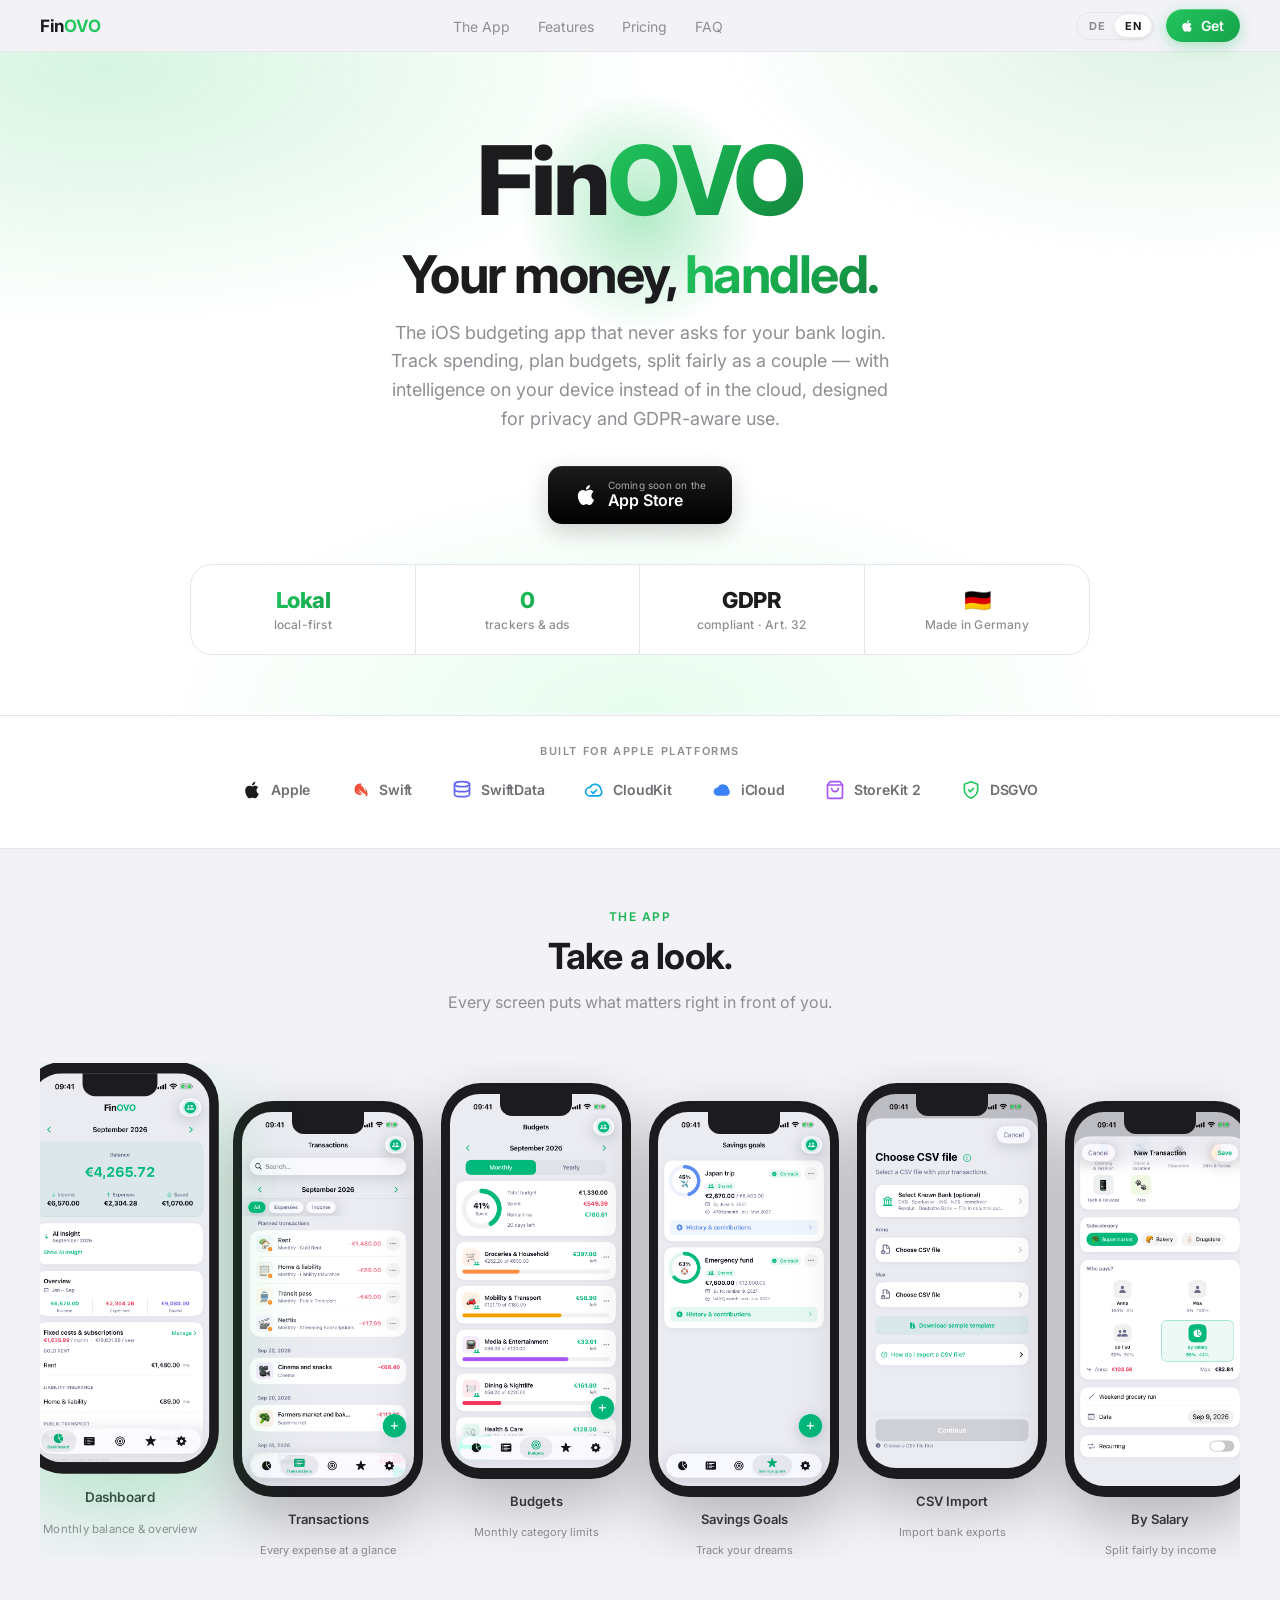
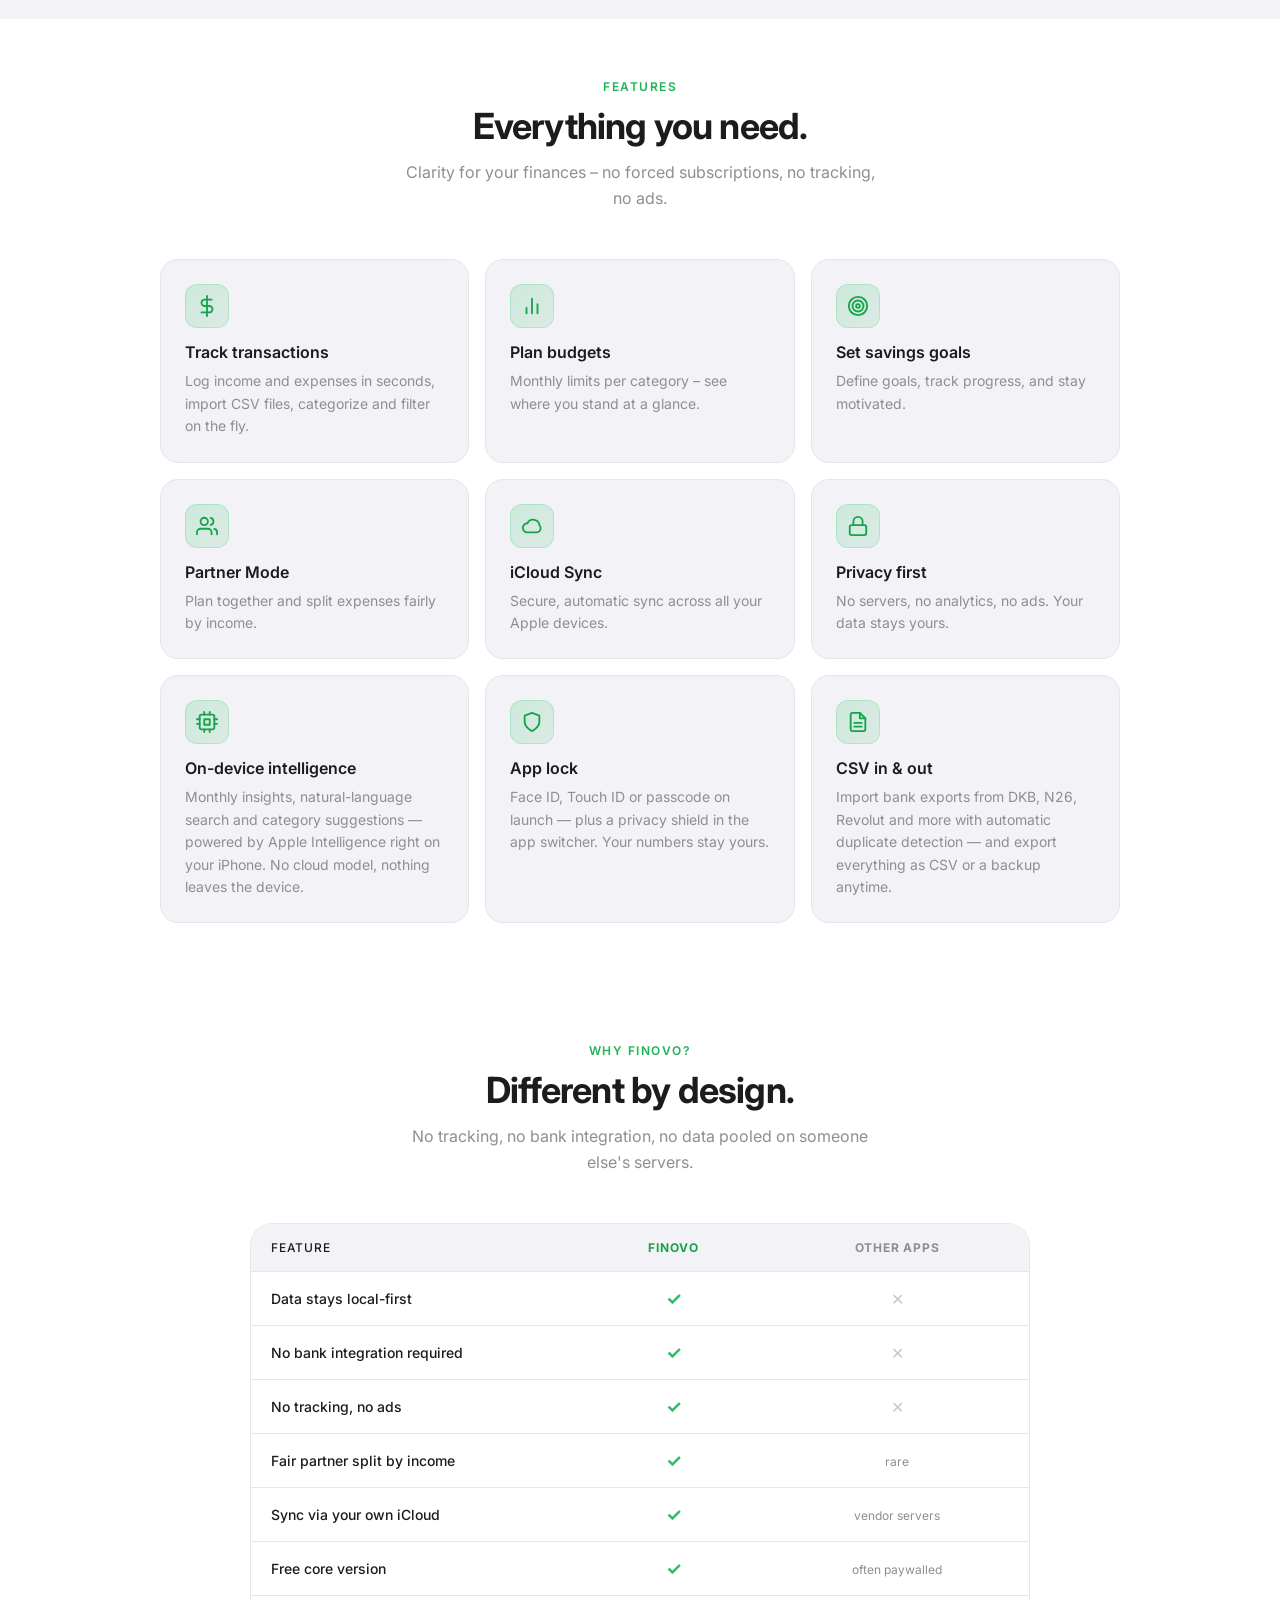
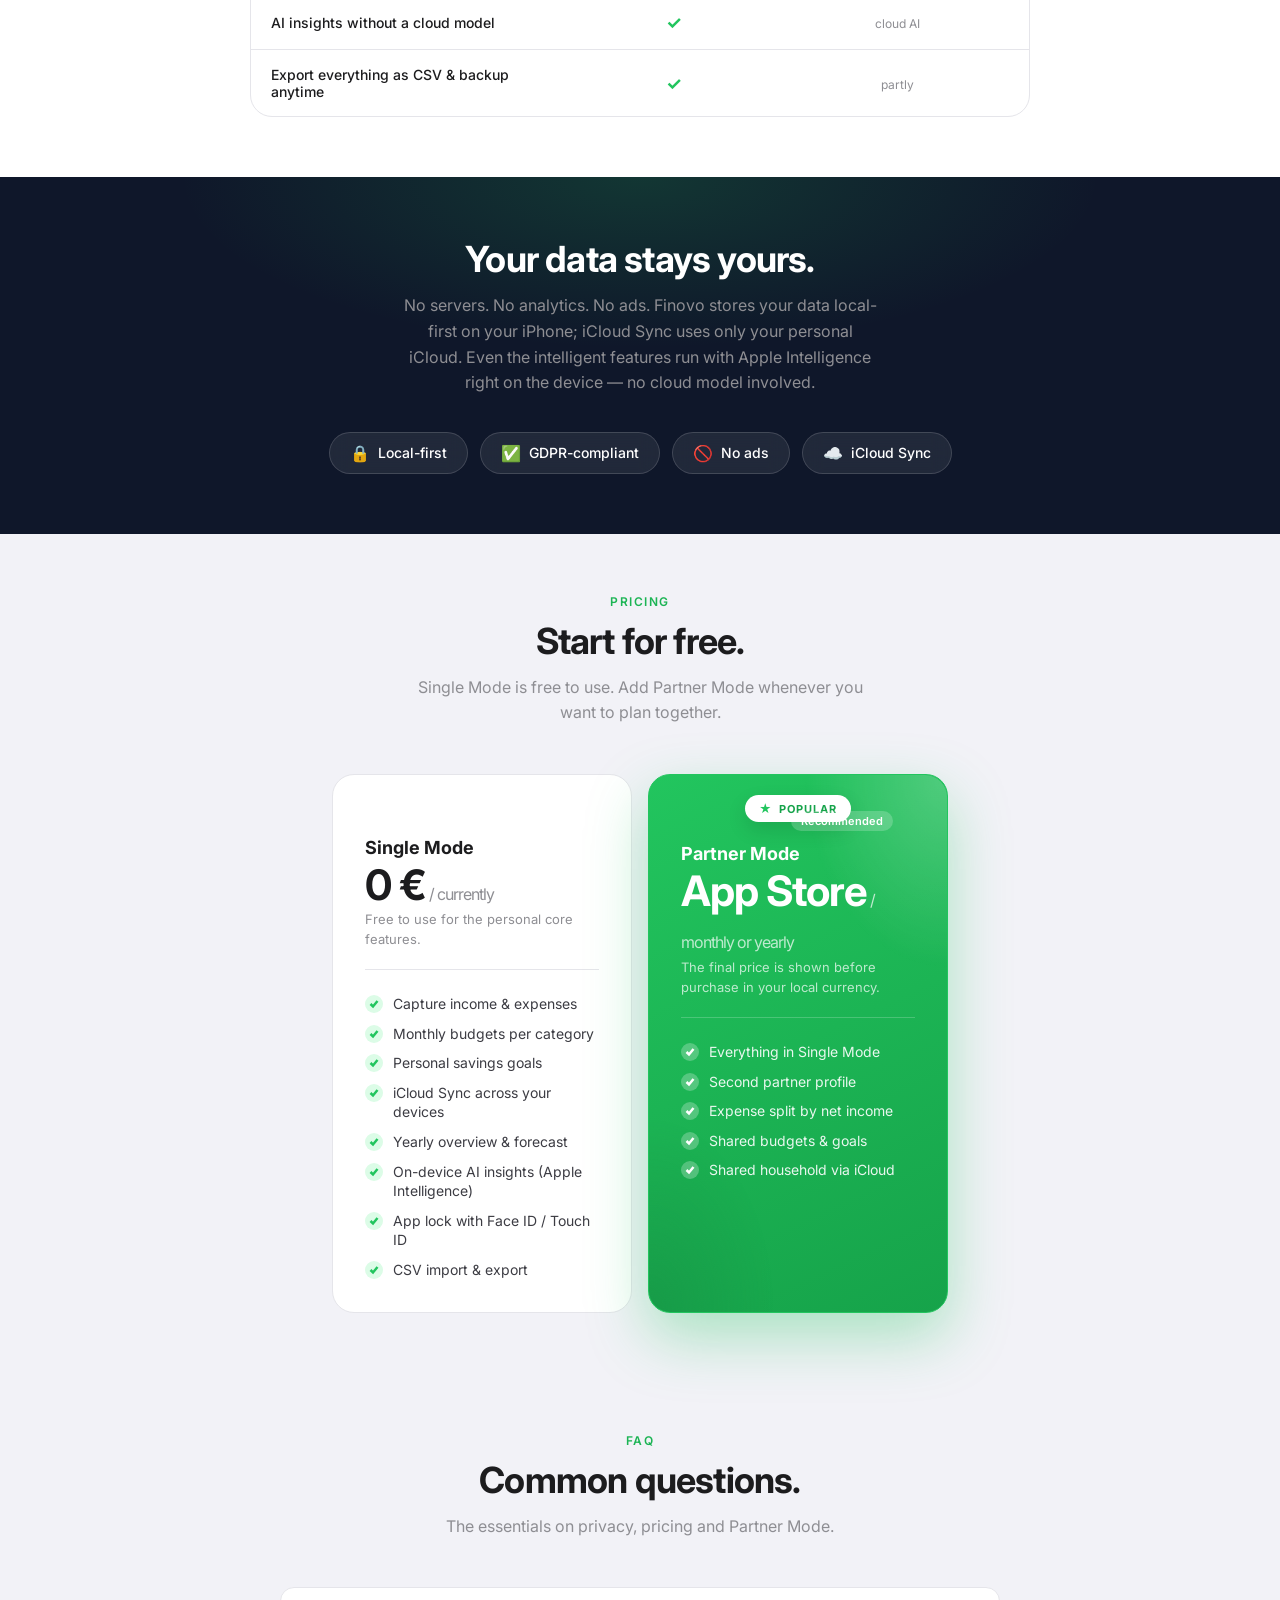
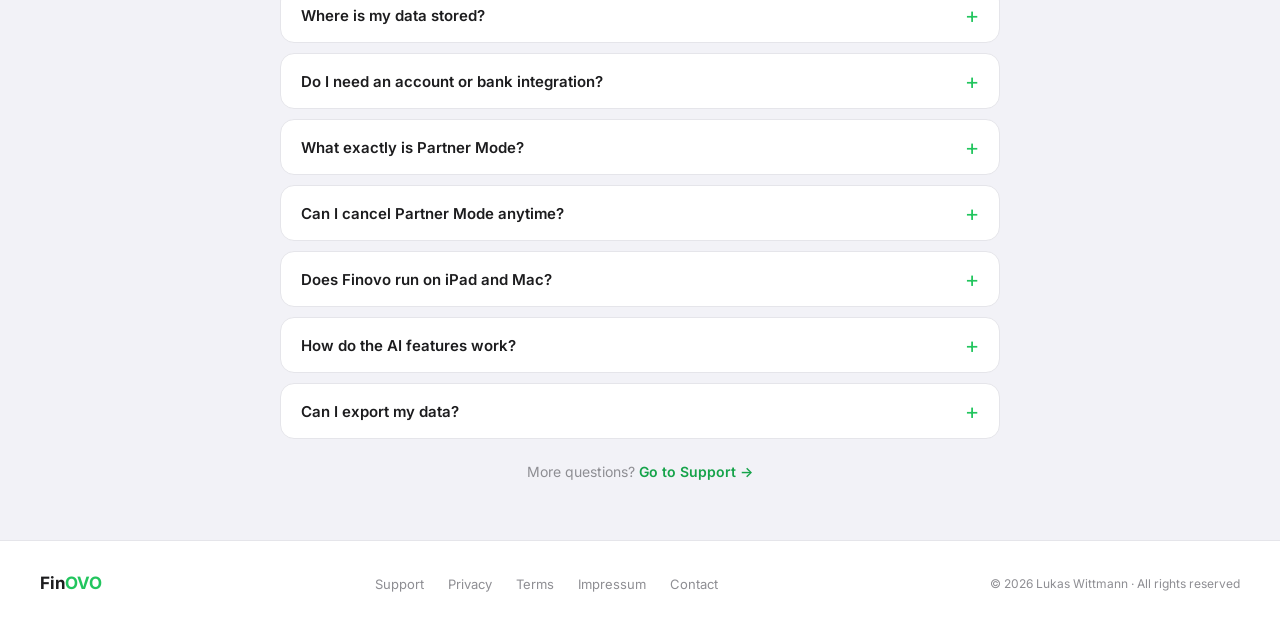
<file: apps/finovo/index.html>
<!DOCTYPE html>
<html lang="de">
<head>
<meta charset="UTF-8">
<meta name="viewport" content="width=device-width, initial-scale=1.0">
<title>Finovo – Haushaltsbudget leicht gemacht</title>
<link rel="icon" type="image/png" href="assets/appicon.png">
<link rel="apple-touch-icon" href="assets/appicon.png">
<meta name="description" content="Finovo – die smarte iOS-App für Haushaltsbudget, Ausgaben-Tracking und gemeinsame Finanzplanung. Privat gestaltet, DSGVO-orientiert, made in Germany.">
<link rel="canonical" href="https://lukeapp.de/apps/finovo/">
<meta name="theme-color" content="#22C55E" media="(prefers-color-scheme: light)">
<meta name="theme-color" content="#0B0F14" media="(prefers-color-scheme: dark)">

<!-- Open Graph -->
<meta property="og:type" content="website">
<meta property="og:title" content="Finovo – Haushaltsbudget leicht gemacht">
<meta property="og:description" content="Die smarte iOS-App für Haushalt, Budget und gemeinsame Finanzen. Lokal zuerst, DSGVO-konform, made in Germany.">
<meta property="og:url" content="https://lukeapp.de/apps/finovo/">
<meta property="og:site_name" content="Finovo">
<meta property="og:image" content="https://lukeapp.de/apps/finovo/assets/appicon.png">
<meta property="og:locale" content="de_DE">

<!-- Twitter -->
<meta name="twitter:card" content="summary_large_image">
<meta name="twitter:title" content="Finovo – Haushaltsbudget leicht gemacht">
<meta name="twitter:description" content="Die smarte iOS-App für Haushalt, Budget und gemeinsame Finanzen. Lokal zuerst, DSGVO-konform.">
<meta name="twitter:image" content="https://lukeapp.de/apps/finovo/assets/appicon.png">

<!-- JSON-LD: SoftwareApplication -->
<script type="application/ld+json">
{
  "@context": "https://schema.org",
  "@type": "MobileApplication",
  "name": "Finovo",
  "operatingSystem": "iOS 17+",
  "applicationCategory": "FinanceApplication",
  "offers": [
    {"@type": "Offer", "price": "0", "priceCurrency": "EUR", "name": "Single Mode"},
    {"@type": "Offer", "price": "0.99", "priceCurrency": "EUR", "name": "Partner Mode (Monat)"},
    {"@type": "Offer", "price": "9.99", "priceCurrency": "EUR", "name": "Partner Mode (Jahr)"}
  ],
  "author": {"@type": "Person", "name": "Lukas Wittmann"},
  "inLanguage": ["de", "en"],
  "url": "https://lukeapp.de/apps/finovo/",
  "description": "Finovo – die smarte iOS-App für Haushaltsbudget, Ausgaben-Tracking und gemeinsame Finanzplanung."
}
</script>

<link rel="preconnect" href="https://fonts.googleapis.com">
<link rel="preconnect" href="https://fonts.gstatic.com" crossorigin>
<link href="https://fonts.googleapis.com/css2?family=SF+Pro+Display:wght@300;400;500;600;700&family=Inter:wght@300;400;500;600;700;800&display=swap" rel="stylesheet">
<style>
  *, *::before, *::after { box-sizing: border-box; margin: 0; padding: 0; }

  :root {
    --green: #22C55E;
    --green-dark: #16A34A;
    --green-light: #DCFCE7;
    --navy: #0F172A;
    --bg: #F2F2F7;
    --white: #FFFFFF;
    --gray: #8E8E93;
    --border: #E5E5EA;
    --text: #1C1C1E;
    --text2: #3C3C43;
  }

  html { scroll-behavior: smooth; }

  body {
    font-family: 'Inter', -apple-system, BlinkMacSystemFont, sans-serif;
    background: #F2F2F7;
    color: var(--text);
    overflow-x: hidden;
  }

  /* ── NAV ── */
  nav {
    background: rgba(242,242,247,0.92);
    backdrop-filter: blur(20px);
    -webkit-backdrop-filter: blur(20px);
    border-bottom: 0.5px solid var(--border);
    position: sticky;
    top: 0;
    z-index: 100;
    padding: 0 40px;
    height: 52px;
    display: flex;
    align-items: center;
    justify-content: space-between;
  }

  .nav-logo {
    font-size: 17px;
    font-weight: 700;
    color: var(--text);
    letter-spacing: -0.3px;
    text-decoration: none;
  }
  .nav-logo span { color: var(--green); }

  .nav-links {
    display: flex;
    gap: 28px;
    list-style: none;
  }
  .nav-links a {
    font-size: 14px;
    color: var(--gray);
    text-decoration: none;
    transition: color 0.15s;
  }
  .nav-links a:hover { color: var(--text); }

  .nav-cta {
    background: var(--green);
    color: white;
    border: none;
    border-radius: 20px;
    padding: 7px 18px;
    font-size: 14px;
    font-weight: 600;
    cursor: pointer;
    font-family: inherit;
    text-decoration: none;
  }

  /* ── HERO ── */
  .hero {
    background: var(--white);
    padding: 80px 40px 60px;
    text-align: center;
    border-bottom: 0.5px solid var(--border);
  }

  .hero-icon {
    width: 80px;
    height: 80px;
    border-radius: 18px;
    overflow: hidden;
    margin: 0 auto 24px;
    box-shadow: 0 4px 20px rgba(0,0,0,0.12);
  }

  .hero-icon img { width: 100%; height: 100%; object-fit: cover; }

  .hero h1 {
    font-size: 52px;
    font-weight: 700;
    letter-spacing: -1.5px;
    line-height: 1.05;
    color: var(--text);
    margin-bottom: 16px;
  }

  .hero h1 .green { color: var(--green); }

  .hero-sub {
    font-size: 18px;
    color: var(--gray);
    line-height: 1.6;
    max-width: 520px;
    margin: 0 auto 32px;
    font-weight: 400;
  }

  .hero-badges {
    display: flex;
    justify-content: center;
    gap: 12px;
    flex-wrap: wrap;
    margin-bottom: 36px;
  }

  .hero-badge {
    display: flex;
    align-items: center;
    gap: 6px;
    background: var(--bg);
    border: 0.5px solid var(--border);
    border-radius: 20px;
    padding: 6px 14px;
    font-size: 13px;
    color: var(--text2);
    font-weight: 500;
  }

  .hero-badge .dot {
    width: 6px;
    height: 6px;
    border-radius: 50%;
    background: var(--green);
  }

  .appstore-btn {
    display: inline-flex;
    align-items: center;
    gap: 10px;
    background: #1C1C1E;
    color: #FFFFFF;
    border-radius: 14px;
    padding: 12px 24px;
    text-decoration: none;
    font-size: 15px;
    font-weight: 600;
    transition: opacity 0.15s;
  }
  .appstore-btn svg { fill: #FFFFFF; }
  .appstore-btn .appstore-sub .small { color: rgba(255,255,255,0.8); }
  .appstore-btn .appstore-sub .big   { color: #FFFFFF; }
  .appstore-btn:hover { opacity: 0.85; }

  /* ── SCREENSHOTS SECTION ── */
  .screenshots-section {
    padding: 60px 40px;
    background: var(--bg);
  }

  .section-header {
    text-align: center;
    margin-bottom: 48px;
  }

  .section-label {
    font-size: 12px;
    font-weight: 600;
    letter-spacing: 1.5px;
    text-transform: uppercase;
    color: var(--green);
    margin-bottom: 10px;
  }

  .section-title {
    font-size: 36px;
    font-weight: 700;
    letter-spacing: -0.8px;
    color: var(--text);
    margin-bottom: 12px;
  }

  .section-sub {
    font-size: 16px;
    color: var(--gray);
    max-width: 480px;
    margin: 0 auto;
    line-height: 1.6;
  }

  /* Phone frames with real screenshots */
  .phones-showcase {
    display: flex;
    gap: 24px;
    justify-content: center;
    align-items: flex-end;
    flex-wrap: wrap;
  }

  .phone-item {
    display: flex;
    flex-direction: column;
    align-items: center;
    gap: 14px;
  }

  .phone-item.featured {
    transform: none;
  }

  .phone-frame {
    background: #1C1C1E;
    border-radius: 40px;
    padding: 11px 9px;
    box-shadow: 0 24px 60px rgba(0,0,0,0.25), 0 0 0 1px rgba(255,255,255,0.08);
    position: relative;
    width: 190px;
  }

  .phone-frame.large {
    width: 220px;
    border-radius: 46px;
    padding: 13px 11px;
  }

  .phone-notch {
    position: absolute;
    top: 11px;
    left: 50%;
    transform: translateX(-50%);
    width: 72px;
    height: 22px;
    background: #1C1C1E;
    border-radius: 0 0 12px 12px;
    z-index: 10;
  }

  .phone-frame.large .phone-notch {
    width: 84px;
    height: 25px;
    top: 13px;
    border-radius: 0 0 14px 14px;
  }

  .phone-screen {
    border-radius: 30px;
    overflow: hidden;
    background: #F2F2F7;
    position: relative;
  }

  .phone-frame.large .phone-screen {
    border-radius: 35px;
  }

  .phone-screen img {
    width: 100%;
    display: block;
  }

  .phone-screen img.shot-en { display: none; }
  html[lang="en"] .phone-screen img.shot-de { display: none; }
  html[lang="en"] .phone-screen img.shot-en { display: block; }

  .phone-label {
    font-size: 13px;
    font-weight: 600;
    color: var(--text2);
    text-align: center;
  }

  .phone-label-sub {
    font-size: 11px;
    color: var(--gray);
    text-align: center;
    margin-top: 2px;
  }

  /* placeholder phone */
  .placeholder-screen {
    background: #F2F2F7;
    display: flex;
    flex-direction: column;
    align-items: center;
    justify-content: center;
    gap: 12px;
    aspect-ratio: 9/19.5;
  }

  .placeholder-icon {
    width: 52px;
    height: 52px;
    background: rgba(34,197,94,0.12);
    border-radius: 14px;
    display: flex;
    align-items: center;
    justify-content: center;
  }

  .placeholder-text {
    font-size: 11px;
    color: var(--gray);
    text-align: center;
    line-height: 1.5;
    padding: 0 20px;
  }

  .placeholder-text strong {
    display: block;
    color: var(--text2);
    font-size: 12px;
    margin-bottom: 3px;
  }

  /* ── FEATURES ── */
  .features-section {
    padding: 60px 40px;
    background: var(--white);
  }

  .features-grid {
    display: grid;
    grid-template-columns: repeat(3, 1fr);
    gap: 16px;
    margin-top: 40px;
    max-width: 960px;
    margin-left: auto;
    margin-right: auto;
  }

  .feature-card {
    background: var(--bg);
    border-radius: 18px;
    padding: 24px;
    border: 0.5px solid var(--border);
  }

  .feature-icon {
    width: 44px;
    height: 44px;
    background: var(--green-light);
    border-radius: 12px;
    display: flex;
    align-items: center;
    justify-content: center;
    margin-bottom: 14px;
    font-size: 20px;
  }

  .feature-card h3 {
    font-size: 16px;
    font-weight: 600;
    color: var(--text);
    margin-bottom: 8px;
  }

  .feature-card p {
    font-size: 14px;
    color: var(--gray);
    line-height: 1.6;
  }

  /* ── PRIVACY ── */
  .privacy-section {
    background: var(--navy);
    padding: 60px 40px;
    text-align: center;
  }

  .privacy-section h2 {
    font-size: 36px;
    font-weight: 700;
    color: white;
    letter-spacing: -0.8px;
    margin-bottom: 12px;
  }

  .privacy-section p {
    font-size: 16px;
    color: #8E8E93;
    max-width: 480px;
    margin: 0 auto 36px;
    line-height: 1.6;
  }

  .privacy-pills {
    display: flex;
    justify-content: center;
    gap: 12px;
    flex-wrap: wrap;
  }

  .privacy-pill {
    display: flex;
    align-items: center;
    gap: 8px;
    background: rgba(255,255,255,0.08);
    border: 0.5px solid rgba(255,255,255,0.15);
    border-radius: 100px;
    padding: 10px 20px;
    font-size: 14px;
    color: white;
    font-weight: 500;
  }

  .privacy-pill .pill-icon { color: var(--green); font-size: 16px; }

  /* ── PRICING ── */
  .pricing-section {
    padding: 60px 40px;
    background: var(--bg);
  }

  .pricing-cards {
    display: flex;
    gap: 16px;
    justify-content: center;
    margin-top: 40px;
    flex-wrap: wrap;
  }

  .pricing-card {
    background: var(--white);
    border: 0.5px solid var(--border);
    border-radius: 22px;
    padding: 32px;
    width: 300px;
    flex-shrink: 0;
  }

  .pricing-card.featured {
    background: var(--green);
    border-color: var(--green);
  }

  .plan-name {
    font-size: 18px;
    font-weight: 700;
    color: var(--text);
    margin-bottom: 6px;
  }
  .pricing-card.featured .plan-name { color: white; }

  .plan-price {
    font-size: 42px;
    font-weight: 700;
    color: var(--text);
    letter-spacing: -1px;
    line-height: 1;
    margin-bottom: 4px;
  }
  .pricing-card.featured .plan-price { color: white; }

  .plan-period {
    font-size: 16px;
    font-weight: 400;
    color: var(--gray);
  }
  .pricing-card.featured .plan-period { color: rgba(255,255,255,0.7); }

  .plan-desc {
    font-size: 13px;
    color: var(--gray);
    margin-bottom: 24px;
    padding-bottom: 20px;
    border-bottom: 0.5px solid var(--border);
    line-height: 1.5;
  }
  .pricing-card.featured .plan-desc {
    color: rgba(255,255,255,0.7);
    border-color: rgba(255,255,255,0.2);
  }

  .plan-features {
    list-style: none;
    display: flex;
    flex-direction: column;
    gap: 10px;
  }

  .plan-features li {
    display: flex;
    align-items: flex-start;
    gap: 10px;
    font-size: 14px;
    color: var(--text2);
    line-height: 1.4;
  }
  .pricing-card.featured .plan-features li { color: rgba(255,255,255,0.9); }

  .check {
    width: 18px;
    height: 18px;
    border-radius: 50%;
    background: var(--green-light);
    flex-shrink: 0;
    display: flex;
    align-items: center;
    justify-content: center;
    margin-top: 1px;
  }
  .pricing-card.featured .check {
    background: rgba(255,255,255,0.25);
  }

  .check svg {
    width: 10px;
    height: 10px;
    stroke: var(--green);
    stroke-width: 2.5;
    fill: none;
  }
  .pricing-card.featured .check svg { stroke: white; }

  .plan-badge {
    display: inline-block;
    background: rgba(255,255,255,0.2);
    color: white;
    font-size: 11px;
    font-weight: 600;
    border-radius: 20px;
    padding: 3px 10px;
    margin-bottom: 12px;
  }

  /* ── FOOTER ── */
  footer {
    background: var(--white);
    border-top: 0.5px solid var(--border);
    padding: 32px 40px;
    display: flex;
    justify-content: space-between;
    align-items: center;
    gap: 20px;
    flex-wrap: wrap;
  }

  .footer-logo {
    font-size: 17px;
    font-weight: 700;
    color: var(--text);
  }
  .footer-logo span { color: var(--green); }

  .footer-links {
    display: flex;
    gap: 24px;
    list-style: none;
  }
  .footer-links a {
    font-size: 13px;
    color: var(--gray);
    text-decoration: none;
  }
  .footer-links a:hover { color: var(--text); }

  .footer-copy {
    font-size: 12px;
    color: var(--gray);
  }

  @media (max-width: 768px) {
    nav { padding: 0 16px; gap: 8px; }
    .nav-links { display: none; }
    .nav-logo { font-size: 16px; }
    .hero { padding: 60px 20px 40px; }
    .hero h1 { font-size: 36px; }
    .screenshots-section, .features-section, .privacy-section, .pricing-section { padding: 48px 20px; }
    .features-grid { grid-template-columns: 1fr 1fr; }
    .phones-showcase { gap: 12px; }
    .phone-frame { width: 145px; border-radius: 30px; padding: 9px 7px; }
    .phone-frame .phone-notch { width: 56px; height: 17px; top: 9px; border-radius: 0 0 9px 9px; }
    .phone-frame .phone-screen { border-radius: 23px; }
    footer { padding: 24px 20px; flex-direction: column; align-items: flex-start; }
    .footer-links { flex-wrap: wrap; gap: 16px; }
  }

  /* ═══════════════════════════════════════════════════ */
  /*                    ENHANCED STYLES                   */
  /* ═══════════════════════════════════════════════════ */

  /* Brand logo img in nav / footer */
  .nav-logo-img, .footer-logo-img {
    height: 26px; width: auto; display: block;
  }
  .footer-logo-img { height: 24px; }

  /* NAV CTA refresh: Apple-style pill with icon */
  .nav-cta {
    display: inline-flex; align-items: center; gap: 7px;
    padding: 8px 16px 8px 14px;
    background: linear-gradient(135deg, #22C55E, #16A34A);
    box-shadow: 0 4px 14px rgba(34,197,94,0.35), inset 0 1px 0 rgba(255,255,255,0.25);
    transition: transform 0.2s ease, box-shadow 0.2s ease;
  }
  .nav-cta:hover {
    transform: translateY(-1px);
    box-shadow: 0 8px 20px rgba(34,197,94,0.45), inset 0 1px 0 rgba(255,255,255,0.3);
  }
  .nav-cta svg { width: 14px; height: 14px; fill: white; }

  /* HERO: mesh gradient aura + glowing icon */
  .hero {
    position: relative;
    overflow: hidden;
    background: var(--white);
  }
  .hero::before {
    content: '';
    position: absolute; inset: -30% -10% auto -10%;
    height: 130%;
    background:
      radial-gradient(60% 50% at 15% 25%, rgba(34,197,94,0.18) 0%, rgba(34,197,94,0) 60%),
      radial-gradient(50% 45% at 85% 20%, rgba(22,163,74,0.14) 0%, rgba(22,163,74,0) 60%),
      radial-gradient(45% 40% at 50% 100%, rgba(220,252,231,0.7) 0%, rgba(220,252,231,0) 70%);
    z-index: 0; pointer-events: none;
    filter: blur(2px);
  }
  .hero::after {
    content: '';
    position: absolute;
    left: 50%; top: 40px;
    width: 240px; height: 240px;
    transform: translateX(-50%);
    background: radial-gradient(closest-side, rgba(34,197,94,0.35), rgba(34,197,94,0));
    z-index: 0; pointer-events: none;
    animation: pulse 6s ease-in-out infinite;
  }
  @keyframes pulse {
    0%, 100% { opacity: 0.55; transform: translateX(-50%) scale(1); }
    50%      { opacity: 0.85; transform: translateX(-50%) scale(1.08); }
  }
  .hero > * { position: relative; z-index: 1; }

  .hero-wordmark {
    font-size: 96px;
    font-weight: 800;
    letter-spacing: -3px;
    color: var(--text);
    text-align: center;
    margin: 0 auto 20px;
    line-height: 1;
    animation: floaty 5s ease-in-out infinite;
  }
  .hero-wordmark span {
    background: linear-gradient(135deg, #22C55E 0%, #16A34A 60%, #15803D 100%);
    -webkit-background-clip: text;
    background-clip: text;
    -webkit-text-fill-color: transparent;
    color: transparent;
  }
  @media (max-width: 768px) {
    .hero-wordmark { font-size: 64px; letter-spacing: -2px; }
  }
  @keyframes floaty {
    0%, 100% { transform: translateY(0); }
    50%      { transform: translateY(-6px); }
  }

  /* Gradient headline */
  .hero h1 .green {
    background: linear-gradient(135deg, #22C55E 0%, #16A34A 60%, #15803D 100%);
    -webkit-background-clip: text;
    background-clip: text;
    -webkit-text-fill-color: transparent;
    color: transparent;
  }

  /* Trust strip: Built for Apple */
  .trust-strip {
    background: var(--white);
    padding: 28px 40px 48px;
    border-bottom: 0.5px solid var(--border);
  }
  .trust-strip .trust-label {
    text-align: center;
    font-size: 11px;
    font-weight: 600;
    letter-spacing: 1.6px;
    text-transform: uppercase;
    color: var(--gray);
    margin-bottom: 22px;
  }
  .trust-logos {
    display: flex; justify-content: center; align-items: center;
    gap: 40px; flex-wrap: wrap;
    max-width: 960px; margin: 0 auto;
  }
  .trust-logo {
    display: inline-flex; align-items: center; gap: 9px;
    color: #6e6e73;
    font-size: 14px; font-weight: 600;
    letter-spacing: -0.2px;
    transition: color 0.2s ease, transform 0.2s ease;
  }
  .trust-logo:hover { color: var(--text); transform: translateY(-1px); }
  .trust-logo svg { width: 20px; height: 20px; flex-shrink: 0; }
  .trust-logo.swift svg   { color: #F05138; }
  .trust-logo.icloud svg  { color: #3B82F6; }
  .trust-logo.cloudkit svg{ color: #0EA5E9; }
  .trust-logo.storekit svg{ color: #A855F7; }
  .trust-logo.swiftdata svg { color: #6366F1; }
  .trust-logo.dsgvo svg   { color: #22C55E; }
  .trust-logo.apple svg   { color: var(--text); }

  /* Feature card upgrades */
  .feature-card {
    transition: transform 0.25s ease, box-shadow 0.25s ease, border-color 0.25s ease;
  }
  .feature-card:hover {
    transform: translateY(-4px);
    box-shadow: 0 18px 40px rgba(0,0,0,0.08);
    border-color: rgba(34,197,94,0.35);
  }
  .feature-icon {
    background: linear-gradient(135deg, rgba(34,197,94,0.18), rgba(22,163,74,0.1));
    box-shadow: inset 0 0 0 1px rgba(34,197,94,0.2);
  }

  /* Privacy section glow */
  .privacy-section {
    position: relative;
    overflow: hidden;
    background:
      radial-gradient(60% 80% at 50% 0%, rgba(34,197,94,0.18) 0%, rgba(34,197,94,0) 60%),
      var(--navy);
  }
  .privacy-section::before {
    content: '';
    position: absolute; inset: auto 0 -40% 0; height: 70%;
    background: radial-gradient(50% 60% at 50% 100%, rgba(34,197,94,0.16), rgba(34,197,94,0) 70%);
    pointer-events: none;
  }
  .privacy-section h2, .privacy-section p, .privacy-pills { position: relative; z-index: 1; }
  .privacy-pill {
    backdrop-filter: blur(10px);
    -webkit-backdrop-filter: blur(10px);
    transition: background 0.2s ease, transform 0.2s ease;
  }
  .privacy-pill:hover {
    background: rgba(255,255,255,0.14);
    transform: translateY(-1px);
  }

  /* Pricing: floating "Popular" badge + gradient featured card */
  .pricing-card {
    position: relative;
    transition: transform 0.25s ease, box-shadow 0.25s ease;
  }
  .pricing-card:hover {
    transform: translateY(-4px);
    box-shadow: 0 20px 50px rgba(0,0,0,0.08);
  }
  .pricing-card.featured {
    background: linear-gradient(155deg, #22C55E 0%, #16A34A 100%);
    box-shadow: 0 24px 60px rgba(34,197,94,0.35);
  }
  .pricing-card.featured::before {
    content: '';
    position: absolute; inset: 0;
    border-radius: inherit;
    background:
      radial-gradient(80% 60% at 100% 0%, rgba(255,255,255,0.22), rgba(255,255,255,0) 60%),
      radial-gradient(70% 60% at 0% 100%, rgba(21,128,61,0.35), rgba(21,128,61,0) 60%);
    pointer-events: none;
  }
  .pricing-card.featured > * { position: relative; z-index: 1; }

  .popular-badge {
    position: absolute;
    top: -12px; left: 50%;
    transform: translateX(-50%);
    background: var(--white);
    color: var(--green-dark);
    font-size: 11px; font-weight: 700;
    letter-spacing: 1px; text-transform: uppercase;
    padding: 6px 14px;
    border-radius: 100px;
    box-shadow: 0 8px 20px rgba(0,0,0,0.12);
    display: inline-flex; align-items: center; gap: 6px;
    z-index: 3;
  }
  .popular-badge::before {
    content: '★';
    color: var(--green);
    font-size: 12px;
  }

  /* Stats strip */
  .stats-strip {
    display: grid;
    grid-template-columns: repeat(4, 1fr);
    max-width: 900px;
    margin: 40px auto 0;
    background: var(--white);
    border: 0.5px solid var(--border);
    border-radius: 22px;
    overflow: hidden;
  }
  .stat {
    padding: 22px 16px;
    text-align: center;
    border-right: 0.5px solid var(--border);
  }
  .stat:last-child { border-right: none; }
  .stat-value {
    font-size: 22px; font-weight: 800;
    color: var(--text); letter-spacing: -0.5px;
  }
  .stat-value .green {
    background: linear-gradient(135deg, #22C55E, #16A34A);
    -webkit-background-clip: text; background-clip: text;
    -webkit-text-fill-color: transparent;
  }
  .stat-label {
    font-size: 12px; color: var(--gray);
    margin-top: 4px; font-weight: 500;
    letter-spacing: 0.2px;
  }

  /* Section label with gradient underline */
  .section-label {
    background: linear-gradient(135deg, #22C55E, #16A34A);
    -webkit-background-clip: text; background-clip: text;
    -webkit-text-fill-color: transparent;
  }

  /* App store button Apple-style polish */
  .appstore-btn {
    background: linear-gradient(180deg, #1C1C1E 0%, #000 100%);
    box-shadow: 0 8px 24px rgba(0,0,0,0.18), inset 0 1px 0 rgba(255,255,255,0.08);
    padding: 14px 26px;
    transition: transform 0.2s ease, box-shadow 0.2s ease;
  }
  .appstore-btn:hover {
    transform: translateY(-1px);
    box-shadow: 0 12px 28px rgba(0,0,0,0.28);
    opacity: 1;
  }
  .appstore-sub {
    display: flex; flex-direction: column; align-items: flex-start;
    line-height: 1.15;
  }
  .appstore-sub .small { font-size: 10px; font-weight: 400; opacity: 0.8; letter-spacing: 0.2px; }
  .appstore-sub .big   { font-size: 16px; font-weight: 600; letter-spacing: -0.2px; }

  @media (max-width: 768px) {
    .trust-logos { gap: 20px 28px; }
    .stats-strip { grid-template-columns: repeat(2, 1fr); }
    .stat:nth-child(2) { border-right: none; }
    .stat:nth-child(1), .stat:nth-child(2) { border-bottom: 0.5px solid var(--border); }
    .trust-strip { padding: 24px 20px 36px; }
  }

  /* ═══════════════════════════════════════════════════ */
  /*        HERO EYEBROW + SCROLL REVEAL + MISC          */
  /* ═══════════════════════════════════════════════════ */

  .hero-eyebrow {
    display: inline-flex; align-items: center; gap: 8px;
    padding: 6px 14px;
    background: var(--green-light);
    color: var(--green-dark);
    border-radius: 100px;
    font-size: 12px; font-weight: 700;
    letter-spacing: 1.2px; text-transform: uppercase;
    margin-bottom: 20px;
  }
  .hero-eyebrow .dot {
    width: 6px; height: 6px; border-radius: 50%;
    background: var(--green);
    box-shadow: 0 0 0 0 rgba(34,197,94,0.5);
    animation: ping 2s ease-out infinite;
  }
  @keyframes ping {
    0%   { box-shadow: 0 0 0 0 rgba(34,197,94,0.5); }
    70%  { box-shadow: 0 0 0 8px rgba(34,197,94,0); }
    100% { box-shadow: 0 0 0 0 rgba(34,197,94,0); }
  }

  /* Scroll-reveal */
  .reveal {
    opacity: 0;
    transform: translateY(18px);
    transition: opacity 0.6s ease, transform 0.6s ease;
  }
  .reveal.in {
    opacity: 1;
    transform: translateY(0);
  }
  @media (prefers-reduced-motion: reduce) {
    .reveal { opacity: 1; transform: none; transition: none; }
    .hero-wordmark, .hero::after, .hero-eyebrow .dot { animation: none !important; }
  }

  /* Staggered phone layout */
  @media (min-width: 900px) {
    .phones-showcase {
      align-items: center;
      gap: 18px;
      flex-wrap: nowrap;
      overflow-x: auto;
      padding: 20px 20px 20px;
      scrollbar-width: none;
    }
    .phones-showcase::-webkit-scrollbar { display: none; }
    .phone-item        { transform: translateY(18px); }
    .phone-item:nth-child(odd)  { transform: translateY(0); }
    .phone-item.featured {
      transform: translateY(-12px) scale(1.04);
      z-index: 2;
    }
    .phone-item.featured .phone-frame {
      box-shadow: 0 32px 80px rgba(34,197,94,0.28), 0 0 0 1px rgba(255,255,255,0.08);
    }
  }

  /* Partner Mode mock screen (replaces "Screenshot folgt") */
  .partner-mock {
    aspect-ratio: 9/19.5;
    background: linear-gradient(180deg, #DCFCE7 0%, #FFFFFF 50%, #F2F2F7 100%);
    display: flex; flex-direction: column;
    padding: 28px 14px 14px;
    gap: 10px;
  }
  .partner-mock .pm-head {
    font-size: 10px; font-weight: 700; color: var(--green-dark);
    letter-spacing: 0.8px; text-transform: uppercase;
    text-align: center; margin-bottom: 2px;
  }
  .partner-mock .pm-title {
    font-size: 14px; font-weight: 700; color: var(--text);
    text-align: center; line-height: 1.2;
    margin-bottom: 10px;
  }
  .partner-mock .pm-avatars {
    display: flex; justify-content: center; gap: -8px; margin-bottom: 6px;
  }
  .partner-mock .pm-avatar {
    width: 32px; height: 32px; border-radius: 50%;
    background: linear-gradient(135deg, #22C55E, #16A34A);
    color: white; font-size: 12px; font-weight: 700;
    display: flex; align-items: center; justify-content: center;
    border: 2px solid white;
    margin-left: -6px;
  }
  .partner-mock .pm-avatar:first-child { margin-left: 0; background: linear-gradient(135deg, #A855F7, #6366F1); }
  .partner-mock .pm-bar {
    background: white; border-radius: 10px;
    padding: 8px 10px;
    box-shadow: 0 2px 8px rgba(0,0,0,0.04);
    display: flex; align-items: center; justify-content: space-between;
    font-size: 10px;
  }
  .partner-mock .pm-bar .pm-name { font-weight: 600; color: var(--text); }
  .partner-mock .pm-bar .pm-amt  { color: var(--green-dark); font-weight: 700; }
  .partner-mock .pm-progress {
    margin-top: 6px;
    height: 4px; background: rgba(0,0,0,0.06);
    border-radius: 3px; overflow: hidden;
  }
  .partner-mock .pm-progress span {
    display: block; height: 100%;
    background: linear-gradient(90deg, #22C55E, #16A34A);
  }

  /* Comparison Table */
  .compare-section {
    padding: 60px 40px;
    background: var(--white);
  }
  .compare-table {
    max-width: 780px; margin: 40px auto 0;
    background: var(--white);
    border: 0.5px solid var(--border);
    border-radius: 22px;
    overflow: hidden;
  }
  .compare-row {
    display: grid;
    grid-template-columns: 1.3fr 1fr 1fr;
    align-items: center;
    padding: 16px 20px;
    border-bottom: 0.5px solid var(--border);
    font-size: 14px;
  }
  .compare-row:last-child { border-bottom: none; }
  .compare-row.head {
    background: var(--bg);
    font-size: 12px; font-weight: 700;
    text-transform: uppercase;
    letter-spacing: 0.8px;
    color: var(--gray);
  }
  .compare-row.head .col-us { color: var(--green-dark); }
  .compare-row .col-feat { color: var(--text); font-weight: 500; }
  .compare-row .col-us,
  .compare-row .col-them { text-align: center; }
  .compare-check { color: var(--green); font-size: 18px; font-weight: 700; }
  .compare-cross { color: #C7C7CC; font-size: 16px; }
  .compare-text { font-size: 12px; color: var(--gray); }

  /* FAQ Teaser */
  .faq-section {
    padding: 60px 40px;
    background: var(--bg);
  }
  .faq-list {
    max-width: 720px;
    margin: 40px auto 0;
    display: flex; flex-direction: column; gap: 10px;
  }
  .faq-item {
    background: var(--white);
    border: 0.5px solid var(--border);
    border-radius: 14px;
    padding: 0;
    overflow: hidden;
    transition: border-color 0.2s ease;
  }
  .faq-item[open] { border-color: rgba(34,197,94,0.5); }
  .faq-item summary {
    list-style: none;
    padding: 16px 20px;
    cursor: pointer;
    font-size: 15px;
    font-weight: 600;
    color: var(--text);
    display: flex; justify-content: space-between; align-items: center;
    gap: 12px;
  }
  .faq-item summary::-webkit-details-marker { display: none; }
  .faq-item summary::after {
    content: '+';
    font-size: 22px; font-weight: 400;
    color: var(--green);
    transition: transform 0.2s ease;
    line-height: 1;
  }
  .faq-item[open] summary::after { transform: rotate(45deg); }
  .faq-body {
    padding: 0 20px 16px;
    font-size: 14px;
    color: var(--text2);
    line-height: 1.6;
  }
  .faq-footer {
    text-align: center; margin-top: 24px;
    font-size: 14px; color: var(--gray);
  }
  .faq-footer a {
    color: var(--green-dark); text-decoration: none; font-weight: 600;
  }
  .faq-footer a:hover { text-decoration: underline; }

  /* Sticky mobile CTA */
  .sticky-cta {
    display: none;
    position: fixed; left: 16px; right: 16px; bottom: 16px;
    z-index: 90;
    background: linear-gradient(135deg, #22C55E, #16A34A);
    color: white;
    border-radius: 16px;
    padding: 14px 20px;
    text-align: center;
    font-weight: 700; font-size: 15px;
    text-decoration: none;
    box-shadow: 0 12px 30px rgba(34,197,94,0.4), 0 0 0 1px rgba(255,255,255,0.15) inset;
    transform: translateY(120%);
    transition: transform 0.3s ease;
    align-items: center; justify-content: center; gap: 8px;
  }
  .sticky-cta.show { transform: translateY(0); }
  .sticky-cta svg { width: 16px; height: 16px; fill: white; }
  @media (max-width: 768px) {
    .sticky-cta { display: inline-flex; }
  }

  /* Language toggle */
  .lang-toggle {
    display: inline-flex;
    background: var(--bg);
    border: 0.5px solid var(--border);
    border-radius: 100px;
    padding: 2px;
    margin-right: 12px;
  }
  .lang-toggle button {
    background: transparent; border: none;
    padding: 4px 10px; border-radius: 100px;
    font-size: 11px; font-weight: 700; letter-spacing: 0.4px;
    color: var(--gray); cursor: pointer;
    font-family: inherit;
    transition: background 0.2s ease, color 0.2s ease;
  }
  .lang-toggle button.active {
    background: var(--white);
    color: var(--text);
    box-shadow: 0 2px 6px rgba(0,0,0,0.08);
  }

  /* Dark mode */
  @media (prefers-color-scheme: dark) {
    :root {
      --bg:     #0B0F14;
      --white:  #12171E;
      --text:   #F5F5F7;
      --text2:  #E5E5EA;
      --gray:   #98989F;
      --border: rgba(255,255,255,0.1);
      --navy:   #000;
      --green-light: rgba(34,197,94,0.15);
    }
    body { background: #0B0F14; }
    nav { background: rgba(11,15,20,0.8); }
    .appstore-btn {
      background: linear-gradient(180deg, #2A2A2C 0%, #1C1C1E 100%);
    }
    .hero::before {
      background:
        radial-gradient(60% 50% at 15% 25%, rgba(34,197,94,0.22) 0%, rgba(34,197,94,0) 60%),
        radial-gradient(50% 45% at 85% 20%, rgba(22,163,74,0.18) 0%, rgba(22,163,74,0) 60%),
        radial-gradient(45% 40% at 50% 100%, rgba(34,197,94,0.1) 0%, rgba(34,197,94,0) 70%);
    }
    .feature-card { background: #181E26; }
    .feature-icon { background: linear-gradient(135deg, rgba(34,197,94,0.25), rgba(22,163,74,0.15)); }
    .stats-strip, .compare-table, .faq-item, .pricing-card, .hero-badge {
      background: #12171E;
    }
    .pricing-card.featured { background: linear-gradient(155deg, #22C55E 0%, #16A34A 100%); }
    .trust-strip { background: #12171E; }
    .compare-row.head { background: #0B0F14; }
    .partner-mock {
      background: linear-gradient(180deg, rgba(34,197,94,0.2) 0%, #12171E 50%, #0B0F14 100%);
    }
    .partner-mock .pm-title { color: var(--text); }
    .partner-mock .pm-bar { background: #1C2229; }
    .partner-mock .pm-bar .pm-name { color: var(--text); }
    .phone-screen { background: #12171E; }
    .placeholder-screen { background: #12171E; }
    .placeholder-text strong { color: var(--text); }
    .lang-toggle { background: #12171E; }
    .lang-toggle button.active { background: #2A2A2C; color: var(--text); }
    .trust-logo { color: #98989F; }
    .trust-logo:hover { color: var(--text); }
    .trust-logo.apple svg { color: var(--text); }
    .privacy-section { background: #000; }
    .faq-body { color: var(--text2); }
  }

  /* i18n helpers */
  .i18n-en { display: none; }
  html[lang="en"] .i18n-de { display: none; }
  html[lang="en"] .i18n-en { display: inline; }
  html[lang="en"] .i18n-en.block { display: block; }
  .i18n-de.block { display: block; }
  html[lang="en"] .i18n-de.block { display: none; }

  @media (max-width: 768px) {
    .compare-row { grid-template-columns: 1.4fr 0.8fr 0.8fr; padding: 14px 14px; font-size: 13px; }
    .compare-section, .faq-section { padding: 48px 20px; }
    main, footer { padding-bottom: 80px !important; }
    footer { padding: 24px 20px 90px; }

    /* Compact nav controls on mobile */
    .lang-toggle { margin-right: 6px; padding: 1px; }
    .lang-toggle button { padding: 3px 8px; font-size: 10px; letter-spacing: 0.3px; }
    .nav-cta { padding: 6px 12px 6px 10px; font-size: 13px; gap: 5px; }
    .nav-cta svg { width: 12px; height: 12px; }
  }
</style>
</head>
<body>

<!-- NAV -->
<nav>
  <a href="#" class="nav-logo" aria-label="Finovo">Fin<span>OVO</span></a>
  <ul class="nav-links">
    <li><a href="#screenshots"><span class="i18n-de">Die App</span><span class="i18n-en">The App</span></a></li>
    <li><a href="#features"><span class="i18n-de">Funktionen</span><span class="i18n-en">Features</span></a></li>
    <li><a href="#pricing"><span class="i18n-de">Preise</span><span class="i18n-en">Pricing</span></a></li>
    <li><a href="#faq">FAQ</a></li>
  </ul>
  <div style="display:flex;align-items:center;">
  <div class="lang-toggle" role="group" aria-label="Sprache">
    <button type="button" data-lang="de" class="active">DE</button>
    <button type="button" data-lang="en">EN</button>
  </div>
  <a href="#" class="nav-cta" aria-label="Im App Store laden">
    <svg viewBox="0 0 24 24" aria-hidden="true">
      <path d="M18.71 19.5c-.83 1.24-1.71 2.45-3.05 2.47-1.34.03-1.77-.79-3.29-.79-1.53 0-2 .77-3.27.82-1.31.05-2.3-1.32-3.14-2.53C4.25 17 2.94 12.45 4.7 9.39c.87-1.52 2.43-2.48 4.12-2.51 1.28-.02 2.5.87 3.29.87.78 0 2.26-1.07 3.8-.91.65.03 2.47.26 3.64 1.98-.09.06-2.17 1.28-2.15 3.81.03 3.02 2.65 4.03 2.68 4.04-.03.07-.42 1.44-1.38 2.83M13 3.5c.73-.83 1.94-1.46 2.94-1.5.13 1.17-.34 2.35-1.04 3.19-.69.85-1.83 1.51-2.95 1.42-.15-1.15.41-2.35 1.05-3.11z"/>
    </svg>
    <span class="i18n-de">Laden</span><span class="i18n-en">Get</span>
  </a>
  </div>
</nav>

<!-- HERO -->
<div class="hero">
  <div class="hero-wordmark" aria-label="Finovo">Fin<span>OVO</span></div>
  <h1>
    <span class="i18n-de">Finanzen im <span class="green">Griff.</span></span>
    <span class="i18n-en">Your money, <span class="green">handled.</span></span>
  </h1>
  <p class="hero-sub">
    <span class="i18n-de">Die Haushalts-App für iOS, die ohne Bank-Login auskommt. Ausgaben tracken, Budgets planen, fair zu zweit teilen – mit Intelligenz auf dem Gerät statt in der Cloud, privat gestaltet und DSGVO-orientiert.</span>
    <span class="i18n-en">The iOS budgeting app that never asks for your bank login. Track spending, plan budgets, split fairly as a couple — with intelligence on your device instead of in the cloud, designed for privacy and GDPR-aware use.</span>
  </p>

  <a href="#" class="appstore-btn">
    <svg width="24" height="24" viewBox="0 0 24 24" fill="white">
      <path d="M18.71 19.5c-.83 1.24-1.71 2.45-3.05 2.47-1.34.03-1.77-.79-3.29-.79-1.53 0-2 .77-3.27.82-1.31.05-2.3-1.32-3.14-2.53C4.25 17 2.94 12.45 4.7 9.39c.87-1.52 2.43-2.48 4.12-2.51 1.28-.02 2.5.87 3.29.87.78 0 2.26-1.07 3.8-.91.65.03 2.47.26 3.64 1.98-.09.06-2.17 1.28-2.15 3.81.03 3.02 2.65 4.03 2.68 4.04-.03.07-.42 1.44-1.38 2.83M13 3.5c.73-.83 1.94-1.46 2.94-1.5.13 1.17-.34 2.35-1.04 3.19-.69.85-1.83 1.51-2.95 1.42-.15-1.15.41-2.35 1.05-3.11z"/>
    </svg>
    <span class="appstore-sub">
      <span class="small"><span class="i18n-de">Bald verfügbar im</span><span class="i18n-en">Coming soon on the</span></span>
      <span class="big">App Store</span>
    </span>
  </a>

  <div class="stats-strip">
    <div class="stat">
      <div class="stat-value"><span class="green">Lokal</span></div>
      <div class="stat-label"><span class="i18n-de">lokal zuerst</span><span class="i18n-en">local-first</span></div>
    </div>
    <div class="stat">
      <div class="stat-value"><span class="green" data-count="0">0</span></div>
      <div class="stat-label"><span class="i18n-de">Tracker & Werbung</span><span class="i18n-en">trackers & ads</span></div>
    </div>
    <div class="stat">
      <div class="stat-value"><span class="i18n-de">DSGVO</span><span class="i18n-en">GDPR</span></div>
      <div class="stat-label"><span class="i18n-de">konform · Art. 32</span><span class="i18n-en">compliant · Art. 32</span></div>
    </div>
    <div class="stat">
      <div class="stat-value">🇩🇪</div>
      <div class="stat-label"><span class="i18n-de">Made in Germany</span><span class="i18n-en">Made in Germany</span></div>
    </div>
  </div>
</div>

<!-- TRUST STRIP -->
<div class="trust-strip">
  <div class="trust-label"><span class="i18n-de">Gebaut für Apple Plattformen</span><span class="i18n-en">Built for Apple Platforms</span></div>
  <div class="trust-logos">
    <div class="trust-logo apple" title="Apple">
      <svg viewBox="0 0 24 24" fill="currentColor" aria-hidden="true">
        <path d="M18.71 19.5c-.83 1.24-1.71 2.45-3.05 2.47-1.34.03-1.77-.79-3.29-.79-1.53 0-2 .77-3.27.82-1.31.05-2.3-1.32-3.14-2.53C4.25 17 2.94 12.45 4.7 9.39c.87-1.52 2.43-2.48 4.12-2.51 1.28-.02 2.5.87 3.29.87.78 0 2.26-1.07 3.8-.91.65.03 2.47.26 3.64 1.98-.09.06-2.17 1.28-2.15 3.81.03 3.02 2.65 4.03 2.68 4.04-.03.07-.42 1.44-1.38 2.83M13 3.5c.73-.83 1.94-1.46 2.94-1.5.13 1.17-.34 2.35-1.04 3.19-.69.85-1.83 1.51-2.95 1.42-.15-1.15.41-2.35 1.05-3.11z"/>
      </svg>
      Apple
    </div>
    <div class="trust-logo swift" title="Swift">
      <svg viewBox="0 0 24 24" fill="currentColor" aria-hidden="true">
        <path d="M18.9 17.3c-3-1.8-6.6-4.3-9.1-7.1 1.3 2.5 3.6 5.1 6 7-2.6-1-5.5-2.7-7.7-5 1.7 2.3 4 4.3 6.5 5.8-3.6.7-7.1-1.4-8.4-3.1C3.8 7.7 8.5 2.9 14.1 4.7c-.3.3-1 .9-1.3 1.3 3 2 4.9 5.1 5.4 8.3.5-1.1.7-2.6 0-5 1.6 1.9 2.6 4.5 2.5 7.2.2 0 .4-.3.7-.8.2.9.1 2-.5 2.9.2-.7.1-1.6-.3-2 .3 1.5-.4 3.4-1.7 3.9v-3.2z"/>
      </svg>
      Swift
    </div>
    <div class="trust-logo swiftdata" title="SwiftData">
      <svg viewBox="0 0 24 24" fill="none" stroke="currentColor" stroke-width="2" stroke-linecap="round" stroke-linejoin="round" aria-hidden="true">
        <ellipse cx="12" cy="5" rx="9" ry="3"/>
        <path d="M3 5v6c0 1.7 4 3 9 3s9-1.3 9-3V5"/>
        <path d="M3 11v6c0 1.7 4 3 9 3s9-1.3 9-3v-6"/>
      </svg>
      SwiftData
    </div>
    <div class="trust-logo cloudkit" title="CloudKit">
      <svg viewBox="0 0 24 24" fill="none" stroke="currentColor" stroke-width="2" stroke-linecap="round" stroke-linejoin="round" aria-hidden="true">
        <path d="M17.5 19H7A5 5 0 017 9a7 7 0 0113.2 2.4A4.5 4.5 0 0117.5 19z"/>
        <path d="M9 14l2 2 4-4"/>
      </svg>
      CloudKit
    </div>
    <div class="trust-logo icloud" title="iCloud">
      <svg viewBox="0 0 24 24" fill="currentColor" aria-hidden="true">
        <path d="M17.5 19H7A5 5 0 117 9a7 7 0 0113.2 2.4A4.5 4.5 0 0117.5 19z"/>
      </svg>
      iCloud
    </div>
    <div class="trust-logo storekit" title="StoreKit 2">
      <svg viewBox="0 0 24 24" fill="none" stroke="currentColor" stroke-width="2" stroke-linecap="round" stroke-linejoin="round" aria-hidden="true">
        <path d="M6 2L3 6v14a2 2 0 002 2h14a2 2 0 002-2V6l-3-4z"/>
        <line x1="3" y1="6" x2="21" y2="6"/>
        <path d="M16 10a4 4 0 01-8 0"/>
      </svg>
      StoreKit 2
    </div>
    <div class="trust-logo dsgvo" title="DSGVO">
      <svg viewBox="0 0 24 24" fill="none" stroke="currentColor" stroke-width="2" stroke-linecap="round" stroke-linejoin="round" aria-hidden="true">
        <path d="M12 22s8-4 8-10V5l-8-3-8 3v7c0 6 8 10 8 10z"/>
        <path d="M9 12l2 2 4-4"/>
      </svg>
      DSGVO
    </div>
  </div>
</div>

<!-- SCREENSHOTS -->
<div class="screenshots-section" id="screenshots">
  <div class="section-header reveal">
    <div class="section-label"><span class="i18n-de">Die App</span><span class="i18n-en">The App</span></div>
    <h2 class="section-title"><span class="i18n-de">So sieht Finovo aus.</span><span class="i18n-en">Take a look.</span></h2>
    <p class="section-sub"><span class="i18n-de">Jeder Screen ist darauf ausgelegt, dir auf einen Blick alle Informationen zu liefern.</span><span class="i18n-en">Every screen puts what matters right in front of you.</span></p>
  </div>

  <div class="phones-showcase">

    <!-- Dashboard (featured, center) -->
    <div class="phone-item featured">
      <div class="phone-frame">
        <div class="phone-notch"></div>
        <div class="phone-screen">
          <img class="shot-de" src="assets/screens/de/dashboard.png?v=20260909" loading="lazy" decoding="async" alt="Finovo Dashboard">
          <img class="shot-en" src="assets/screens/en/dashboard.png?v=20260909" loading="lazy" decoding="async" alt="Finovo dashboard">
        </div>
      </div>
      <div class="phone-label">Dashboard</div>
      <div class="phone-label-sub"><span class="i18n-de">Monatsbilanz & Überblick</span><span class="i18n-en">Monthly balance & overview</span></div>
    </div>

    <!-- Transactions -->
    <div class="phone-item">
      <div class="phone-frame">
        <div class="phone-notch"></div>
        <div class="phone-screen">
          <img class="shot-de" src="assets/screens/de/transactions.png?v=20260909" loading="lazy" decoding="async" alt="Finovo Transaktionen">
          <img class="shot-en" src="assets/screens/en/transactions.png?v=20260909" loading="lazy" decoding="async" alt="Finovo transactions">
        </div>
      </div>
      <div class="phone-label"><span class="i18n-de">Transaktionen</span><span class="i18n-en">Transactions</span></div>
      <div class="phone-label-sub"><span class="i18n-de">Alle Ausgaben im Blick</span><span class="i18n-en">Every expense at a glance</span></div>
    </div>

    <!-- Budgets -->
    <div class="phone-item">
      <div class="phone-frame">
        <div class="phone-notch"></div>
        <div class="phone-screen">
          <img class="shot-de" src="assets/screens/de/budgets.png?v=20260909" loading="lazy" decoding="async" alt="Finovo Budgets">
          <img class="shot-en" src="assets/screens/en/budgets.png?v=20260909" loading="lazy" decoding="async" alt="Finovo budgets">
        </div>
      </div>
      <div class="phone-label">Budgets</div>
      <div class="phone-label-sub"><span class="i18n-de">Monatliche Limits setzen</span><span class="i18n-en">Monthly category limits</span></div>
    </div>

    <!-- Savings Goals -->
    <div class="phone-item">
      <div class="phone-frame">
        <div class="phone-notch"></div>
        <div class="phone-screen">
          <img class="shot-de" src="assets/screens/de/goals.png?v=20260909" loading="lazy" decoding="async" alt="Finovo Sparziele">
          <img class="shot-en" src="assets/screens/en/goals.png?v=20260909" loading="lazy" decoding="async" alt="Finovo savings goals">
        </div>
      </div>
      <div class="phone-label"><span class="i18n-de">Sparziele</span><span class="i18n-en">Savings Goals</span></div>
      <div class="phone-label-sub"><span class="i18n-de">Träume verfolgen</span><span class="i18n-en">Track your dreams</span></div>
    </div>

    <!-- CSV Import -->
    <div class="phone-item">
      <div class="phone-frame">
        <div class="phone-notch"></div>
        <div class="phone-screen">
          <img class="shot-de" src="assets/screens/de/csv-import.png?v=20260909" loading="lazy" decoding="async" alt="Finovo CSV Import">
          <img class="shot-en" src="assets/screens/en/csv-import.png?v=20260909" loading="lazy" decoding="async" alt="Finovo CSV import">
        </div>
      </div>
      <div class="phone-label">CSV Import</div>
      <div class="phone-label-sub"><span class="i18n-de">Bankumsätze übernehmen</span><span class="i18n-en">Import bank exports</span></div>
    </div>

    <!-- Salary Split -->
    <div class="phone-item">
      <div class="phone-frame">
        <div class="phone-notch"></div>
        <div class="phone-screen">
          <img class="shot-de" src="assets/screens/de/salary-split.png?v=20260909" loading="lazy" decoding="async" alt="Finovo Transaktion nach Gehalt aufteilen">
          <img class="shot-en" src="assets/screens/en/salary-split.png?v=20260909" loading="lazy" decoding="async" alt="Finovo salary-based split transaction">
        </div>
      </div>
      <div class="phone-label"><span class="i18n-de">Nach Gehalt</span><span class="i18n-en">By Salary</span></div>
      <div class="phone-label-sub"><span class="i18n-de">Fair automatisch aufteilen</span><span class="i18n-en">Split fairly by income</span></div>
    </div>

  </div>
</div>

<!-- FEATURES -->
<div class="features-section" id="features">
  <div class="section-header reveal">
    <div class="section-label"><span class="i18n-de">Funktionen</span><span class="i18n-en">Features</span></div>
    <h2 class="section-title"><span class="i18n-de">Alles was du brauchst.</span><span class="i18n-en">Everything you need.</span></h2>
    <p class="section-sub"><span class="i18n-de">Finovo gibt dir klare Übersicht – ohne Abo-Zwang, ohne Tracking, ohne Werbung.</span><span class="i18n-en">Clarity for your finances – no forced subscriptions, no tracking, no ads.</span></p>
  </div>

  <div class="features-grid">
    <div class="feature-card reveal">
      <div class="feature-icon">
        <svg width="22" height="22" viewBox="0 0 24 24" fill="none" stroke="#16A34A" stroke-width="2" stroke-linecap="round" stroke-linejoin="round"><line x1="12" y1="1" x2="12" y2="23"/><path d="M17 5H9.5a3.5 3.5 0 000 7h5a3.5 3.5 0 010 7H6"/></svg>
      </div>
      <h3><span class="i18n-de">Transaktionen tracken</span><span class="i18n-en">Track transactions</span></h3>
      <p><span class="i18n-de">Ausgaben & Einnahmen schnell erfassen, per CSV importieren, kategorisieren und filtern.</span><span class="i18n-en">Log income and expenses in seconds, import CSV files, categorize and filter on the fly.</span></p>
    </div>
    <div class="feature-card reveal">
      <div class="feature-icon">
        <svg width="22" height="22" viewBox="0 0 24 24" fill="none" stroke="#16A34A" stroke-width="2" stroke-linecap="round" stroke-linejoin="round"><line x1="18" y1="20" x2="18" y2="10"/><line x1="12" y1="20" x2="12" y2="4"/><line x1="6" y1="20" x2="6" y2="14"/></svg>
      </div>
      <h3><span class="i18n-de">Budgets planen</span><span class="i18n-en">Plan budgets</span></h3>
      <p><span class="i18n-de">Monatliche Limits pro Kategorie – sieh auf Anhieb, wo du stehst.</span><span class="i18n-en">Monthly limits per category – see where you stand at a glance.</span></p>
    </div>
    <div class="feature-card reveal">
      <div class="feature-icon">
        <svg width="22" height="22" viewBox="0 0 24 24" fill="none" stroke="#16A34A" stroke-width="2" stroke-linecap="round" stroke-linejoin="round"><circle cx="12" cy="12" r="10"/><circle cx="12" cy="12" r="6"/><circle cx="12" cy="12" r="2"/></svg>
      </div>
      <h3><span class="i18n-de">Sparziele setzen</span><span class="i18n-en">Set savings goals</span></h3>
      <p><span class="i18n-de">Definiere Ziele, verfolge den Fortschritt und bleib motiviert.</span><span class="i18n-en">Define goals, track progress, and stay motivated.</span></p>
    </div>
    <div class="feature-card reveal">
      <div class="feature-icon">
        <svg width="22" height="22" viewBox="0 0 24 24" fill="none" stroke="#16A34A" stroke-width="2" stroke-linecap="round" stroke-linejoin="round"><path d="M17 21v-2a4 4 0 00-4-4H5a4 4 0 00-4 4v2"/><circle cx="9" cy="7" r="4"/><path d="M23 21v-2a4 4 0 00-3-3.87M16 3.13a4 4 0 010 7.75"/></svg>
      </div>
      <h3>Partner Mode</h3>
      <p><span class="i18n-de">Gemeinsam planen mit proportionaler Ausgabenteilung nach Einkommen.</span><span class="i18n-en">Plan together and split expenses fairly by income.</span></p>
    </div>
    <div class="feature-card reveal">
      <div class="feature-icon">
        <svg width="22" height="22" viewBox="0 0 24 24" fill="none" stroke="#16A34A" stroke-width="2" stroke-linecap="round" stroke-linejoin="round"><path d="M17.5 19H7A5 5 0 117 9a7 7 0 0113.2 2.4A4.5 4.5 0 0117.5 19z"/></svg>
      </div>
      <h3>iCloud Sync</h3>
      <p><span class="i18n-de">Daten sicher und automatisch auf allen deinen Apple-Geräten.</span><span class="i18n-en">Secure, automatic sync across all your Apple devices.</span></p>
    </div>
    <div class="feature-card reveal">
      <div class="feature-icon">
        <svg width="22" height="22" viewBox="0 0 24 24" fill="none" stroke="#16A34A" stroke-width="2" stroke-linecap="round" stroke-linejoin="round"><rect x="3" y="11" width="18" height="11" rx="2"/><path d="M7 11V7a5 5 0 0110 0v4"/></svg>
      </div>
      <h3><span class="i18n-de">Privatsphäre first</span><span class="i18n-en">Privacy first</span></h3>
      <p><span class="i18n-de">Keine Server, keine Analytik, keine Werbung. Deine Daten gehören dir.</span><span class="i18n-en">No servers, no analytics, no ads. Your data stays yours.</span></p>
    </div>
    <div class="feature-card reveal">
      <div class="feature-icon">
        <svg width="22" height="22" viewBox="0 0 24 24" fill="none" stroke="#16A34A" stroke-width="2" stroke-linecap="round" stroke-linejoin="round"><rect x="4" y="4" width="16" height="16" rx="2" ry="2"/><rect x="9" y="9" width="6" height="6"/><line x1="9" y1="1" x2="9" y2="4"/><line x1="15" y1="1" x2="15" y2="4"/><line x1="9" y1="20" x2="9" y2="23"/><line x1="15" y1="20" x2="15" y2="23"/><line x1="20" y1="9" x2="23" y2="9"/><line x1="20" y1="14" x2="23" y2="14"/><line x1="1" y1="9" x2="4" y2="9"/><line x1="1" y1="14" x2="4" y2="14"/></svg>
      </div>
      <h3><span class="i18n-de">KI auf dem Gerät</span><span class="i18n-en">On-device intelligence</span></h3>
      <p><span class="i18n-de">Monatseinblicke, Suche in natürlicher Sprache und Kategorievorschläge – mit Apple Intelligence direkt auf deinem iPhone. Kein Cloud-Modell, nichts verlässt das Gerät.</span><span class="i18n-en">Monthly insights, natural-language search and category suggestions — powered by Apple Intelligence right on your iPhone. No cloud model, nothing leaves the device.</span></p>
    </div>
    <div class="feature-card reveal">
      <div class="feature-icon">
        <svg width="22" height="22" viewBox="0 0 24 24" fill="none" stroke="#16A34A" stroke-width="2" stroke-linecap="round" stroke-linejoin="round"><path d="M12 22s8-4 8-10V5l-8-3-8 3v7c0 6 8 10 8 10z"/></svg>
      </div>
      <h3><span class="i18n-de">App-Sperre</span><span class="i18n-en">App lock</span></h3>
      <p><span class="i18n-de">Face ID, Touch ID oder Gerätecode beim Öffnen – und ein Sichtschutz im App-Umschalter. Deine Zahlen bleiben deine Zahlen.</span><span class="i18n-en">Face ID, Touch ID or passcode on launch — plus a privacy shield in the app switcher. Your numbers stay yours.</span></p>
    </div>
    <div class="feature-card reveal">
      <div class="feature-icon">
        <svg width="22" height="22" viewBox="0 0 24 24" fill="none" stroke="#16A34A" stroke-width="2" stroke-linecap="round" stroke-linejoin="round"><path d="M14 2H6a2 2 0 0 0-2 2v16a2 2 0 0 0 2 2h12a2 2 0 0 0 2-2V8z"/><polyline points="14 2 14 8 20 8"/><line x1="16" y1="13" x2="8" y2="13"/><line x1="16" y1="17" x2="8" y2="17"/></svg>
      </div>
      <h3><span class="i18n-de">CSV rein & raus</span><span class="i18n-en">CSV in & out</span></h3>
      <p><span class="i18n-de">Bankumsätze aus DKB, N26, Revolut & Co. importieren, Duplikate automatisch erkennen – und jederzeit alles als CSV oder Backup exportieren.</span><span class="i18n-en">Import bank exports from DKB, N26, Revolut and more with automatic duplicate detection — and export everything as CSV or a backup anytime.</span></p>
    </div>
  </div>
</div>

<!-- WARUM FINOVO? Comparison Table -->
<div class="compare-section" id="compare">
  <div class="section-header reveal">
    <div class="section-label"><span class="i18n-de">Warum Finovo?</span><span class="i18n-en">Why Finovo?</span></div>
    <h2 class="section-title"><span class="i18n-de">Anders als der Rest.</span><span class="i18n-en">Different by design.</span></h2>
    <p class="section-sub"><span class="i18n-de">Kein Tracking, keine Bank-Anbindung, kein Datenberg in der Cloud eines Anbieters.</span><span class="i18n-en">No tracking, no bank integration, no data pooled on someone else's servers.</span></p>
  </div>
  <div class="compare-table reveal">
    <div class="compare-row head">
      <div class="col-feat"><span class="i18n-de">Feature</span><span class="i18n-en">Feature</span></div>
      <div class="col-us">Finovo</div>
      <div class="col-them"><span class="i18n-de">Andere Apps</span><span class="i18n-en">Other apps</span></div>
    </div>
    <div class="compare-row">
      <div class="col-feat"><span class="i18n-de">Daten bleiben lokal zuerst</span><span class="i18n-en">Data stays local-first</span></div>
      <div class="col-us"><span class="compare-check">✓</span></div>
      <div class="col-them"><span class="compare-cross">✕</span></div>
    </div>
    <div class="compare-row">
      <div class="col-feat"><span class="i18n-de">Keine Bank-Anbindung nötig</span><span class="i18n-en">No bank integration required</span></div>
      <div class="col-us"><span class="compare-check">✓</span></div>
      <div class="col-them"><span class="compare-cross">✕</span></div>
    </div>
    <div class="compare-row">
      <div class="col-feat"><span class="i18n-de">Kein Tracking, keine Werbung</span><span class="i18n-en">No tracking, no ads</span></div>
      <div class="col-us"><span class="compare-check">✓</span></div>
      <div class="col-them"><span class="compare-cross">✕</span></div>
    </div>
    <div class="compare-row">
      <div class="col-feat"><span class="i18n-de">Fairer Partner-Split nach Einkommen</span><span class="i18n-en">Fair partner split by income</span></div>
      <div class="col-us"><span class="compare-check">✓</span></div>
      <div class="col-them"><span class="compare-text"><span class="i18n-de">selten</span><span class="i18n-en">rare</span></span></div>
    </div>
    <div class="compare-row">
      <div class="col-feat"><span class="i18n-de">Sync via eigener iCloud</span><span class="i18n-en">Sync via your own iCloud</span></div>
      <div class="col-us"><span class="compare-check">✓</span></div>
      <div class="col-them"><span class="compare-text"><span class="i18n-de">Anbieter-Server</span><span class="i18n-en">vendor servers</span></span></div>
    </div>
    <div class="compare-row">
      <div class="col-feat"><span class="i18n-de">Kostenlose Grundversion</span><span class="i18n-en">Free core version</span></div>
      <div class="col-us"><span class="compare-check">✓</span></div>
      <div class="col-them"><span class="compare-text"><span class="i18n-de">meist Abo</span><span class="i18n-en">often paywalled</span></span></div>
    </div>
    <div class="compare-row">
      <div class="col-feat"><span class="i18n-de">KI-Einblicke ohne Cloud-Modell</span><span class="i18n-en">AI insights without a cloud model</span></div>
      <div class="col-us"><span class="compare-check">✓</span></div>
      <div class="col-them"><span class="compare-text"><span class="i18n-de">Cloud-KI</span><span class="i18n-en">cloud AI</span></span></div>
    </div>
    <div class="compare-row">
      <div class="col-feat"><span class="i18n-de">Alles jederzeit als CSV &amp; Backup exportierbar</span><span class="i18n-en">Export everything as CSV &amp; backup anytime</span></div>
      <div class="col-us"><span class="compare-check">✓</span></div>
      <div class="col-them"><span class="compare-text"><span class="i18n-de">teils</span><span class="i18n-en">partly</span></span></div>
    </div>
  </div>
</div>

<!-- PRIVACY -->
<div class="privacy-section">
  <h2 class="reveal"><span class="i18n-de">Deine Daten gehören dir.</span><span class="i18n-en">Your data stays yours.</span></h2>
  <p class="reveal"><span class="i18n-de">Kein Server. Keine Analyse. Keine Werbung. Finovo speichert deine Daten lokal zuerst auf deinem iPhone; iCloud Sync nutzt nur deine persönliche iCloud. Auch die intelligenten Funktionen laufen mit Apple Intelligence direkt auf dem Gerät – ohne Cloud-Modell.</span><span class="i18n-en">No servers. No analytics. No ads. Finovo stores your data local-first on your iPhone; iCloud Sync uses only your personal iCloud. Even the intelligent features run with Apple Intelligence right on the device — no cloud model involved.</span></p>
  <div class="privacy-pills reveal">
    <div class="privacy-pill"><span class="pill-icon">🔒</span> <span class="i18n-de">Lokal zuerst</span><span class="i18n-en">Local-first</span></div>
    <div class="privacy-pill"><span class="pill-icon">✅</span> <span class="i18n-de">DSGVO-konform</span><span class="i18n-en">GDPR-compliant</span></div>
    <div class="privacy-pill"><span class="pill-icon">🚫</span> <span class="i18n-de">Keine Werbung</span><span class="i18n-en">No ads</span></div>
    <div class="privacy-pill"><span class="pill-icon">☁️</span> iCloud Sync</div>
  </div>
</div>

<!-- PRICING -->
<div class="pricing-section" id="pricing">
  <div class="section-header reveal">
    <div class="section-label"><span class="i18n-de">Preise</span><span class="i18n-en">Pricing</span></div>
    <h2 class="section-title"><span class="i18n-de">Kostenlos starten.</span><span class="i18n-en">Start for free.</span></h2>
    <p class="section-sub"><span class="i18n-de">Single Mode ist kostenlos nutzbar. Partner Mode schaltest du dazu, wenn du gemeinsam planen möchtest.</span><span class="i18n-en">Single Mode is free to use. Add Partner Mode whenever you want to plan together.</span></p>
  </div>

  <div class="pricing-cards">
    <div class="pricing-card reveal">
      <div style="height:30px;"></div>
      <div class="plan-name">Single Mode</div>
      <div class="plan-price">0 €<span class="plan-period"> <span class="i18n-de">/ aktuell</span><span class="i18n-en">/ currently</span></span></div>
      <div class="plan-desc"><span class="i18n-de">Kostenlos nutzbar für die persönlichen Kernfunktionen.</span><span class="i18n-en">Free to use for the personal core features.</span></div>
      <ul class="plan-features">
        <li><div class="check"><svg viewBox="0 0 10 10"><polyline points="1.5,5 4,7.5 8.5,2"/></svg></div><span class="i18n-de">Ausgaben &amp; Einnahmen erfassen</span><span class="i18n-en">Capture income &amp; expenses</span></li>
        <li><div class="check"><svg viewBox="0 0 10 10"><polyline points="1.5,5 4,7.5 8.5,2"/></svg></div><span class="i18n-de">Monatliche Budgets pro Kategorie</span><span class="i18n-en">Monthly budgets per category</span></li>
        <li><div class="check"><svg viewBox="0 0 10 10"><polyline points="1.5,5 4,7.5 8.5,2"/></svg></div><span class="i18n-de">Persönliche Sparziele verfolgen</span><span class="i18n-en">Personal savings goals</span></li>
        <li><div class="check"><svg viewBox="0 0 10 10"><polyline points="1.5,5 4,7.5 8.5,2"/></svg></div><span class="i18n-de">iCloud Sync (eigene Geräte)</span><span class="i18n-en">iCloud Sync across your devices</span></li>
        <li><div class="check"><svg viewBox="0 0 10 10"><polyline points="1.5,5 4,7.5 8.5,2"/></svg></div><span class="i18n-de">Jahresübersicht &amp; Prognose</span><span class="i18n-en">Yearly overview &amp; forecast</span></li>
        <li><div class="check"><svg viewBox="0 0 10 10"><polyline points="1.5,5 4,7.5 8.5,2"/></svg></div><span class="i18n-de">KI-Einblicke auf dem Gerät (Apple Intelligence)</span><span class="i18n-en">On-device AI insights (Apple Intelligence)</span></li>
        <li><div class="check"><svg viewBox="0 0 10 10"><polyline points="1.5,5 4,7.5 8.5,2"/></svg></div><span class="i18n-de">App-Sperre mit Face ID / Touch ID</span><span class="i18n-en">App lock with Face ID / Touch ID</span></li>
        <li><div class="check"><svg viewBox="0 0 10 10"><polyline points="1.5,5 4,7.5 8.5,2"/></svg></div><span class="i18n-de">CSV-Import &amp; -Export</span><span class="i18n-en">CSV import &amp; export</span></li>
      </ul>
    </div>

    <div class="pricing-card featured reveal">
      <div class="popular-badge"><span class="i18n-de">Beliebt</span><span class="i18n-en">Popular</span></div>
      <div class="plan-badge"><span class="i18n-de">Empfohlen</span><span class="i18n-en">Recommended</span></div>
      <div class="plan-name">Partner Mode</div>
      <div class="plan-price">App Store<span class="plan-period"> <span class="i18n-de">/ Monat oder Jahr</span><span class="i18n-en">/ monthly or yearly</span></span></div>
      <div class="plan-desc"><span class="i18n-de">Der endgültige Preis wird vor dem Kauf in deiner Landeswährung angezeigt.</span><span class="i18n-en">The final price is shown before purchase in your local currency.</span></div>
      <ul class="plan-features">
        <li><div class="check"><svg viewBox="0 0 10 10"><polyline points="1.5,5 4,7.5 8.5,2"/></svg></div><span class="i18n-de">Alles aus Single Mode</span><span class="i18n-en">Everything in Single Mode</span></li>
        <li><div class="check"><svg viewBox="0 0 10 10"><polyline points="1.5,5 4,7.5 8.5,2"/></svg></div><span class="i18n-de">Zweites Partnerprofil</span><span class="i18n-en">Second partner profile</span></li>
        <li><div class="check"><svg viewBox="0 0 10 10"><polyline points="1.5,5 4,7.5 8.5,2"/></svg></div><span class="i18n-de">Ausgabenteilung nach Nettoeinkommen</span><span class="i18n-en">Expense split by net income</span></li>
        <li><div class="check"><svg viewBox="0 0 10 10"><polyline points="1.5,5 4,7.5 8.5,2"/></svg></div><span class="i18n-de">Gemeinsame Budgets &amp; Sparziele</span><span class="i18n-en">Shared budgets &amp; goals</span></li>
        <li><div class="check"><svg viewBox="0 0 10 10"><polyline points="1.5,5 4,7.5 8.5,2"/></svg></div><span class="i18n-de">Geteilter Haushalt via iCloud</span><span class="i18n-en">Shared household via iCloud</span></li>
      </ul>
    </div>
  </div>
</div>

<!-- FAQ TEASER -->
<div class="faq-section" id="faq">
  <div class="section-header reveal">
    <div class="section-label">FAQ</div>
    <h2 class="section-title"><span class="i18n-de">Häufige Fragen.</span><span class="i18n-en">Common questions.</span></h2>
    <p class="section-sub"><span class="i18n-de">Das Wichtigste zu Datenschutz, Preisen und Partner Mode.</span><span class="i18n-en">The essentials on privacy, pricing and Partner Mode.</span></p>
  </div>
  <div class="faq-list reveal">
    <details class="faq-item">
      <summary><span class="i18n-de">Wo werden meine Daten gespeichert?</span><span class="i18n-en">Where is my data stored?</span></summary>
      <div class="faq-body"><span class="i18n-de">Alles liegt lokal auf deinem iPhone. Wenn du iCloud Sync aktivierst, werden deine Daten zusätzlich verschlüsselt in deiner persönlichen iCloud-Datenbank gesichert – nicht auf unseren Servern.</span><span class="i18n-en">Everything lives locally on your iPhone. If you enable iCloud Sync, your data is also encrypted and stored in your personal iCloud database – not on our servers.</span></div>
    </details>
    <details class="faq-item">
      <summary><span class="i18n-de">Brauche ich ein Konto oder eine Bank-Anbindung?</span><span class="i18n-en">Do I need an account or bank integration?</span></summary>
      <div class="faq-body"><span class="i18n-de">Nein. Finovo funktioniert komplett ohne Registrierung und ohne Zugriff auf dein Bankkonto. Du erfasst Ausgaben manuell oder importierst CSV-Dateien aus deinem Banking – bewusst ohne direkte Bank-Anbindung.</span><span class="i18n-en">No. Finovo works without registration and without access to your bank account. You enter expenses manually or import CSV files from your banking app — intentionally without direct bank integration.</span></div>
    </details>
    <details class="faq-item">
      <summary><span class="i18n-de">Was ist Partner Mode genau?</span><span class="i18n-en">What exactly is Partner Mode?</span></summary>
      <div class="faq-body"><span class="i18n-de">Zwei Personen teilen einen gemeinsamen Haushalt, können Ausgaben zuweisen und diese fair nach Nettoeinkommen aufteilen. Gemeinsame Budgets und Sparziele inklusive.</span><span class="i18n-en">Two people share a household, assign expenses, and split them fairly by net income. Shared budgets and savings goals are included.</span></div>
    </details>
    <details class="faq-item">
      <summary><span class="i18n-de">Kann ich Partner Mode jederzeit kündigen?</span><span class="i18n-en">Can I cancel Partner Mode anytime?</span></summary>
      <div class="faq-body"><span class="i18n-de">Ja, jederzeit direkt in den iOS-Abo-Einstellungen. Bereits erfasste Daten bleiben erhalten, nur die Partner-Funktionen werden deaktiviert.</span><span class="i18n-en">Yes, anytime directly in your iOS subscription settings. Your data stays; only Partner features are disabled.</span></div>
    </details>
    <details class="faq-item">
  <summary><span class="i18n-de">Läuft Finovo auf iPad und Mac?</span><span class="i18n-en">Does Finovo run on iPad and Mac?</span></summary>
  <div class="faq-body"><span class="i18n-de">Finovo ist für das iPhone entwickelt (iOS 26 oder neuer). iPad und Mac stehen auf der Roadmap.</span><span class="i18n-en">Finovo is built for iPhone (iOS 26 or later). iPad and Mac are on the roadmap.</span></div>
</details>
<details class="faq-item">
  <summary><span class="i18n-de">Wie funktionieren die KI-Funktionen?</span><span class="i18n-en">How do the AI features work?</span></summary>
  <div class="faq-body"><span class="i18n-de">Monatseinblicke, Suche in natürlicher Sprache, Kategorievorschläge und das Bereinigen von Händlernamen laufen mit Apple Intelligence direkt auf deinem iPhone. Es wird kein Cloud-Modell angesprochen und nichts übertragen. Auf Geräten ohne Apple Intelligence – oder wenn du die Funktionen in den Einstellungen ausschaltest – nutzt Finovo einfache, regelbasierte Alternativen.</span><span class="i18n-en">Monthly insights, natural-language search, category suggestions and merchant-name cleanup run with Apple Intelligence right on your iPhone. No cloud model is called and nothing is transmitted. On devices without Apple Intelligence — or if you switch the features off in Settings — Finovo falls back to simple rule-based alternatives.</span></div>
</details>
<details class="faq-item">
  <summary><span class="i18n-de">Kann ich meine Daten exportieren?</span><span class="i18n-en">Can I export my data?</span></summary>
  <div class="faq-body"><span class="i18n-de">Ja, jederzeit: als vollständiges Backup (JSON) zum Wiederherstellen und als CSV-Tabelle für Excel, Numbers oder Google Sheets. Du kannst außerdem alle Daten in der App endgültig löschen.</span><span class="i18n-en">Yes, anytime: as a full backup (JSON) for restoring, and as a CSV spreadsheet for Excel, Numbers or Google Sheets. You can also permanently delete all data from within the app.</span></div>
</details>
  </div>
  <div class="faq-footer">
    <span class="i18n-de">Noch Fragen? <a href="https://lukeapp.de/apps/finovo/support/">Zum Support →</a></span>
    <span class="i18n-en">More questions? <a href="https://lukeapp.de/apps/finovo/support/">Go to Support →</a></span>
  </div>
</div>

<!-- FOOTER -->
<footer>
  <div class="footer-logo">Fin<span>OVO</span></div>
  <ul class="footer-links">
    <li><a href="https://lukeapp.de/apps/finovo/support/">Support</a></li>
    <li><a href="https://lukeapp.de/apps/finovo/privacy/"><span class="i18n-de">Datenschutz</span><span class="i18n-en">Privacy</span></a></li>
    <li><a href="https://lukeapp.de/apps/finovo/terms/"><span class="i18n-de">Nutzungsbedingungen</span><span class="i18n-en">Terms</span></a></li>
    <li><a href="https://lukeapp.de/apps/finovo/impressum/">Impressum</a></li>
    <li><a href="mailto:lukas@lukinet.de"><span class="i18n-de">Kontakt</span><span class="i18n-en">Contact</span></a></li>
  </ul>
  <div class="footer-copy">© 2026 Lukas Wittmann · <span class="i18n-de">Alle Rechte vorbehalten</span><span class="i18n-en">All rights reserved</span></div>
</footer>

<!-- Sticky mobile CTA -->
<a href="#pricing" class="sticky-cta" id="stickyCta">
  <svg viewBox="0 0 24 24" aria-hidden="true"><path d="M18.71 19.5c-.83 1.24-1.71 2.45-3.05 2.47-1.34.03-1.77-.79-3.29-.79-1.53 0-2 .77-3.27.82-1.31.05-2.3-1.32-3.14-2.53C4.25 17 2.94 12.45 4.7 9.39c.87-1.52 2.43-2.48 4.12-2.51 1.28-.02 2.5.87 3.29.87.78 0 2.26-1.07 3.8-.91.65.03 2.47.26 3.64 1.98-.09.06-2.17 1.28-2.15 3.81.03 3.02 2.65 4.03 2.68 4.04-.03.07-.42 1.44-1.38 2.83M13 3.5c.73-.83 1.94-1.46 2.94-1.5.13 1.17-.34 2.35-1.04 3.19-.69.85-1.83 1.51-2.95 1.42-.15-1.15.41-2.35 1.05-3.11z"/></svg>
  <span class="i18n-de">Finovo kostenlos laden</span><span class="i18n-en">Get Finovo free</span>
</a>

<script>
  (function() {
    // ── Language toggle ─────────────────────────────────────
    var html = document.documentElement;
    var stored = null;
    try { stored = localStorage.getItem('finovoLang'); } catch(e) {}
    var hash = (location.hash || '').replace('#','');
    var browser = (navigator.language || 'de').toLowerCase().slice(0,2);
    var initial = (hash === 'en' || hash === 'de') ? hash
                : stored || (browser === 'en' ? 'en' : 'de');
    setLang(initial);

    document.querySelectorAll('.lang-toggle button').forEach(function(b) {
      b.addEventListener('click', function() {
        setLang(b.getAttribute('data-lang'));
      });
    });

    function setLang(lang) {
      html.setAttribute('lang', lang);
      try { localStorage.setItem('finovoLang', lang); } catch(e) {}
      document.querySelectorAll('.lang-toggle button').forEach(function(b) {
        b.classList.toggle('active', b.getAttribute('data-lang') === lang);
      });
      // Propagate language to internal subpage links via hash
      var base = location.origin + '/apps/finovo/';
      document.querySelectorAll('a[href]').forEach(function(a) {
        var href = a.getAttribute('href');
        if (!href) return;
        // Only touch links going to our subpages
        var m = href.match(/(?:lukeapp\.de)?\/apps\/finovo\/(privacy|terms|support|impressum)\/?$/);
        if (!m) {
          // Also handle relative forms like "privacy/" (unlikely here) or full URLs
          var m2 = href.match(/^https?:\/\/lukeapp\.de\/apps\/finovo\/(privacy|terms|support|impressum)\/?(?:#.*)?$/);
          if (!m2) return;
          a.setAttribute('href', 'https://lukeapp.de/apps/finovo/' + m2[1] + '/#' + lang);
          return;
        }
        a.setAttribute('href', href.replace(/#.*$/, '').replace(/\/?$/, '/') + '#' + lang);
      });
    }

    // ── Scroll reveal ───────────────────────────────────────
    var reduce = window.matchMedia('(prefers-reduced-motion: reduce)').matches;
    if ('IntersectionObserver' in window && !reduce) {
      var io = new IntersectionObserver(function(entries) {
        entries.forEach(function(e) {
          if (e.isIntersecting) {
            e.target.classList.add('in');
            io.unobserve(e.target);
          }
        });
      }, { threshold: 0.12, rootMargin: '0px 0px -40px 0px' });
      document.querySelectorAll('.reveal').forEach(function(el) { io.observe(el); });
    } else {
      document.querySelectorAll('.reveal').forEach(function(el) { el.classList.add('in'); });
    }

    // ── Animated counters ──────────────────────────────────
    function animateCount(el) {
      var target = parseFloat(el.getAttribute('data-count'));
      var suffix = el.getAttribute('data-suffix') || '';
      var duration = 1200;
      var start = performance.now();
      function tick(now) {
        var p = Math.min(1, (now - start) / duration);
        var eased = 1 - Math.pow(1 - p, 3);
        var val = Math.round(target * eased);
        el.textContent = val + suffix;
        if (p < 1) requestAnimationFrame(tick);
      }
      requestAnimationFrame(tick);
    }
    if ('IntersectionObserver' in window && !reduce) {
      var co = new IntersectionObserver(function(entries) {
        entries.forEach(function(e) {
          if (e.isIntersecting) {
            animateCount(e.target);
            co.unobserve(e.target);
          }
        });
      }, { threshold: 0.5 });
      document.querySelectorAll('[data-count]').forEach(function(el) { co.observe(el); });
    }

    // ── Sticky mobile CTA: show after hero is scrolled past ─
    var hero = document.querySelector('.hero');
    var sticky = document.getElementById('stickyCta');
    if (hero && sticky) {
      var showObs = new IntersectionObserver(function(entries) {
        entries.forEach(function(e) {
          sticky.classList.toggle('show', !e.isIntersecting);
        });
      }, { rootMargin: '-60px 0px 0px 0px' });
      showObs.observe(hero);
    }
  })();
</script>

</body>
</html>
</file>
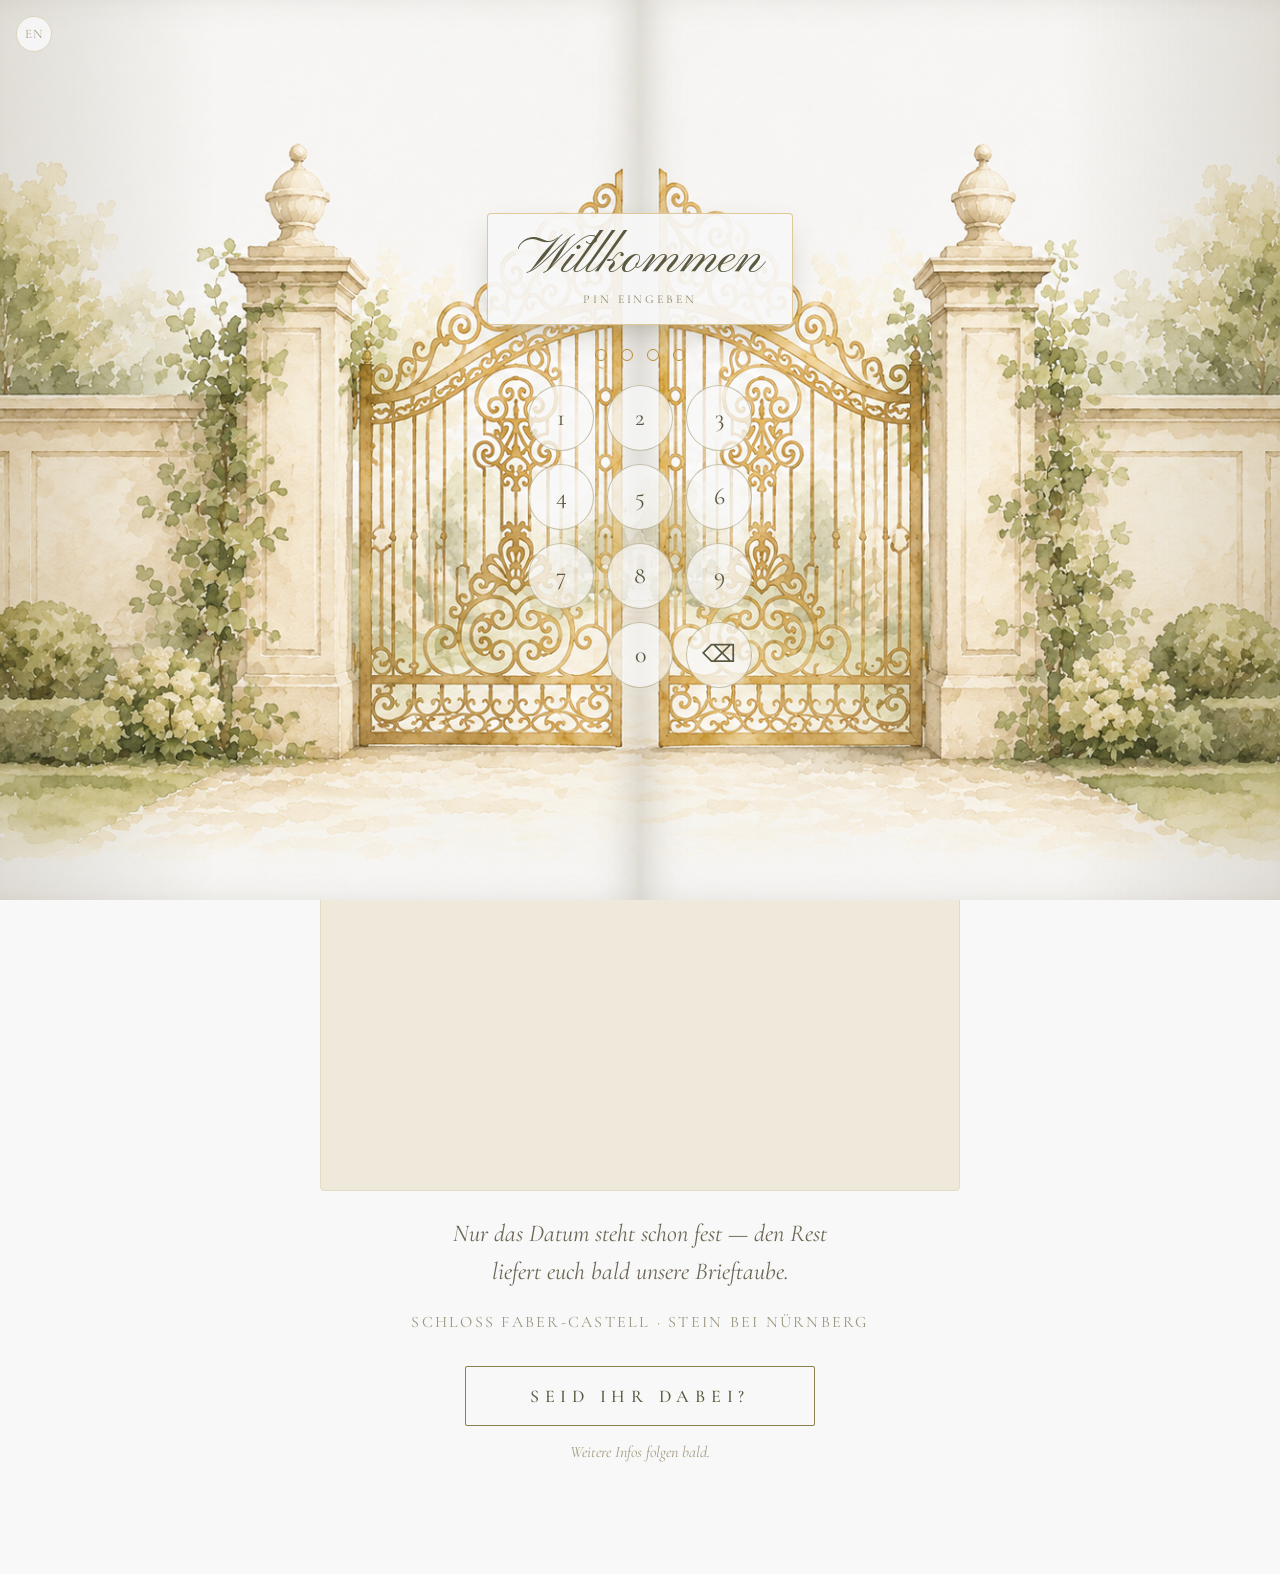
<file: website/070827/index.html>
<!DOCTYPE html>
<html lang="de">
<head>
  <meta charset="UTF-8">
  <meta name="viewport" content="width=device-width, initial-scale=1, viewport-fit=cover">
  <title>Save the Date — Lukas &amp; Celine</title>
  <link rel="preconnect" href="https://fonts.googleapis.com">
  <link rel="preconnect" href="https://fonts.gstatic.com" crossorigin>
  <link href="https://fonts.googleapis.com/css2?family=Pinyon+Script&family=Cormorant+Garamond:ital,wght@0,400;0,500;0,600;1,400;1,500&display=swap" rel="stylesheet">
  <link rel="stylesheet" href="css/styles.css?v=4">
</head>
<body>

  <!-- Save-the-date card, sits behind the gate -->
  <div id="site-content">
    <main>
      <div class="castle-wrap">
        <img src="assets/schloss-faber-castell.png" alt="Schloss Faber-Castell, Stein bei Nürnberg">
      </div>

      <h1 data-i18n="headline">Wir sagen Ja!</h1>
      <div class="save-the-date-label" data-i18n="saveTheDateLabel">Save the Date</div>

      <div class="divider" aria-hidden="true">
        <span class="divider-line divider-line-left"></span>
        <span class="divider-diamond"></span>
        <span class="divider-line divider-line-right"></span>
      </div>

      <div class="couple-names" data-i18n="coupleNames">Lukas &amp; Celine</div>
      <div class="wedding-date-label" data-i18n="weddingDateLabel">Wir heiraten am 07. August 2027</div>

      <p class="video-intro-line" data-i18n="videoIntroLine">Jede Reise beginnt mit der Suche nach dem perfekten Ort. Wir haben ihn gefunden – und möchten euch in diesem Video daran teilhaben lassen:</p>

      <div class="video-wrapper">
        <iframe class="video-embed" data-i18n-title="videoTitle" src="https://www.youtube-nocookie.com/embed/Sw1Jog7TY4o?rel=0" frameborder="0" allow="accelerometer; autoplay; encrypted-media; gyroscope; picture-in-picture" allowfullscreen></iframe>
      </div>

      <p class="intro-line" data-i18n="introLine">Nur das Datum steht schon fest — den Rest liefert euch bald unsere Brieftaube.</p>
      <div class="venue-line" data-i18n="venueLine">Schloss Faber-Castell · Stein bei Nürnberg</div>

      <button id="rsvp-open" class="rsvp-button" type="button" data-i18n="rsvpButton">RSVP</button>
      <div class="footnote" data-i18n="footnote">Weitere Infos folgen bald.</div>
    </main>
  </div>

  <!-- RSVP dialog -->
  <div id="rsvp-modal" class="modal" hidden>
    <div class="modal-backdrop" id="rsvp-backdrop"></div>
    <div class="modal-content" role="dialog" aria-modal="true">
      <button id="rsvp-close" class="modal-close" type="button" data-i18n-aria="closeModal">&times;</button>

      <div id="rsvp-success" class="rsvp-success" hidden>
        <div class="rsvp-success-title" data-i18n="rsvpSuccessTitle">Danke!</div>
        <p data-i18n="rsvpSuccessBody">Wir freuen uns riesig auf euch.</p>
      </div>

      <form id="rsvp-form">
        <div class="rsvp-title" data-i18n="rsvpTitle">RSVP</div>
        <div class="rsvp-subtitle" data-i18n="rsvpSubtitle">Sagt uns kurz Bescheid</div>

        <div id="guest-fields">
          <input type="text" id="guest-1" name="guest1" class="guest-input" data-i18n-placeholder="guestNamePrimary" placeholder="Name" required>
        </div>
        <button type="button" id="add-guest" class="add-guest-btn" data-i18n="addGuest">+ Gast hinzufügen</button>

        <div class="attendance-toggle">
          <button type="button" id="attend-yes" class="attend-btn" data-i18n="attending">Ja, wir feiern mit!</button>
          <button type="button" id="attend-no" class="attend-btn" data-i18n="notAttending">Schade, wir können nicht</button>
        </div>
        <input type="hidden" id="attending-value" name="attending">

        <button type="submit" class="rsvp-submit" data-i18n="rsvpSubmit">Absenden</button>
        <p id="rsvp-error" class="rsvp-error" data-i18n="rsvpError" hidden></p>
      </form>
    </div>
  </div>

  <!-- Gate / PIN screen -->
  <div id="gate-shell" class="gate-shell">
    <div class="gate-backdrop"></div>

    <button id="lang-toggle" class="corner-btn corner-btn-left" type="button">EN</button>
    <button id="reset-gate" class="corner-btn corner-btn-right" type="button" data-i18n-title="resetTitle" hidden>&#8635;</button>

    <div class="gate-leaves" role="img" aria-label="Schloss-Tor">
      <div id="leaf-left" class="gate-leaf gate-leaf-left">
        <div class="leaf-edge-shadow leaf-edge-shadow-left"></div>
        <div class="leaf-shade"></div>
      </div>
      <div id="leaf-right" class="gate-leaf gate-leaf-right">
        <div class="leaf-edge-shadow leaf-edge-shadow-right"></div>
        <div class="leaf-shade"></div>
      </div>
    </div>

    <div id="keypad-group" class="keypad-group">
      <div class="welcome-panel">
        <div class="welcome-title" data-i18n="welcomeTitle">Willkommen</div>
        <div class="welcome-subtitle" data-i18n="pinLabel">PIN eingeben</div>
      </div>
      <div class="pin-dots">
        <span class="pin-dot" data-dot="0"></span>
        <span class="pin-dot" data-dot="1"></span>
        <span class="pin-dot" data-dot="2"></span>
        <span class="pin-dot" data-dot="3"></span>
      </div>
      <div class="keypad" id="keypad"></div>
    </div>
  </div>

  <script src="js/i18n.js?v=4"></script>
  <script src="js/main.js?v=4"></script>
</body>
</html>
</file>
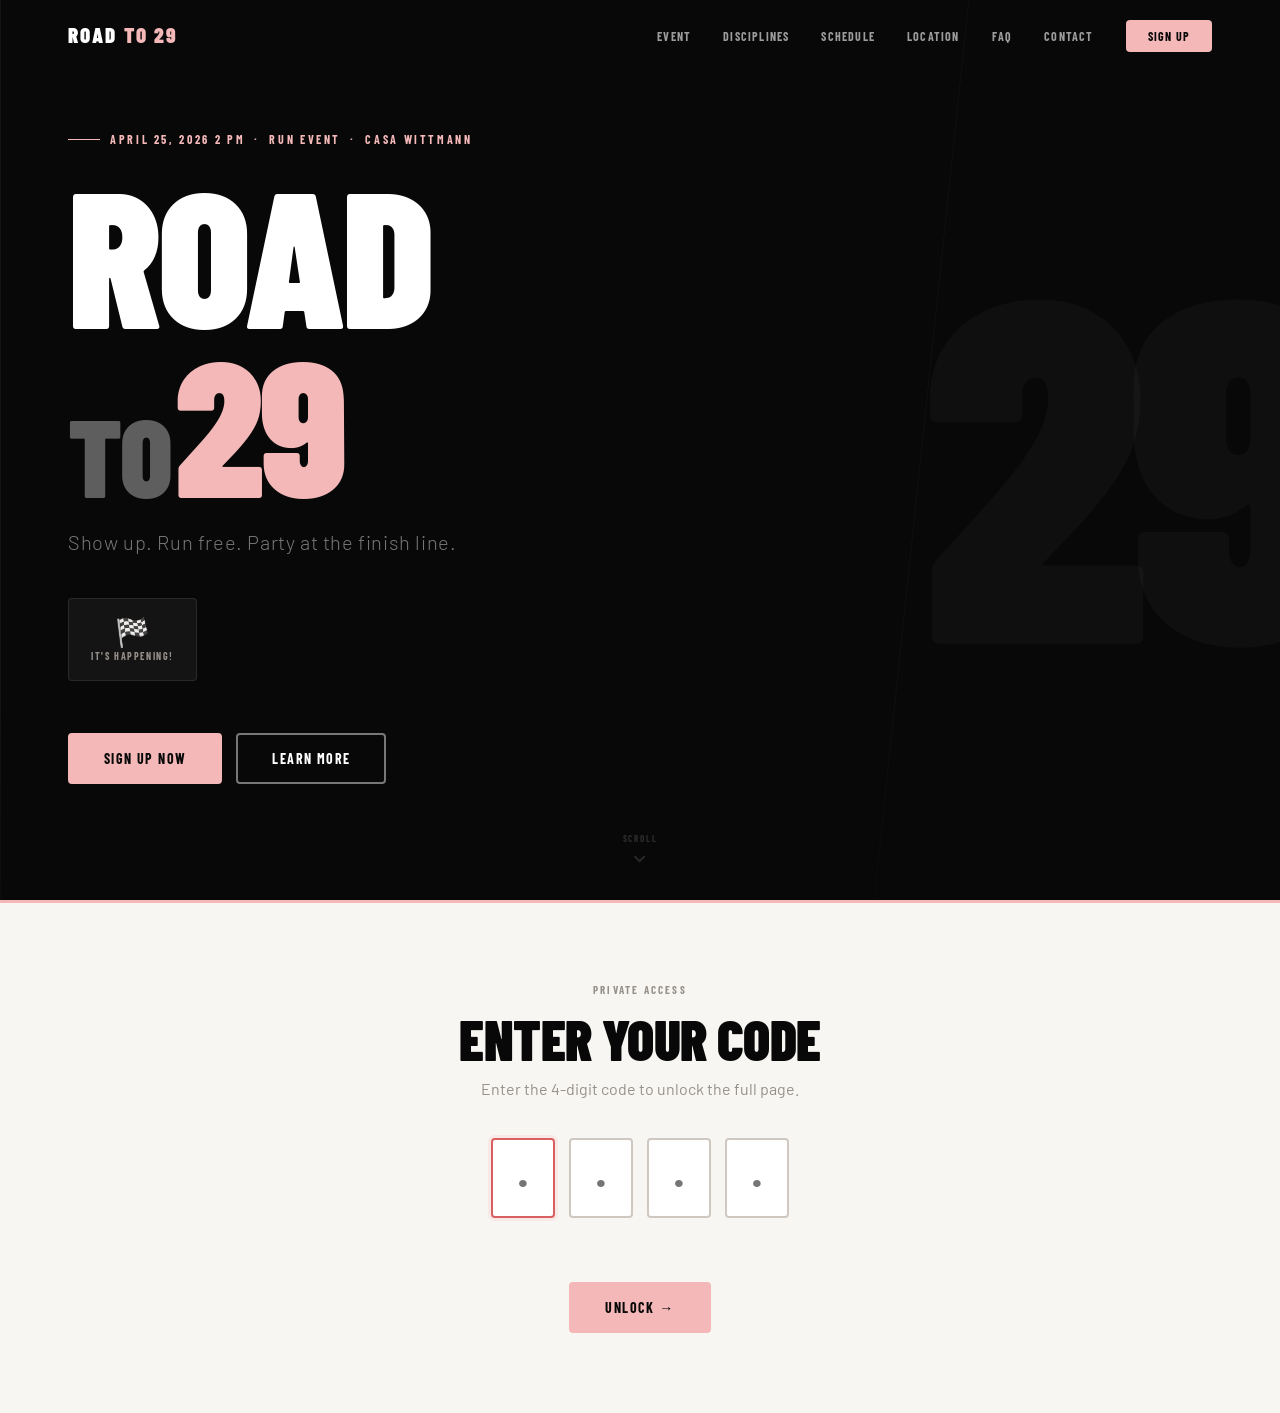
<file: website/roadto29/index.html>
<!DOCTYPE html>
<html lang="en">
<head>
  <meta charset="UTF-8">
  <meta name="viewport" content="width=device-width, initial-scale=1.0">
  <meta name="description" content="Road to 29 – A running & walking event on April 25, 2026 in Hauptendorf, Casa Wittmann. Be there!">
  <title>Road to 29 – April 25, 2026</title>
  <link rel="preconnect" href="https://fonts.googleapis.com">
  <link rel="preconnect" href="https://fonts.gstatic.com" crossorigin>
  <link href="https://fonts.googleapis.com/css2?family=Barlow+Condensed:ital,wght@0,400;0,600;0,700;0,800;0,900;1,900&family=Barlow:wght@300;400;500;600&display=swap" rel="stylesheet">

  <style>
    /* ────────────────────────────────────────────
       RESET & VARIABLES
    ──────────────────────────────────────────── */
    *, *::before, *::after { box-sizing: border-box; margin: 0; padding: 0; }

    :root {
      --black:       #080808;
      --white:       #ffffff;
      --off-white:   #F8F6F3;
      --gray-100:    #EEEBE7;
      --gray-300:    #CEC8C0;
      --gray-500:    #96908A;
      --gray-700:    #48433E;
      --accent:      #F4B8B8;
      --accent-deep: #D96060;
      --accent-mid:  #E88080;
      --accent-pale: #FEF0F0;

      --font-h: 'Barlow Condensed', sans-serif;
      --font-b: 'Barlow', sans-serif;

      --nav-h:   68px;
      --r:       4px;
      --tr:      all 0.28s cubic-bezier(0.4, 0, 0.2, 1);
      --sh:      0 2px 20px rgba(0,0,0,0.07);
      --sh-md:   0 8px 40px rgba(0,0,0,0.12);
    }

    html { scroll-behavior: smooth; font-size: 16px; }
    body { font-family: var(--font-b); background: var(--white); color: var(--black); overflow-x: hidden; }
    a    { text-decoration: none; color: inherit; }
    ul   { list-style: none; }
    img  { display: block; max-width: 100%; }

    /* ────────────────────────────────────────────
       UTILITIES
    ──────────────────────────────────────────── */
    .container { max-width: 1200px; margin: 0 auto; padding: 0 28px; }
    .section    { padding: 96px 0; }
    .section-sm { padding: 64px 0; }

    .eyebrow {
      display: inline-flex; align-items: center; gap: 10px;
      font-family: var(--font-h); font-size: 11px; font-weight: 700;
      letter-spacing: .2em; text-transform: uppercase; color: var(--gray-500);
      margin-bottom: 14px;
    }
    .eyebrow::before { content: ''; display: block; width: 28px; height: 1px; background: currentColor; }

    .section-title {
      font-family: var(--font-h); font-size: clamp(40px, 6vw, 72px);
      font-weight: 900; text-transform: uppercase; letter-spacing: -.01em;
      line-height: .95; margin-bottom: 16px;
    }
    .section-sub { font-size: 17px; color: var(--gray-500); line-height: 1.65; }

    /* Reveal on scroll */
    .reveal { opacity: 0; transform: translateY(30px); transition: opacity 0.65s ease, transform 0.65s ease; }
    .reveal.visible { opacity: 1; transform: none; }
    .reveal-delay-1 { transition-delay: 0.1s; }
    .reveal-delay-2 { transition-delay: 0.2s; }
    .reveal-delay-3 { transition-delay: 0.3s; }

    /* ────────────────────────────────────────────
       BUTTONS
    ──────────────────────────────────────────── */
    .btn {
      display: inline-flex; align-items: center; gap: 8px;
      font-family: var(--font-h); font-size: 14px; font-weight: 700;
      letter-spacing: .1em; text-transform: uppercase;
      padding: 15px 34px; border-radius: var(--r); cursor: pointer;
      border: 2px solid transparent; transition: var(--tr); white-space: nowrap;
    }
    .btn-rose   { background: var(--accent); color: var(--black); border-color: var(--accent); }
    .btn-rose:hover { background: var(--accent-mid); border-color: var(--accent-mid); transform: translateY(-2px); box-shadow: 0 8px 28px rgba(244,184,184,.45); }
    .btn-outline { background: transparent; color: var(--white); border-color: rgba(255,255,255,.45); }
    .btn-outline:hover { background: var(--white); color: var(--black); border-color: var(--white); transform: translateY(-2px); }
    .btn-dark   { background: var(--black); color: var(--white); border-color: var(--black); }
    .btn-dark:hover { background: var(--gray-700); transform: translateY(-2px); }
    .btn-ghost  { background: transparent; color: var(--black); border-color: var(--gray-300); }
    .btn-ghost:hover { border-color: var(--black); transform: translateY(-2px); }

    /* ────────────────────────────────────────────
       NAVIGATION
    ──────────────────────────────────────────── */
    #nav {
      position: fixed; top: 0; left: 0; right: 0; z-index: 1000;
      height: var(--nav-h);
      transition: background .35s, box-shadow .35s, backdrop-filter .35s;
    }
    #nav.scrolled {
      background: rgba(8,8,8,.95);
      backdrop-filter: blur(16px);
      box-shadow: 0 1px 0 rgba(255,255,255,.06);
    }

    .nav-inner {
      display: flex; align-items: center; justify-content: space-between;
      height: 100%; max-width: 1200px; margin: 0 auto; padding: 0 28px;
    }

    .nav-logo {
      font-family: var(--font-h); font-size: 21px; font-weight: 900;
      letter-spacing: .1em; color: var(--white); text-transform: uppercase;
      flex-shrink: 0;
    }
    .nav-logo em { color: var(--accent); font-style: normal; }

    .nav-links { display: flex; align-items: center; gap: 32px; }
    .nav-links a {
      font-family: var(--font-h); font-size: 12px; font-weight: 700;
      letter-spacing: .1em; text-transform: uppercase;
      color: rgba(255,255,255,.6); transition: color .2s;
    }
    .nav-links a:hover, .nav-links a.active { color: var(--white); }
    .nav-links .nav-cta {
      background: var(--accent); color: var(--black);
      padding: 9px 22px; border-radius: var(--r);
    }
    .nav-links .nav-cta:hover { background: var(--accent-mid); color: var(--black); }

    .nav-burger { display: none; flex-direction: column; gap: 5px; cursor: pointer; padding: 6px; background: none; border: none; }
    .nav-burger span { display: block; width: 24px; height: 2px; background: var(--white); transition: var(--tr); }
    .nav-burger.open span:nth-child(1) { transform: translateY(7px) rotate(45deg); }
    .nav-burger.open span:nth-child(2) { opacity: 0; }
    .nav-burger.open span:nth-child(3) { transform: translateY(-7px) rotate(-45deg); }

    @media (max-width: 820px) {
      .nav-links { display: none; }
      .nav-burger { display: flex; }
      .nav-links.open {
        display: flex; flex-direction: column; align-items: stretch; gap: 0;
        position: fixed; top: var(--nav-h); left: 0; right: 0;
        background: var(--black); padding: 20px 28px 32px;
        border-top: 1px solid rgba(255,255,255,.08);
      }
      .nav-links.open a { padding: 15px 0; border-bottom: 1px solid rgba(255,255,255,.06); font-size: 14px; }
      .nav-links.open .nav-cta { margin-top: 20px; text-align: center; border-radius: var(--r); padding: 14px 0; }
    }

    /* ────────────────────────────────────────────
       HERO
    ──────────────────────────────────────────── */
    #hero {
      position: relative; min-height: 100vh;
      background: var(--black);
      display: flex; align-items: center; overflow: hidden;
    }

    /* Giant decorative bg number */
    .hero-bg-num {
      position: absolute; right: -4%; top: 50%; transform: translateY(-50%);
      font-family: var(--font-h); font-size: clamp(220px, 38vw, 580px);
      font-weight: 900; line-height: 1; letter-spacing: -.04em;
      color: rgba(255,255,255,.027); user-select: none; pointer-events: none;
    }

    /* Diagonal stripe accents */
    .hero-stripe {
      position: absolute; top: -30%; bottom: -30%; width: 1px;
      background: rgba(255,255,255,.05); pointer-events: none;
    }
    .hero-stripe:nth-child(1) { right: 22%; transform: rotate(6deg); }
    .hero-stripe:nth-child(2) { right: 28%; transform: rotate(6deg); background: rgba(255,255,255,.03); }

    /* Bottom gradient for depth */
    #hero::after {
      content: ''; position: absolute; bottom: 0; left: 0; right: 0; height: 200px;
      background: linear-gradient(to top, rgba(8,8,8,.6), transparent);
      pointer-events: none;
    }

    .hero-content {
      position: relative; z-index: 1;
      width: 100%;
      padding-top: calc(var(--nav-h) + 20px);
      padding-bottom: 80px;
    }

    .hero-tag {
      display: inline-flex; align-items: center; gap: 10px;
      font-family: var(--font-h); font-size: 12px; font-weight: 700;
      letter-spacing: .22em; text-transform: uppercase; color: var(--accent);
      margin-bottom: 22px;
    }
    .hero-tag::before { content: ''; display: block; width: 32px; height: 1px; background: var(--accent); }

    .hero-title {
      font-family: var(--font-h); font-weight: 900;
      text-transform: uppercase; line-height: .88;
      margin-bottom: 24px; color: var(--white);
    }
    .hero-title .t-road {
      display: block; font-size: clamp(80px, 15vw, 200px);
      letter-spacing: -.02em;
    }
    .hero-title .t-row2 { display: flex; align-items: baseline; gap: .12em; }
    .hero-title .t-to   { font-size: clamp(44px, 8.5vw, 112px); color: rgba(255,255,255,.35); letter-spacing: -.01em; }
    .hero-title .t-num  { font-size: clamp(80px, 15vw, 200px); color: var(--accent); letter-spacing: -.02em; }

    .hero-sub {
      font-family: var(--font-b); font-size: clamp(16px, 2vw, 20px);
      font-weight: 300; color: rgba(255,255,255,.45); letter-spacing: .03em;
      margin-bottom: 44px; max-width: 400px;
    }

    /* ── Countdown ── */
    .countdown { display: flex; align-items: flex-start; gap: 8px; margin-bottom: 52px; flex-wrap: wrap; }
    .cd-unit {
      display: flex; flex-direction: column; align-items: center;
      background: rgba(255,255,255,.05); border: 1px solid rgba(255,255,255,.09);
      border-radius: var(--r); padding: 18px 22px; min-width: 82px;
    }
    .cd-val {
      font-family: var(--font-h); font-size: clamp(30px, 5vw, 52px);
      font-weight: 900; color: var(--white); line-height: 1; letter-spacing: -.02em;
      font-variant-numeric: tabular-nums;
    }
    .cd-lbl {
      font-family: var(--font-h); font-size: 10px; font-weight: 700;
      letter-spacing: .16em; text-transform: uppercase; color: var(--gray-500);
      margin-top: 5px;
    }
    .cd-sep {
      font-family: var(--font-h); font-size: 36px; font-weight: 900;
      color: rgba(255,255,255,.18); line-height: 1; padding-top: 14px;
    }

    .hero-ctas { display: flex; gap: 14px; flex-wrap: wrap; }

    /* Scroll arrow */
    .scroll-hint {
      position: absolute; bottom: 32px; left: 50%; transform: translateX(-50%);
      display: flex; flex-direction: column; align-items: center; gap: 6px;
      animation: scrollPulse 2.2s ease-in-out infinite;
    }
    .scroll-hint span {
      font-family: var(--font-h); font-size: 9px; font-weight: 700;
      letter-spacing: .2em; text-transform: uppercase; color: rgba(255,255,255,.25);
    }
    .scroll-hint svg { color: rgba(255,255,255,.25); }
    @keyframes scrollPulse {
      0%, 100% { transform: translateX(-50%) translateY(0); opacity: .6; }
      50%       { transform: translateX(-50%) translateY(7px); opacity: 1; }
    }

    @media (max-width: 500px) {
      .cd-unit { padding: 14px 16px; min-width: 66px; }
      .cd-val  { font-size: 28px; }
      .cd-sep  { font-size: 26px; padding-top: 10px; }
    }

    /* ────────────────────────────────────────────
       ABOUT
    ──────────────────────────────────────────── */
    #about { background: var(--white); }
    .about-grid { display: grid; grid-template-columns: 1fr 1fr; gap: 80px; align-items: center; }

    .about-heading {
      font-family: var(--font-h); font-size: clamp(38px, 5vw, 66px);
      font-weight: 900; line-height: .95; text-transform: uppercase;
      letter-spacing: -.01em; margin-bottom: 24px;
    }
    .about-heading em { color: var(--accent-deep); font-style: normal; }
    .about-text { font-size: 16px; line-height: 1.8; color: var(--gray-700); margin-bottom: 14px; }

    .stat-row { display: grid; grid-template-columns: 1fr 1fr; gap: 16px; margin-top: 40px; }
    .stat-card {
      border-top: 2px solid var(--accent); background: var(--off-white);
      padding: 20px 22px;
    }
    .stat-val { font-family: var(--font-h); font-size: 38px; font-weight: 900; line-height: 1; }
    .stat-lbl { font-size: 13px; color: var(--gray-500); margin-top: 4px; font-weight: 500; }

    /* Visual panel */
    .about-panel {
      position: relative; aspect-ratio: 4/5; background: var(--black);
      border-radius: var(--r); overflow: hidden;
    }
    .about-panel-inner {
      position: absolute; inset: 0; display: flex; align-items: center;
      justify-content: center;
      background: linear-gradient(145deg, #0e0e0e 0%, #1a1a1a 100%);
    }
    .panel-deco {
      position: absolute; bottom: -24px; right: -16px;
      font-family: var(--font-h); font-size: 200px; font-weight: 900;
      line-height: 1; color: rgba(255,255,255,.04); user-select: none;
    }
    .panel-badge { position: relative; z-index: 1; text-align: center; padding: 40px; }
    .panel-badge-label {
      font-family: var(--font-h); font-size: 12px; font-weight: 700;
      letter-spacing: .22em; text-transform: uppercase; color: var(--accent);
      margin-bottom: 16px;
    }
    .panel-badge-num {
      font-family: var(--font-h); font-size: clamp(80px, 14vw, 140px);
      font-weight: 900; line-height: 1; color: var(--white); letter-spacing: -.02em;
      display: block;
    }
    .panel-badge-sub {
      font-family: var(--font-h); font-size: 22px; font-weight: 600;
      letter-spacing: .16em; text-transform: uppercase; color: rgba(255,255,255,.35);
      margin-top: 4px;
    }
    /* Horizontal accent lines */
    .panel-lines {
      position: absolute; inset: 0; pointer-events: none;
    }
    .panel-lines::before, .panel-lines::after {
      content: ''; position: absolute; left: 0; right: 0; height: 1px;
      background: rgba(255,255,255,.05);
    }
    .panel-lines::before { top: 30%; }
    .panel-lines::after  { bottom: 30%; }

    @media (max-width: 900px) {
      .about-grid { grid-template-columns: 1fr; gap: 48px; }
      .about-panel { max-width: 420px; }
    }

    /* ────────────────────────────────────────────
       DISCIPLINES
    ──────────────────────────────────────────── */
    #disciplines { background: var(--off-white); }
    .disc-header { text-align: center; margin-bottom: 56px; }

    .disc-grid { display: grid; grid-template-columns: 1fr 1fr; gap: 20px; }

    .disc-card {
      background: var(--white); border-radius: var(--r); padding: 44px;
      border: 1px solid var(--gray-100); position: relative; overflow: hidden;
      transition: var(--tr); cursor: default;
    }
    .disc-card::before {
      content: ''; position: absolute; top: 0; left: 0; right: 0; height: 3px;
      background: var(--accent); transform: scaleX(0); transform-origin: left;
      transition: transform .35s ease;
    }
    .disc-card:hover { transform: translateY(-6px); box-shadow: var(--sh-md); }
    .disc-card:hover::before { transform: scaleX(1); }

    /* Large bg letter for each card */
    .disc-bg-letter {
      position: absolute; bottom: -20px; right: -10px;
      font-family: var(--font-h); font-size: 140px; font-weight: 900;
      color: var(--off-white); line-height: 1; user-select: none; pointer-events: none;
      z-index: 0;
    }
    .disc-card-content { position: relative; z-index: 1; }

    .disc-icon { width: 56px; height: 56px; margin-bottom: 28px; }
    .disc-km {
      font-family: var(--font-h); font-size: 72px; font-weight: 900;
      line-height: 1; letter-spacing: -.02em; color: var(--black);
    }
    .disc-km sup { font-size: 28px; color: var(--gray-500); font-weight: 700; vertical-align: super; }
    .disc-name {
      font-family: var(--font-h); font-size: 16px; font-weight: 700;
      letter-spacing: .14em; text-transform: uppercase; color: var(--accent-deep);
      margin: 8px 0 14px;
    }
    .disc-desc { font-size: 15px; line-height: 1.72; color: var(--gray-700); }
    .disc-tag {
      display: inline-block; margin-top: 22px; padding: 6px 14px;
      background: var(--accent-pale); color: var(--accent-deep);
      border-radius: 100px; font-size: 11px; font-weight: 700;
      letter-spacing: .08em; text-transform: uppercase; font-family: var(--font-h);
    }

    @media (max-width: 660px) {
      .disc-grid { grid-template-columns: 1fr; }
    }

    /* ────────────────────────────────────────────
       SCHEDULE
    ──────────────────────────────────────────── */
    #schedule { background: var(--black); }
    #schedule .section-title, #schedule .section-sub { color: var(--white); }

    .schedule-layout { display: grid; grid-template-columns: 1fr 1fr; gap: 80px; align-items: start; }
    .schedule-header { margin-bottom: 0; }
    .schedule-header .eyebrow { color: var(--accent); }
    .schedule-header .section-sub { color: rgba(255,255,255,.4); margin-top: 20px; }

    .timeline { position: relative; }
    .timeline::before {
      content: ''; position: absolute; left: 44px; top: 8px; bottom: 8px;
      width: 1px; background: rgba(255,255,255,.08);
    }

    .tl-item { display: flex; align-items: flex-start; gap: 0; margin-bottom: 36px; }
    .tl-item:last-child { margin-bottom: 0; }

    .tl-time-col {
      width: 88px; flex-shrink: 0; position: relative; display: flex;
      align-items: center; justify-content: flex-end; padding-right: 28px; padding-top: 3px;
    }
    .tl-time-col::after {
      content: ''; position: absolute; right: -5px; top: 10px;
      width: 10px; height: 10px; border-radius: 50%;
      background: var(--accent); box-shadow: 0 0 0 4px rgba(244,184,184,.15);
    }
    .tl-time {
      font-family: var(--font-h); font-size: 19px; font-weight: 800;
      color: var(--accent); letter-spacing: -.01em;
    }
    .tl-body { padding-top: 0; }
    .tl-title {
      font-family: var(--font-h); font-size: 22px; font-weight: 800;
      text-transform: uppercase; letter-spacing: .04em; color: var(--white);
      margin-bottom: 5px; line-height: 1;
    }
    .tl-desc { font-size: 14px; line-height: 1.65; color: rgba(255,255,255,.42); }

    @media (max-width: 820px) {
      .schedule-layout { grid-template-columns: 1fr; gap: 48px; }
    }

    /* ────────────────────────────────────────────
       LOCATION
    ──────────────────────────────────────────── */
    #location { background: var(--white); }
    .location-grid { display: grid; grid-template-columns: 1fr 1fr; gap: 64px; align-items: center; }

    .loc-heading {
      font-family: var(--font-h); font-size: clamp(36px, 5vw, 60px);
      font-weight: 900; text-transform: uppercase; letter-spacing: -.01em;
      line-height: .95; margin-bottom: 36px;
    }
    .loc-details { display: flex; flex-direction: column; gap: 20px; }
    .loc-detail  { display: flex; gap: 16px; align-items: flex-start; }
    .loc-icon    { width: 20px; height: 20px; color: var(--accent-deep); flex-shrink: 0; margin-top: 2px; }
    .loc-label   { font-family: var(--font-h); font-size: 11px; font-weight: 700; letter-spacing: .14em; text-transform: uppercase; color: var(--accent-deep); display: block; margin-bottom: 2px; }
    .loc-value   { font-size: 16px; line-height: 1.5; color: var(--gray-700); }

    .loc-map {
      aspect-ratio: 4/3; border-radius: var(--r); overflow: hidden;
      background: var(--gray-100); display: flex; flex-direction: column;
      align-items: center; justify-content: center; gap: 14px;
      border: 1px solid var(--gray-100); position: relative;
    }
    .loc-map-icon { color: var(--gray-500); }
    .loc-map-name {
      font-family: var(--font-h); font-size: 15px; font-weight: 700;
      letter-spacing: .1em; text-transform: uppercase; color: var(--gray-700);
    }

    @media (max-width: 780px) {
      .location-grid { grid-template-columns: 1fr; }
    }

    /* ────────────────────────────────────────────
       CTA STRIP
    ──────────────────────────────────────────── */
    #cta-strip {
      background: var(--accent); padding: 72px 0; text-align: center;
    }
    .cta-strip-title {
      font-family: var(--font-h); font-size: clamp(36px, 6vw, 72px);
      font-weight: 900; text-transform: uppercase; letter-spacing: -.01em;
      line-height: .95; color: var(--black); margin-bottom: 10px;
    }
    .cta-strip-sub { font-size: 17px; color: rgba(0,0,0,.5); margin-bottom: 36px; }

    /* ────────────────────────────────────────────
       REGISTRATION
    ──────────────────────────────────────────── */
    #registration { background: var(--off-white); }
    .reg-grid { display: grid; grid-template-columns: 1fr 1fr; gap: 72px; align-items: start; }

    .reg-heading {
      font-family: var(--font-h); font-size: clamp(38px, 5vw, 60px);
      font-weight: 900; text-transform: uppercase; letter-spacing: -.01em;
      line-height: .95; margin-bottom: 20px;
    }
    .reg-sub { font-size: 16px; line-height: 1.75; color: var(--gray-700); margin-bottom: 36px; }

    .reg-counter {
      display: inline-flex; align-items: center; gap: 14px;
      background: var(--white); border-radius: var(--r); padding: 18px 24px;
      box-shadow: var(--sh);
    }
    .rc-num  { font-family: var(--font-h); font-size: 44px; font-weight: 900; color: var(--accent-deep); line-height: 1; }
    .rc-text { font-size: 13px; color: var(--gray-700); font-weight: 500; line-height: 1.4; }

    /* Form card */
    .form-card { background: var(--white); border-radius: var(--r); padding: 40px; box-shadow: var(--sh-md); }

    .form-2col  { display: grid; grid-template-columns: 1fr 1fr; gap: 16px; }
    .form-group { margin-bottom: 18px; }
    .form-label {
      display: block; font-family: var(--font-h); font-size: 10px; font-weight: 700;
      letter-spacing: .14em; text-transform: uppercase; color: var(--gray-700);
      margin-bottom: 8px;
    }
    .form-input, .form-select {
      width: 100%; padding: 13px 15px; border: 1.5px solid var(--gray-300);
      border-radius: var(--r); font-family: var(--font-b); font-size: 15px;
      color: var(--black); background: var(--white); transition: var(--tr);
      appearance: none; -webkit-appearance: none;
    }
    .form-input:focus, .form-select:focus {
      outline: none; border-color: var(--accent-deep);
      box-shadow: 0 0 0 3px rgba(244,184,184,.22);
    }
    .form-input::placeholder { color: var(--gray-300); }
    .form-sel-wrap { position: relative; }
    .form-sel-wrap::after {
      content: ''; position: absolute; right: 14px; top: 50%; transform: translateY(-50%);
      border-left: 5px solid transparent; border-right: 5px solid transparent;
      border-top: 5px solid var(--gray-700); pointer-events: none;
    }
    .form-select { padding-right: 36px; cursor: pointer; }
    .form-hint  { font-size: 12px; color: var(--gray-500); margin-top: 6px; }
    .form-error { font-size: 12px; color: #C0392B; margin-top: 5px; display: none; }
    .form-error.show { display: block; }

    .bday-row { display: grid; grid-template-columns: 1fr 1fr; gap: 12px; }

    .form-submit { width: 100%; margin-top: 6px; font-size: 15px; padding: 17px; justify-content: center; }

    /* Success state */
    .reg-success { display: none; text-align: center; padding: 52px 24px; }
    .reg-success.show { display: block; }
    .success-icon { margin: 0 auto 20px; }
    .success-title {
      font-family: var(--font-h); font-size: 32px; font-weight: 900;
      text-transform: uppercase; margin-bottom: 12px;
    }
    .success-text { font-size: 16px; line-height: 1.65; color: var(--gray-700); }

    @media (max-width: 900px) {
      .reg-grid { grid-template-columns: 1fr; gap: 48px; }
      .form-2col { grid-template-columns: 1fr; }
    }


    /* ────────────────────────────────────────────
       FAQ
    ──────────────────────────────────────────── */
    #faq { background: var(--off-white); }
    .faq-header { text-align: center; margin-bottom: 52px; }

    .faq-list { max-width: 740px; margin: 0 auto; }
    .faq-item { background: var(--white); border-radius: var(--r); margin-bottom: 10px; border: 1px solid var(--gray-100); overflow: hidden; }

    .faq-q {
      display: flex; align-items: center; justify-content: space-between; gap: 16px;
      padding: 22px 26px; cursor: pointer; user-select: none;
      font-family: var(--font-h); font-size: 18px; font-weight: 700;
      color: var(--black); transition: background .2s;
    }
    .faq-q:hover { background: var(--off-white); }
    .faq-q.open  { color: var(--accent-deep); }
    .faq-arrow   { flex-shrink: 0; transition: transform .3s; color: var(--accent-deep); }
    .faq-q.open .faq-arrow { transform: rotate(180deg); }

    .faq-a { max-height: 0; overflow: hidden; transition: max-height .35s ease; }
    .faq-a-inner { padding: 0 26px 22px; font-size: 15px; line-height: 1.75; color: var(--gray-700); }

    /* ────────────────────────────────────────────
       CONTACT / IMPRESSUM
    ──────────────────────────────────────────── */
    #contact { background: var(--black); }
    .contact-grid { display: grid; grid-template-columns: 1fr 1fr; gap: 64px; }

    .contact-title {
      font-family: var(--font-h); font-size: clamp(32px, 5vw, 52px);
      font-weight: 900; text-transform: uppercase; letter-spacing: -.01em;
      color: var(--white); margin-bottom: 32px;
    }
    .contact-row    { margin-bottom: 20px; }
    .contact-label  { font-family: var(--font-h); font-size: 11px; font-weight: 700; letter-spacing: .16em; text-transform: uppercase; color: var(--accent); margin-bottom: 4px; }
    .contact-value  { font-size: 16px; color: rgba(255,255,255,.6); line-height: 1.5; }
    .contact-value a { color: rgba(255,255,255,.6); transition: color .2s; }
    .contact-value a:hover { color: var(--accent); }

    .impr-title {
      font-family: var(--font-h); font-size: 20px; font-weight: 800;
      text-transform: uppercase; letter-spacing: .06em; color: var(--white);
      margin-bottom: 20px; border-bottom: 1px solid rgba(255,255,255,.08); padding-bottom: 16px;
    }
    .impr-text { font-size: 13px; line-height: 1.8; color: rgba(255,255,255,.35); }

    @media (max-width: 760px) {
      .contact-grid { grid-template-columns: 1fr; }
    }

    /* ────────────────────────────────────────────
       FOOTER
    ──────────────────────────────────────────── */
    footer {
      background: #040404; border-top: 1px solid rgba(255,255,255,.05);
      padding: 26px 0;
    }
    .footer-inner {
      display: flex; align-items: center; justify-content: space-between;
      gap: 16px; flex-wrap: wrap;
    }
    .footer-logo { font-family: var(--font-h); font-size: 18px; font-weight: 900; letter-spacing: .1em; color: var(--white); }
    .footer-logo em { color: var(--accent); font-style: normal; }
    .footer-meta { font-size: 13px; color: rgba(255,255,255,.25); }

    /* ────────────────────────────────────────────
       SCROLLBAR
    ──────────────────────────────────────────── */
    ::-webkit-scrollbar { width: 5px; }
    ::-webkit-scrollbar-track { background: var(--black); }
    ::-webkit-scrollbar-thumb { background: rgba(255,255,255,.12); border-radius: 3px; }
    ::-webkit-scrollbar-thumb:hover { background: var(--accent); }

    /* ────────────────────────────────────────────
       PIN GATE
    ──────────────────────────────────────────── */
    #pin-gate {
      background: var(--off-white);
      padding: 80px 0;
      text-align: center;
      border-top: 3px solid var(--accent);
    }
    #pin-gate .pin-eyebrow {
      font-family: var(--font-h); font-size: 11px; font-weight: 700;
      letter-spacing: .2em; text-transform: uppercase; color: var(--gray-500);
      margin-bottom: 16px; display: block;
    }
    #pin-gate .pin-title {
      font-family: var(--font-h); font-size: clamp(32px, 5vw, 56px);
      font-weight: 900; text-transform: uppercase; letter-spacing: -.01em;
      line-height: .95; margin-bottom: 14px; color: var(--black);
    }
    #pin-gate .pin-sub {
      font-size: 16px; color: var(--gray-500); margin-bottom: 40px;
    }
    .pin-inputs {
      display: flex; justify-content: center; gap: 14px; margin-bottom: 28px;
    }
    .pin-digit {
      width: 64px; height: 80px;
      font-family: var(--font-h); font-size: 40px; font-weight: 900;
      text-align: center; border: 2px solid var(--gray-300);
      border-radius: var(--r); background: var(--white);
      color: var(--black); transition: var(--tr);
      caret-color: var(--accent-deep);
      -moz-appearance: textfield;
    }
    .pin-digit::-webkit-inner-spin-button,
    .pin-digit::-webkit-outer-spin-button { -webkit-appearance: none; }
    .pin-digit:focus { outline: none; border-color: var(--accent-deep); box-shadow: 0 0 0 3px rgba(244,184,184,.22); }
    .pin-digit.filled { border-color: var(--accent-mid); }
    .pin-digit.error  { border-color: #C0392B; animation: shake .35s ease; }
    .pin-error-msg {
      font-size: 14px; color: #C0392B; font-family: var(--font-h);
      font-weight: 700; letter-spacing: .05em; height: 20px; margin-bottom: 16px;
    }
    @keyframes shake {
      0%,100% { transform: translateX(0); }
      20%,60%  { transform: translateX(-6px); }
      40%,80%  { transform: translateX(6px); }
    }
    @media (max-width: 400px) {
      .pin-digit { width: 54px; height: 68px; font-size: 32px; }
      .pin-inputs { gap: 10px; }
    }

    /* Sections locked by default */
    .locked-section { display: none; }
  </style>
</head>

<body>

<!-- ══════════════════════════════════════════════
     NAVIGATION
══════════════════════════════════════════════ -->
<nav id="nav">
  <div class="nav-inner">
    <a href="#hero" class="nav-logo">ROAD <em>TO 29</em></a>
    <button class="nav-burger" id="burger" aria-label="Menu">
      <span></span><span></span><span></span>
    </button>
    <ul class="nav-links" id="navLinks">
      <li><a href="#about">Event</a></li>
      <li><a href="#disciplines">Disciplines</a></li>
      <li><a href="#schedule">Schedule</a></li>
      <li><a href="#location">Location</a></li>
      <li><a href="#faq">FAQ</a></li>
      <li><a href="#contact">Contact</a></li>
      <li><a href="#registration" class="nav-cta">Sign Up</a></li>
    </ul>
  </div>
</nav>


<!-- ══════════════════════════════════════════════
     HERO
══════════════════════════════════════════════ -->
<section id="hero">
  <div class="hero-bg-num">29</div>
  <div class="hero-stripe"></div>
  <div class="hero-stripe"></div>

  <div class="hero-content container">

    <div class="hero-tag">April 25, 2026 2 PM &nbsp;·&nbsp; Run Event &nbsp;·&nbsp; Casa Wittmann</div>

    <h1 class="hero-title">
      <span class="t-road">ROAD</span>
      <div class="t-row2">
        <span class="t-to">TO</span>
        <span class="t-num">29</span>
      </div>
    </h1>

    <p class="hero-sub">Show up. Run free. Party at the finish line.</p>

    <div class="countdown" id="countdown">
      <div class="cd-unit"><span class="cd-val" id="cd-d">00</span><span class="cd-lbl">Days</span></div>
      <div class="cd-sep">:</div>
      <div class="cd-unit"><span class="cd-val" id="cd-h">00</span><span class="cd-lbl">Hrs</span></div>
      <div class="cd-sep">:</div>
      <div class="cd-unit"><span class="cd-val" id="cd-m">00</span><span class="cd-lbl">Min</span></div>
      <div class="cd-sep">:</div>
      <div class="cd-unit"><span class="cd-val" id="cd-s">00</span><span class="cd-lbl">Sec</span></div>
    </div>

    <div class="hero-ctas">
      <a href="#registration" class="btn btn-rose">Sign Up Now</a>
      <a href="#about"        class="btn btn-outline">Learn More</a>
    </div>

  </div>

  <div class="scroll-hint">
    <span>Scroll</span>
    <svg width="18" height="18" viewBox="0 0 24 24" fill="none" stroke="currentColor" stroke-width="2.5" stroke-linecap="round"><polyline points="6 9 12 15 18 9"/></svg>
  </div>
</section>


<!-- ══════════════════════════════════════════════
     PIN GATE
══════════════════════════════════════════════ -->
<div id="pin-gate">
  <div class="container">
    <span class="pin-eyebrow">Private Access</span>
    <h2 class="pin-title">Enter Your Code</h2>
    <p class="pin-sub">Enter the 4-digit code to unlock the full page.</p>
    <div class="pin-inputs">
      <input class="pin-digit" type="number" inputmode="numeric" maxlength="1" min="0" max="9" placeholder="·" autocomplete="off">
      <input class="pin-digit" type="number" inputmode="numeric" maxlength="1" min="0" max="9" placeholder="·" autocomplete="off">
      <input class="pin-digit" type="number" inputmode="numeric" maxlength="1" min="0" max="9" placeholder="·" autocomplete="off">
      <input class="pin-digit" type="number" inputmode="numeric" maxlength="1" min="0" max="9" placeholder="·" autocomplete="off">
    </div>
    <div class="pin-error-msg" id="pinError"></div>
    <button class="btn btn-rose" id="pinSubmit">Unlock →</button>
  </div>
</div>


<!-- ══════════════════════════════════════════════
     ABOUT
══════════════════════════════════════════════ -->
<section id="about" class="section locked-section">
  <div class="container">
    <div class="about-grid">

      <div>
        <p class="eyebrow reveal">About the Event</p>
        <h2 class="about-heading reveal reveal-delay-1">Movement <em>brings us</em> together</h2>
        <p class="about-text reveal reveal-delay-2">Road to 29 is more than just a run – it's a day where movement, good vibes, and community take center stage. Whether you walk, jog, or roll your way to the finish line – on April 25th we start together and we finish together.</p>
        <p class="about-text reveal reveal-delay-2">Get ready for a spring day packed with fun, laughter, and good energy!</p>
        <div class="stat-row">
          <div class="stat-card reveal reveal-delay-1">
            <div class="stat-val">2</div>
            <div class="stat-lbl">Disciplines</div>
          </div>
          <div class="stat-card reveal reveal-delay-2">
            <div class="stat-val">6 km</div>
            <div class="stat-lbl">Longest route</div>
          </div>
          <div class="stat-card reveal reveal-delay-2">
            <div class="stat-val">2 PM</div>
            <div class="stat-lbl">Start time</div>
          </div>
          <div class="stat-card reveal reveal-delay-3">
            <div class="stat-val">∞</div>
            <div class="stat-lbl">Good vibes</div>
          </div>
        </div>
      </div>

      <div class="about-panel reveal">
        <div class="about-panel-inner">
          <div class="panel-lines"></div>
          <div class="panel-deco">29</div>
          <div class="panel-badge">
            <div class="panel-badge-label">April 25, 2026</div>
            <span class="panel-badge-num">29</span>
            <div class="panel-badge-sub">Road to</div>
          </div>
        </div>
      </div>

    </div>
  </div>
</section>


<!-- ══════════════════════════════════════════════
     DISCIPLINES
══════════════════════════════════════════════ -->
<section id="disciplines" class="section locked-section">
  <div class="container">
    <div class="disc-header reveal">
      <p class="eyebrow" style="justify-content:center">Routes</p>
      <h2 class="section-title" style="text-align:center">Pick Your Discipline</h2>
      <p class="section-sub" style="text-align:center;max-width:440px;margin:0 auto">Choose your challenge – whether you're taking it easy or pushing hard, everyone's welcome.</p>
    </div>

    <div class="disc-grid">

      <!-- Walking -->
      <div class="disc-card reveal">
        <div class="disc-bg-letter">W</div>
        <div class="disc-card-content">
          <!-- Walking icon -->
          <svg class="disc-icon" viewBox="0 0 56 56" fill="none" stroke="#0A0A0A" stroke-width="1.8" stroke-linecap="round" stroke-linejoin="round">
            <circle cx="28" cy="9" r="4.5"/>
            <path d="M28 13.5 L24 24 L16 32"/>
            <path d="M28 13.5 L32 24 L40 32"/>
            <path d="M24 24 L21 40 L17 46"/>
            <path d="M32 24 L35 40 L39 46"/>
          </svg>
          <div class="disc-km">3<sup>km</sup></div>
          <div class="disc-name">Walking</div>
          <p class="disc-desc">The perfect route for those who like to take it easy. No pressure, no timing – just step out, breathe in, and enjoy. Perfect for any age, fitness level, or situation.</p>
          <span class="disc-tag">For everyone</span>
        </div>
      </div>

      <!-- Running -->
      <div class="disc-card reveal reveal-delay-2">
        <div class="disc-bg-letter">R</div>
        <div class="disc-card-content">
          <!-- Running icon -->
          <svg class="disc-icon" viewBox="0 0 56 56" fill="none" stroke="#0A0A0A" stroke-width="1.8" stroke-linecap="round" stroke-linejoin="round">
            <circle cx="32" cy="9" r="4.5"/>
            <path d="M32 13.5 L28 22"/>
            <path d="M28 22 L17 26"/>
            <path d="M28 22 L32 34"/>
            <path d="M32 34 L25 46"/>
            <path d="M32 34 L42 40"/>
          </svg>
          <div class="disc-km">6<sup>km</sup></div>
          <div class="disc-name">Running</div>
          <p class="disc-desc">The 6 km route is for those who like to put their legs to work a little faster. Think you've got what it takes?</p>
          <span class="disc-tag">Bring the energy</span>
        </div>
      </div>

    </div>
  </div>
</section>


<!-- ══════════════════════════════════════════════
     SCHEDULE
══════════════════════════════════════════════ -->
<section id="schedule" class="section locked-section">
  <div class="container">
    <div class="schedule-layout">

      <div class="schedule-header reveal">
        <p class="eyebrow" style="color:var(--accent)">Program</p>
        <h2 class="section-title">The Line&shy;up</h2>
        <p class="section-sub">From the starting gun to the post-race drinks: an afternoon of play, fun, and good company.</p>
        <div style="margin-top:36px">
          <a href="#registration" class="btn btn-rose">Join the fun →</a>
        </div>
      </div>

      <div class="timeline">
        <div class="tl-item reveal">
          <div class="tl-time-col"><span class="tl-time">13:00</span></div>
          <div class="tl-body">
            <div class="tl-title">Arrival & Check-in</div>
            <div class="tl-desc">Doors open, bib pickup, and group warm-up. Jingle and Mingle before the race!</div>
          </div>
        </div>
        <div class="tl-item reveal reveal-delay-1">
          <div class="tl-time-col"><span class="tl-time">14:00</span></div>
          <div class="tl-body">
            <div class="tl-title">We're Off 🔫</div>
            <div class="tl-desc">Let's go! Walkers and runners start together. Different pace, your way – same destination for everyone.</div>
          </div>
        </div>
        <div class="tl-item reveal reveal-delay-1">
          <div class="tl-time-col"><span class="tl-time">~14:25</span></div>
          <div class="tl-body">
            <div class="tl-title">First Finishers 🏃</div>
            <div class="tl-desc">The fastest runners cross the line. Late arrivers have to cheer!</div>
          </div>
        </div>
        <div class="tl-item reveal reveal-delay-2">
          <div class="tl-time-col"><span class="tl-time">~14:45</span></div>
          <div class="tl-body">
            <div class="tl-title">Everyone's In 🏆</div>
            <div class="tl-desc">Walkers cross the finish line. A round of applause for every single finisher – you made it!</div>
          </div>
        </div>
        <div class="tl-item reveal reveal-delay-3">
          <div class="tl-time-col"><span class="tl-time">From 3PM</span></div>
          <div class="tl-body">
            <div class="tl-title">Food, Drinks & Good Times 🥂</div>
            <div class="tl-desc">Refreshments, snacks, and good company in the finish area. The best part of the day starts now.</div>
          </div>
        </div>
      </div>

    </div>
  </div>
</section>


<!-- ══════════════════════════════════════════════
     LOCATION
══════════════════════════════════════════════ -->
<section id="location" class="section locked-section">
  <div class="container">
    <div class="location-grid">

      <div class="reveal">
        <p class="eyebrow">Venue</p>
        <h2 class="loc-heading">Casa Wittmann,<br>Hauptendorf</h2>
        <div class="loc-details">

          <div class="loc-detail">
            <svg class="loc-icon" viewBox="0 0 24 24" fill="none" stroke="currentColor" stroke-width="2" stroke-linecap="round"><path d="M21 10c0 7-9 13-9 13S3 17 3 10a9 9 0 0118 0z"/><circle cx="12" cy="10" r="3"/></svg>
            <div>
              <span class="loc-label">Address</span>
              <div class="loc-value">Casa Wittmann<br>Hauptendorf</div>
            </div>
          </div>

          <div class="loc-detail">
            <svg class="loc-icon" viewBox="0 0 24 24" fill="none" stroke="currentColor" stroke-width="2" stroke-linecap="round"><rect x="3" y="4" width="18" height="18" rx="2"/><line x1="16" y1="2" x2="16" y2="6"/><line x1="8" y1="2" x2="8" y2="6"/><line x1="3" y1="10" x2="21" y2="10"/></svg>
            <div>
              <span class="loc-label">Date & Time</span>
              <div class="loc-value">Saturday, April 25, 2026<br>Start: 2:00 PM · Garden Doors open: 1:00 PM</div>
            </div>
          </div>

          <div class="loc-detail">
            <svg class="loc-icon" viewBox="0 0 24 24" fill="none" stroke="currentColor" stroke-width="2" stroke-linecap="round"><path d="M17 21v-2a4 4 0 00-4-4H5a4 4 0 00-4 4v2"/><circle cx="9" cy="7" r="4"/><path d="M23 21v-2a4 4 0 00-3-3.87M16 3.13a4 4 0 010 7.75"/></svg>
            <div>
              <span class="loc-label">Organizer</span>
              <div class="loc-value">Celine &amp; Lukas</div>
            </div>
          </div>

          <div class="loc-detail">
            <svg class="loc-icon" viewBox="0 0 24 24" fill="none" stroke="currentColor" stroke-width="2" stroke-linecap="round"><circle cx="12" cy="12" r="10"/><polyline points="12 6 12 12 16 14"/></svg>
            <div>
              <span class="loc-label">Food & Drinks</span>
              <div class="loc-value">Refreshments & snacks at the finish area after the run</div>
            </div>
          </div>

        </div>
      </div>

      <div class="loc-map reveal" style="padding:0;background:var(--gray-100);border:none;">
        <iframe
          src="https://www.google.com/maps/embed?pb=!1m18!1m12!1m3!1d2436.348601342172!2d10.898791968157703!3d49.560239099056346!2m3!1f0!2f0!3f0!3m2!1i1024!2i768!4f13.1!3m3!1m2!1s0x47a201a4bd0e30bd%3A0x2e49e285a0e34929!2sErlenstra%C3%9Fe%2010A%2C%2091074%20Herzogenaurach!5e1!3m2!1sde!2sde!4v1774774668733!5m2!1sde!2sde"
          width="100%" height="100%" style="border:0;display:block;width:100%;height:100%;min-height:320px;"
          allowfullscreen="" loading="lazy" referrerpolicy="no-referrer-when-downgrade">
        </iframe>
      </div>

    </div>
  </div>
</section>


<!-- ══════════════════════════════════════════════
     CTA STRIP
══════════════════════════════════════════════ -->
<section id="cta-strip" class="locked-section">
  <div class="container">
    <h2 class="cta-strip-title reveal">Are you in?</h2>
    <p class="cta-strip-sub reveal">Sign up now and be part of Road to 29.</p>
    <a href="#registration" class="btn btn-dark reveal">Sign Up Now →</a>
  </div>
</section>


<!-- ══════════════════════════════════════════════
     REGISTRATION
══════════════════════════════════════════════ -->
<section id="registration" class="section locked-section">
  <div class="container">
    <div class="reg-grid">

      <div>
        <p class="eyebrow reveal">Registration</p>
        <h2 class="reg-heading reveal reveal-delay-1">Claim Your Spot</h2>
        <p class="reg-sub reveal reveal-delay-2">Fill out the form and lock in your place. Walking or running – we can't wait to see you on April 25th!</p>
        <div class="reg-counter reveal reveal-delay-2">
          <div class="rc-num" id="regNum">0</div>
          <div class="rc-text">Sign-ups<br>so far</div>
        </div>
      </div>

      <div class="reveal">
        <div class="form-card">

          <!-- Registration Form -->
          <form id="regForm" novalidate>

            <div class="form-2col">
              <div class="form-group">
                <label class="form-label" for="fName">First Name *</label>
                <input class="form-input" type="text" id="fName" name="firstName" placeholder="Maria" autocomplete="given-name" required>
                <div class="form-error" id="e-firstName">Please enter your first name.</div>
              </div>
              <div class="form-group">
                <label class="form-label" for="lName">Last Name *</label>
                <input class="form-input" type="text" id="lName" name="lastName" placeholder="Musterfrau" autocomplete="family-name" required>
                <div class="form-error" id="e-lastName">Please enter your last name.</div>
              </div>
            </div>

            <div class="form-group">
              <label class="form-label" for="email">Email Address *</label>
              <input class="form-input" type="email" id="email" name="email" placeholder="maria@example.com" autocomplete="email" required>
              <div class="form-error" id="e-email">Please enter a valid email address.</div>
            </div>

            <div class="form-group">
              <label class="form-label" for="disc">Discipline *</label>
              <div class="form-sel-wrap">
                <select class="form-select" id="disc" name="discipline" required>
                  <option value="">Choose one …</option>
                  <option value="walking">🚶 Walking – 3 km</option>
                  <option value="laufen">🏃 Running – 6 km</option>
                </select>
              </div>
              <div class="form-error" id="e-discipline">Please select a discipline.</div>
            </div>

            <div class="form-group">
              <label class="form-label">Birthday – Day & Month *</label>
              <div class="bday-row">
                <div class="form-sel-wrap">
                  <select class="form-select" id="bDay" name="birthDay" required>
                    <option value="">Day</option>
                  </select>
                </div>
                <div class="form-sel-wrap">
                  <select class="form-select" id="bMonth" name="birthMonth" required>
                    <option value="">Month</option>
                    <option value="1">January</option>
                    <option value="2">February</option>
                    <option value="3">March</option>
                    <option value="4">April</option>
                    <option value="5">May</option>
                    <option value="6">June</option>
                    <option value="7">July</option>
                    <option value="8">August</option>
                    <option value="9">September</option>
                    <option value="10">October</option>
                    <option value="11">November</option>
                    <option value="12">December</option>
                  </select>
                </div>
              </div>
              <div class="form-error" id="e-birthday">Please enter your day and month.</div>
              <div class="form-hint">Day & month only – no birth year needed.</div>
            </div>

            <div class="form-group">
              <label class="form-label" for="notes">Notes <span style="font-weight:400;text-transform:none;letter-spacing:0">(optional)</span></label>
              <input class="form-input" type="text" id="notes" name="notes" placeholder="Special needs, questions …">
            </div>

            <button type="submit" class="btn btn-rose form-submit">Sign Me Up →</button>

          </form>

          <!-- Success message -->
          <div class="reg-success" id="regSuccess">
            <svg class="success-icon" width="64" height="64" viewBox="0 0 64 64" fill="none" stroke="var(--accent-deep)" stroke-width="2.5" stroke-linecap="round" stroke-linejoin="round">
              <circle cx="32" cy="32" r="28" stroke="var(--accent)" stroke-width="1.5"/>
              <polyline points="20 33 28 41 44 23"/>
            </svg>
            <h3 class="success-title">You're In! 🎉</h3>
            <p class="success-text">Thanks, <strong id="confName"></strong>!<br>We're so pumped to see you on April 25, 2026 in Hauptendorf!</p>
            <button class="btn btn-ghost" style="margin-top:28px" onclick="resetForm()">Register another person</button>
          </div>

        </div>
      </div>

    </div>
  </div>
</section>




<!-- ══════════════════════════════════════════════
     FAQ
══════════════════════════════════════════════ -->
<section id="faq" class="section locked-section">
  <div class="container">
    <div class="faq-header reveal">
      <p class="eyebrow" style="justify-content:center">Common Questions</p>
      <h2 class="section-title" style="text-align:center">FAQ</h2>
    </div>
    <div class="faq-list" id="faqList"></div>
  </div>
</section>


<!-- ══════════════════════════════════════════════
     CONTACT / IMPRESSUM
══════════════════════════════════════════════ -->
<section id="contact" class="section locked-section">
  <div class="container">
    <div class="contact-grid">

      <div class="reveal">
        <h2 class="contact-title">Contact</h2>
        <div class="contact-row">
          <div class="contact-label">Organizer</div>
          <div class="contact-value">Celine Bechtold</div>
        </div>
        <div class="contact-row">
          <div class="contact-label">Event</div>
          <div class="contact-value">Road to 29 · April 25, 2026 2 PM</div>
        </div>
        <div class="contact-row">
          <div class="contact-label">Venue</div>
          <div class="contact-value">Casa Wittmann, Hauptendorf</div>
        </div>
        <div class="contact-row">
          <div class="contact-label">Questions?</div>
          <div class="contact-value">Send a carrier pigeon to Celine.</div>
        </div>
      </div>

      <div class="reveal">
        <div class="impr-title">Legal Notice</div>
        <p class="impr-text">
          Responsible for the content of this website:<br>
          Celine Bechtold<br>
          Hauptendorf · Casa Wittmann<br><br>
          This website is solely for information and registration purposes for the private running event <em>"Road to 29"</em> on April 25, 2026.<br><br>
          Registration data collected (name, email, discipline, birthday) is used exclusively for the organization of the event and will not be shared with third parties. Data storage complies with GDPR.<br><br>
          &copy; 2026 Road to 29 · All rights reserved.
        </p>
      </div>

    </div>
  </div>
</section>


<!-- ══════════════════════════════════════════════
     FOOTER
══════════════════════════════════════════════ -->
<footer class="locked-section">
  <div class="container footer-inner">
    <div class="footer-logo">ROAD <em>TO 29</em></div>
    <div class="footer-meta">April 25, 2026 · Hauptendorf · &copy; Celine</div>
  </div>
</footer>


<!-- ══════════════════════════════════════════════
     JAVASCRIPT
══════════════════════════════════════════════ -->
<script>
'use strict';

/* ─── Navigation ─── */
const nav    = document.getElementById('nav');
const burger = document.getElementById('burger');
const navLinks = document.getElementById('navLinks');

window.addEventListener('scroll', () => {
  nav.classList.toggle('scrolled', window.scrollY > 50);
}, { passive: true });

burger.addEventListener('click', () => {
  burger.classList.toggle('open');
  navLinks.classList.toggle('open');
});

navLinks.querySelectorAll('a').forEach(a => {
  a.addEventListener('click', () => {
    burger.classList.remove('open');
    navLinks.classList.remove('open');
  });
});

/* ─── Active nav on scroll ─── */
const sections   = document.querySelectorAll('section[id]');
const navAnchors = document.querySelectorAll('.nav-links a[href^="#"]');

const secObs = new IntersectionObserver(entries => {
  entries.forEach(e => {
    if (e.isIntersecting) {
      navAnchors.forEach(a => a.classList.remove('active'));
      const active = document.querySelector(`.nav-links a[href="#${e.target.id}"]`);
      if (active) active.classList.add('active');
    }
  });
}, { rootMargin: '-40% 0px -50% 0px' });

sections.forEach(s => secObs.observe(s));

/* ─── Scroll reveal ─── */
const revObs = new IntersectionObserver(entries => {
  entries.forEach(e => {
    if (e.isIntersecting) {
      e.target.classList.add('visible');
      revObs.unobserve(e.target);
    }
  });
}, { threshold: 0.1 });

document.querySelectorAll('.reveal').forEach(el => revObs.observe(el));

/* ─── Countdown ─── */
const EVENT = new Date('2026-04-25T14:00:00');

function pad(n) { return String(n).padStart(2, '0'); }

function tick() {
  const diff = EVENT - Date.now();
  if (diff <= 0) {
    document.getElementById('countdown').innerHTML =
      '<div class="cd-unit"><span class="cd-val" style="font-size:28px">🏁</span><span class="cd-lbl">It\'s happening!</span></div>';
    return;
  }
  const d = Math.floor(diff / 86400000);
  const h = Math.floor(diff % 86400000 / 3600000);
  const m = Math.floor(diff % 3600000  /   60000);
  const s = Math.floor(diff % 60000    /    1000);
  document.getElementById('cd-d').textContent = pad(d);
  document.getElementById('cd-h').textContent = pad(h);
  document.getElementById('cd-m').textContent = pad(m);
  document.getElementById('cd-s').textContent = pad(s);
}
tick();
setInterval(tick, 1000);

/* ─── Birthday day options ─── */
const daySelect = document.getElementById('bDay');
for (let i = 1; i <= 31; i++) {
  const o = document.createElement('option');
  o.value = o.textContent = i;
  daySelect.appendChild(o);
}

/* ─── LocalStorage helpers ─── */
const KEY = 'r29_registrations';
function getRegs() {
  try { return JSON.parse(localStorage.getItem(KEY)) || []; }
  catch { return []; }
}
function saveReg(data) {
  const regs = getRegs();
  regs.push(data);
  localStorage.setItem(KEY, JSON.stringify(regs));
}

/* ─── Update participant count ─── */
function updateCount() {
  document.getElementById('regNum').textContent = getRegs().length;
}


updateCount();

/* ─── Form validation ─── */
const form = document.getElementById('regForm');

function setErr(field, show) {
  const el = document.getElementById('e-' + field);
  if (el) el.classList.toggle('show', show);
}

function validate() {
  let ok = true;
  const E = (f, v) => { setErr(f, !v); if (!v) ok = false; };
  E('firstName',  form.firstName.value.trim().length > 0);
  E('lastName',   form.lastName.value.trim().length > 0);
  E('email',      /^[^\s@]+@[^\s@]+\.[^\s@]+$/.test(form.email.value.trim()));
  E('discipline', form.discipline.value !== '');
  E('birthday',   form.birthDay.value !== '' && form.birthMonth.value !== '');
  return ok;
}

form.addEventListener('submit', async e => {
  e.preventDefault();
  if (!validate()) return;

  const submitBtn = form.querySelector('.form-submit');
  submitBtn.disabled = true;
  submitBtn.textContent = 'Sending …';

  const data = {
    firstName:  form.firstName.value.trim(),
    lastName:   form.lastName.value.trim(),
    email:      form.email.value.trim(),
    discipline: form.discipline.value,
    birthDay:   form.birthDay.value,
    birthMonth: form.birthMonth.value,
    notes:      form.notes.value.trim(),
    registeredAt: new Date().toISOString()
  };

  try {
    const res = await fetch('https://formspree.io/f/mlgojbqo', {
      method:  'POST',
      headers: { 'Accept': 'application/json', 'Content-Type': 'application/json' },
      body:    JSON.stringify(data)
    });

    if (!res.ok) throw new Error('Network response was not ok');

    saveReg(data);
    updateCount();

    document.getElementById('confName').textContent = data.firstName;
    form.style.display = 'none';
    const success = document.getElementById('regSuccess');
    success.classList.add('show');
    success.scrollIntoView({ behavior: 'smooth', block: 'center' });

  } catch (err) {
    submitBtn.disabled = false;
    submitBtn.textContent = 'Sign Me Up →';
    alert('Something went wrong. Please try again or contact Celine directly.');
  }
});

/* Clear errors on input */
form.querySelectorAll('input, select').forEach(el => {
  el.addEventListener('change', () => setErr(el.name, false));
  el.addEventListener('input',  () => setErr(el.name, false));
});

/* Reset form for another registration */
window.resetForm = function() {
  form.reset();
  form.style.display = 'block';
  document.getElementById('regSuccess').classList.remove('show');
};

/* ─── FAQ ─── */
const faqs = [
  {
    q: 'When and where is Road to 29?',
    a: 'As unfortunately the adidas event \'Road to Records\' got cancelled, we decided to organize our own little event to celebrate my birthday. The event takes place on Saturday, April 25, 2026 from 2:00 PM at Casa Wittmann in Hauptendorf. Doors open at 1:00 PM.'
  },
  {
    q: 'Do I need to register in advance?',
    a: 'Yes, signing up via the form on this page is required so we can plan everything smoothly. Registration is completely free, only obligation is to bring good energy and a little bit of sunshine.'
  },
  {
    q: 'What\'s the difference between walking and running?',
    a: 'Walking is a relaxed 3 km route suitable for all ages and fitness levels. Running is the 6 km route for those who want to push the pace a little.'
  },
  {
    q: 'Is there an age limit?',
    a: 'Not at all! Road to 29 is open to everyone. All babies are welcome!'
  },
  {
    q: 'What should I bring?',
    a: 'Comfortable sportswear and suitable shoes for your discipline. Drinks and food will be provided at the finish area.'
  },
  {
    q: 'What if the weather is bad?',
    a: 'We pray to the weather gods. Pack a rain jacket in case of light rain, if it\'s really raining, the event will be re-scheduled.'
  },
  {
    q: 'Is there food after the run?',
    a: 'Absolutely! Refreshments, snacks, and a relaxed vibe are waiting for you at the finish area. The afternoon only gets better from there.'
  },
  {
    q: 'What happens to my registration data?',
    a: 'Absolutely nothing.'
  }
];

const faqList = document.getElementById('faqList');

faqs.forEach(f => {
  const item = document.createElement('div');
  item.className = 'faq-item reveal';
  item.innerHTML = `
    <div class="faq-q">
      <span>${f.q}</span>
      <svg class="faq-arrow" width="18" height="18" viewBox="0 0 24 24" fill="none" stroke="currentColor" stroke-width="2.5" stroke-linecap="round"><polyline points="6 9 12 15 18 9"/></svg>
    </div>
    <div class="faq-a"><div class="faq-a-inner">${f.a}</div></div>
  `;
  faqList.appendChild(item);
  revObs.observe(item);
});

faqList.addEventListener('click', e => {
  const q = e.target.closest('.faq-q');
  if (!q) return;
  const a      = q.nextElementSibling;
  const isOpen = q.classList.contains('open');

  // Close all
  faqList.querySelectorAll('.faq-q.open').forEach(oq => {
    oq.classList.remove('open');
    oq.nextElementSibling.style.maxHeight = null;
  });

  if (!isOpen) {
    q.classList.add('open');
    a.style.maxHeight = a.scrollHeight + 'px';
  }
});

/* ─── PIN Gate ─── */
(function() {
  const PIN = '1997';
  const SESSION_KEY = 'r29_unlocked';
  const gate    = document.getElementById('pin-gate');
  const digits  = document.querySelectorAll('.pin-digit');
  const errMsg  = document.getElementById('pinError');
  const submitBtn = document.getElementById('pinSubmit');

  function unlock() {
    sessionStorage.setItem(SESSION_KEY, '1');
    gate.style.display = 'none';
    // Re-observe reveal elements BEFORE removing the class (while still queryable)
    document.querySelectorAll('.locked-section .reveal').forEach(el => {
      revObs.observe(el);
    });
    document.querySelectorAll('.locked-section').forEach(el => {
      el.classList.remove('locked-section');
    });
  }

  // Already unlocked this session?
  if (sessionStorage.getItem(SESSION_KEY) === '1') {
    gate.style.display = 'none';
    document.querySelectorAll('.locked-section').forEach(el => {
      el.classList.remove('locked-section');
    });
    return;
  }

  // Digit input behaviour: auto-advance, auto-backspace
  digits.forEach((d, i) => {
    d.addEventListener('input', () => {
      // Keep only last character typed
      if (d.value.length > 1) d.value = d.value.slice(-1);
      d.classList.toggle('filled', d.value !== '');
      errMsg.textContent = '';
      digits.forEach(x => x.classList.remove('error'));
      if (d.value && i < digits.length - 1) digits[i + 1].focus();
    });
    d.addEventListener('keydown', e => {
      if (e.key === 'Backspace' && !d.value && i > 0) {
        digits[i - 1].value = '';
        digits[i - 1].classList.remove('filled');
        digits[i - 1].focus();
      }
      if (e.key === 'Enter') tryUnlock();
    });
    // Prevent typing non-digits
    d.addEventListener('keypress', e => {
      if (!/[0-9]/.test(e.key)) e.preventDefault();
    });
  });

  function tryUnlock() {
    const entered = Array.from(digits).map(d => d.value).join('');
    if (entered === PIN) {
      unlock();
    } else {
      errMsg.textContent = 'Wrong code. Please try again.';
      digits.forEach(d => { d.classList.add('error'); d.value = ''; d.classList.remove('filled'); });
      digits[0].focus();
    }
  }

  submitBtn.addEventListener('click', tryUnlock);
  // Focus first digit on load
  digits[0].focus();
})();
</script>

</body>
</html>
</file>
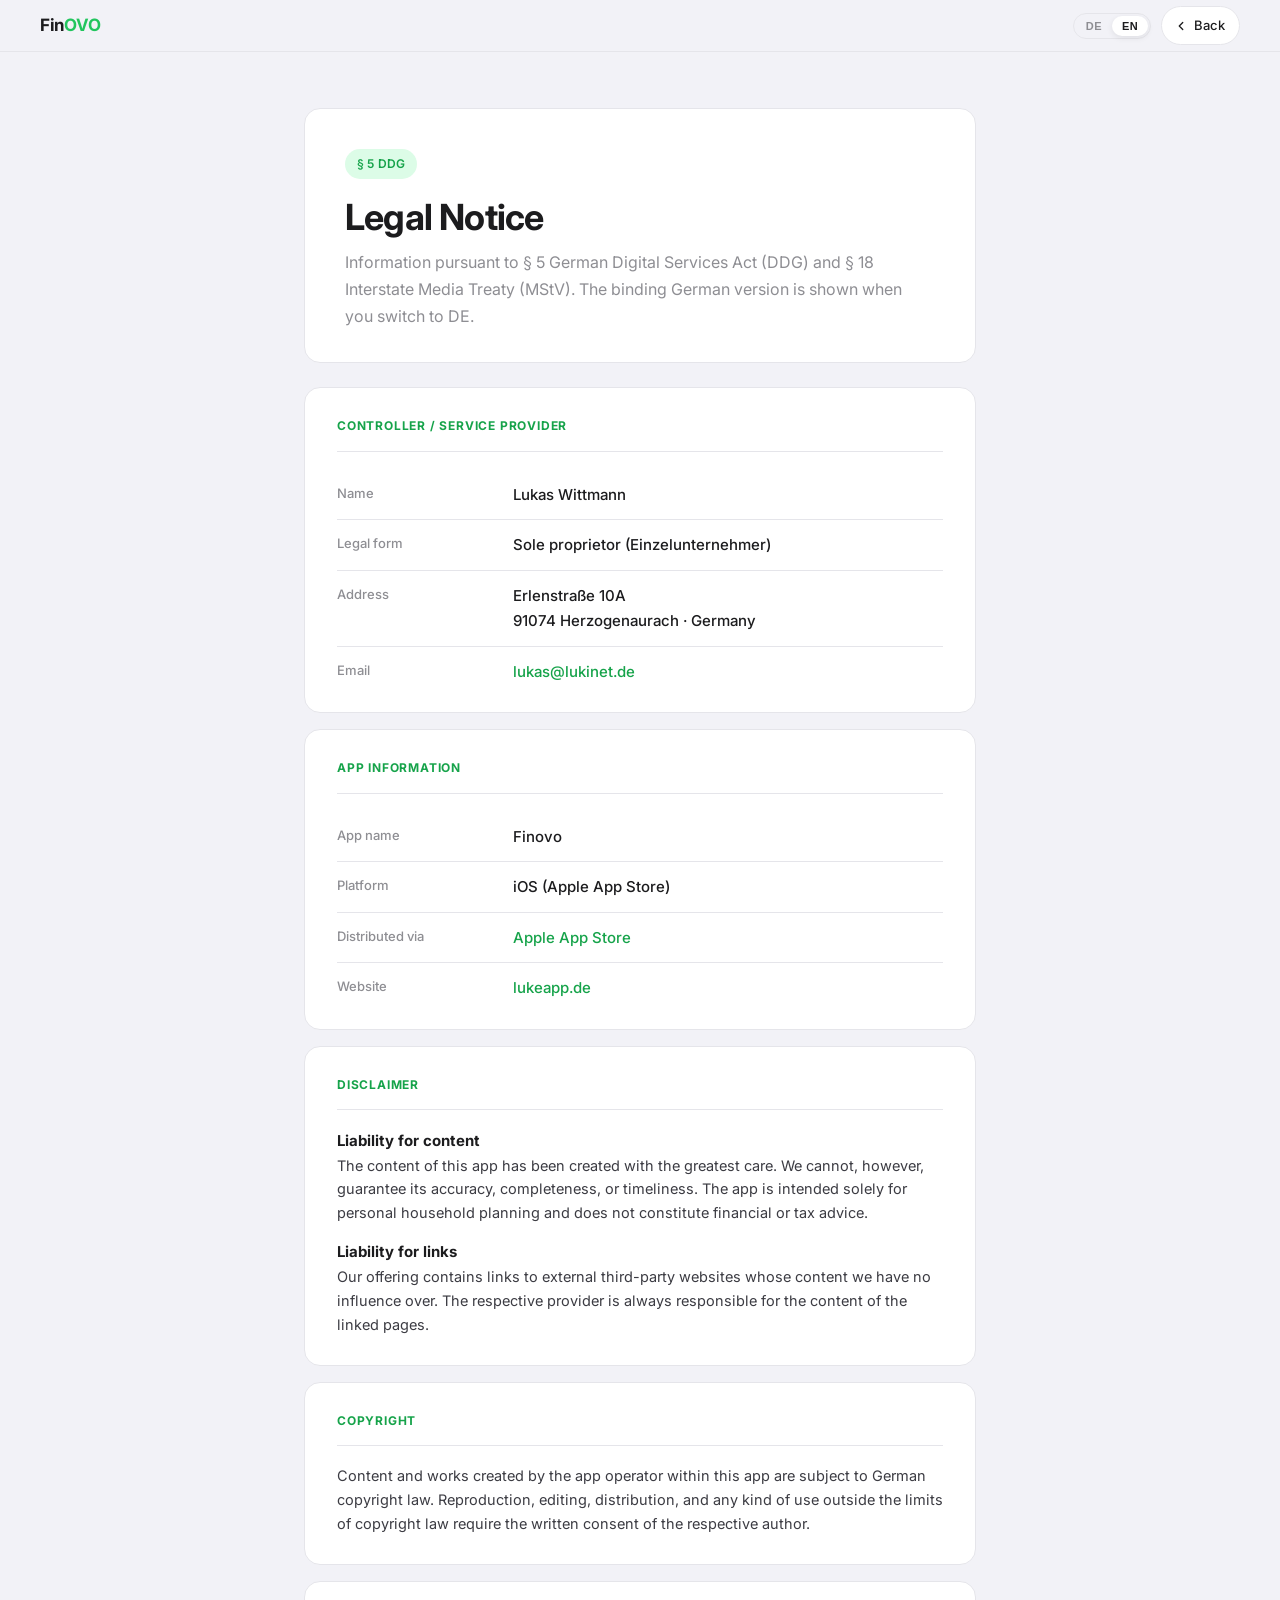
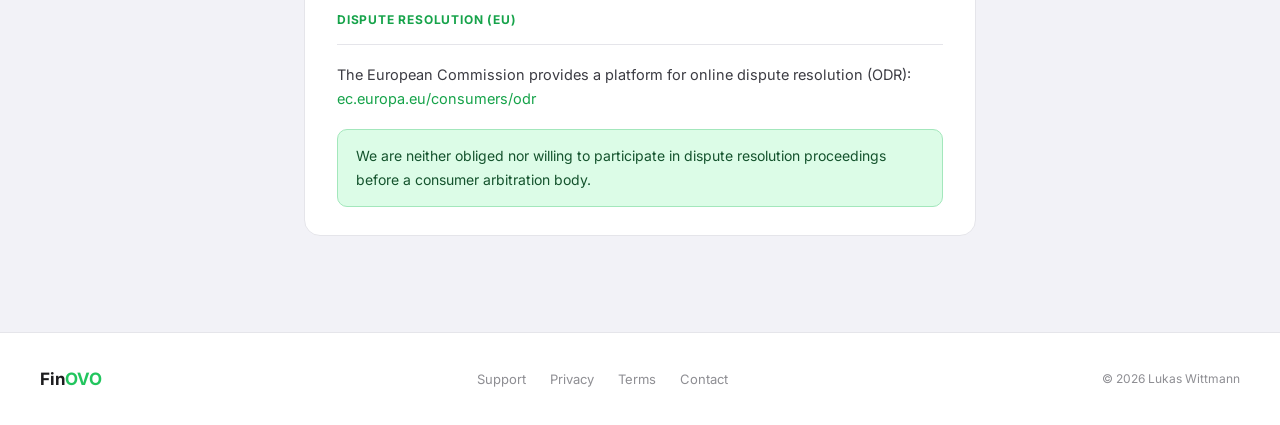
<file: apps/finovo/impressum/index.html>
<!DOCTYPE html>
<html lang="de">
<head>
  <meta charset="UTF-8">
  <meta name="viewport" content="width=device-width, initial-scale=1.0">
  <title>Impressum – Finovo</title>
  <meta name="description" content="Impressum der Finovo App gemäß §5 DDG.">
  <meta name="robots" content="noindex">
  <link href="https://fonts.googleapis.com/css2?family=Inter:wght@300;400;500;600;700;800&display=swap" rel="stylesheet">
  <style>
    *, *::before, *::after { box-sizing: border-box; margin: 0; padding: 0; }

    :root {
      --green:       #22C55E;
      --green-dark:  #16A34A;
      --green-light: #DCFCE7;
      --navy:        #0F172A;
      --bg:          #F2F2F7;
      --white:       #FFFFFF;
      --gray:        #8E8E93;
      --border:      #E5E5EA;
      --text:        #1C1C1E;
      --text2:       #3C3C43;
      --radius:      16px;
    }

    html { scroll-behavior: smooth; }

    body {
      font-family: 'Inter', -apple-system, BlinkMacSystemFont, "Segoe UI", Arial, sans-serif;
      background: var(--bg);
      color: var(--text);
      line-height: 1.7;
      font-size: 16px;
      -webkit-font-smoothing: antialiased;
    }

    nav {
      background: rgba(242,242,247,0.92);
      backdrop-filter: blur(20px);
      -webkit-backdrop-filter: blur(20px);
      border-bottom: 0.5px solid var(--border);
      position: sticky; top: 0; z-index: 100;
      padding: 0 40px; height: 52px;
      display: flex; align-items: center; justify-content: space-between; gap: 16px;
    }
    .nav-logo { font-size: 17px; font-weight: 700; color: var(--text); letter-spacing: -0.3px; text-decoration: none; }
    .nav-logo span { color: var(--green); }
    .back-btn {
      display: inline-flex; align-items: center; gap: 6px;
      background: var(--white); color: var(--text);
      border: 0.5px solid var(--border); border-radius: 20px;
      padding: 7px 14px 7px 12px; font-size: 13px; font-weight: 500;
      text-decoration: none; transition: all 0.15s; font-family: inherit;
    }
    .back-btn:hover { background: var(--green-light); color: var(--green-dark); border-color: var(--green-light); }
    .back-btn svg { width: 14px; height: 14px; }

    main { max-width: 720px; margin: 0 auto; padding: 56px 24px 80px; }

    .hero {
      background: var(--white); border: 0.5px solid var(--border);
      border-radius: var(--radius); padding: 40px 40px 32px; margin-bottom: 24px;
    }
    .badge {
      display: inline-flex; align-items: center; gap: 6px;
      background: var(--green-light); color: var(--green-dark);
      font-size: 12px; font-weight: 600;
      padding: 5px 12px; border-radius: 20px; margin-bottom: 18px; letter-spacing: 0.2px;
    }
    .hero h1 {
      font-size: 36px; font-weight: 700; color: var(--text);
      margin-bottom: 10px; letter-spacing: -0.8px; line-height: 1.15;
    }
    .hero p { color: var(--gray); font-size: 16px; max-width: 560px; }

    .card {
      background: var(--white); border: 0.5px solid var(--border);
      border-radius: var(--radius); padding: 28px 32px; margin-bottom: 16px;
    }
    .card h2 {
      font-size: 12px;
      font-weight: 700;
      color: var(--green-dark);
      text-transform: uppercase;
      letter-spacing: 0.8px;
      margin-bottom: 18px;
      padding-bottom: 14px;
      border-bottom: 0.5px solid var(--border);
    }

    .info-row {
      display: flex; gap: 16px;
      padding: 12px 0;
      border-bottom: 0.5px solid var(--border);
      font-size: 15px;
    }
    .info-row:last-child { border-bottom: none; padding-bottom: 0; }
    .info-row .label {
      width: 160px; flex-shrink: 0;
      color: var(--gray); font-size: 13px; font-weight: 500;
    }
    .info-row .value { color: var(--text); font-weight: 500; }
    .info-row .value a { color: var(--green-dark); text-decoration: none; }
    .info-row .value a:hover { text-decoration: underline; }

    .stack { display: flex; flex-direction: column; gap: 14px; }
    .stack .title { font-weight: 700; color: var(--text); font-size: 15px; }
    .stack .body  { font-size: 14.5px; color: var(--text2); line-height: 1.65; }
    .stack .body a { color: var(--green-dark); text-decoration: none; }
    .stack .body a:hover { text-decoration: underline; }

    .note-box {
      background: var(--green-light);
      border: 0.5px solid #A3E7BC;
      border-radius: 10px;
      padding: 14px 18px;
      font-size: 14px;
      color: #14532d;
      margin-top: 4px;
    }

    footer {
      background: var(--white); border-top: 0.5px solid var(--border);
      padding: 32px 40px; display: flex; justify-content: space-between;
      align-items: center; gap: 20px; flex-wrap: wrap;
    }
    .footer-logo { font-size: 17px; font-weight: 700; color: var(--text); }
    .footer-logo span { color: var(--green); }
    .footer-links { display: flex; gap: 24px; list-style: none; flex-wrap: wrap; }
    .footer-links a { font-size: 13px; color: var(--gray); text-decoration: none; transition: color 0.15s; }
    .footer-links a:hover { color: var(--text); }
    .footer-copy { font-size: 12px; color: var(--gray); }

    @media (max-width: 768px) {
      nav { padding: 0 20px; gap: 10px; }
      main { padding: 32px 20px 60px; }
      .hero { padding: 28px 22px 24px; }
      .hero h1 { font-size: 28px; }
      .card { padding: 22px 20px; }
      .info-row { flex-direction: column; gap: 4px; }
      .info-row .label { width: auto; }
      footer { padding: 24px 20px; flex-direction: column; align-items: flex-start; }
    }
  
    /* ═══════ Unified with marketing page ═══════ */

    /* Lang switch → match marketing "lang-toggle" look */
    .lang-switch {
      background: var(--bg) !important;
      border: 0.5px solid var(--border) !important;
      border-radius: 100px !important;
      padding: 2px !important;
      display: inline-flex !important;
    }
    .lang-switch button {
      background: transparent !important;
      border: none !important;
      padding: 4px 10px !important;
      border-radius: 100px !important;
      font-size: 11px !important;
      font-weight: 700 !important;
      letter-spacing: 0.4px !important;
      color: var(--gray) !important;
      cursor: pointer !important;
      transition: background 0.2s ease, color 0.2s ease !important;
    }
    .lang-switch button[aria-pressed="true"] {
      background: var(--white) !important;
      color: var(--text) !important;
      box-shadow: 0 2px 6px rgba(0,0,0,0.08) !important;
    }

    /* Dark mode */
    @media (prefers-color-scheme: dark) {
      :root {
        --bg:     #0B0F14;
        --white:  #12171E;
        --text:   #F5F5F7;
        --text2:  #E5E5EA;
        --gray:   #98989F;
        --border: rgba(255,255,255,0.1);
        --green-light: rgba(34,197,94,0.15);
      }
      body { background: #0B0F14; }
      nav { background: rgba(11,15,20,0.8) !important; }
      .back-btn { background: #12171E; color: var(--text); }
      .back-btn:hover { background: rgba(34,197,94,0.15); color: #22C55E; border-color: rgba(34,197,94,0.35); }
      .hero, .card, .faq-item, footer { background: #12171E !important; }
      .badge { background: rgba(34,197,94,0.18); color: #22C55E; }
      .info-row, .note-box, .stack .body { color: var(--text2); }
      .info-row .label { color: var(--gray); }
      .info-row .value a, .stack .body a { color: #22C55E; }
      .note-box { background: rgba(34,197,94,0.1); border-color: rgba(34,197,94,0.3); color: var(--text2); }
      .lang-switch { background: #12171E !important; }
      .lang-switch button[aria-pressed="true"] { background: #2A2A2C !important; color: var(--text) !important; }
      /* FAQ / support specific */
      .faq-item summary { color: var(--text); }
      .faq-body, .faq-answer { color: var(--text2); }
      .feature-card { background: #181E26 !important; }
      /* privacy/terms section content blocks */
      section, .policy-section, .terms-section { color: var(--text2); }
      h1, h2, h3, h4 { color: var(--text); }
    }

    /* Canonical theme-color already set via meta, theme-color in dark */

    /* Language switching */
    .lang { display: none; }
    .lang.active { display: block; }
    .en-only { display: none; }
    html[lang="en"] .de-only { display: none; }
    html[lang="en"] .en-only { display: inline; }

  </style>
</head>
<body>

<nav>
  <a href="../" class="nav-logo">Fin<span>OVO</span></a>
  <div style="display:flex;align-items:center;gap:10px;">
    <div class="lang-switch" role="group" aria-label="Language">
      <button type="button" data-lang="de" aria-pressed="true">DE</button>
      <button type="button" data-lang="en" aria-pressed="false">EN</button>
    </div>
    <a href="../" class="back-btn" aria-label="Back to home">
      <svg viewBox="0 0 24 24" fill="none" stroke="currentColor" stroke-width="2.2" stroke-linecap="round" stroke-linejoin="round"><path d="M15 18l-6-6 6-6"/></svg>
      <span class="de-only">Zurück</span><span class="en-only">Back</span>
    </a>
  </div>
</nav>

<main>

<div class="lang active" data-lang="de">

  <div class="hero">
    <div class="badge">§ 5 DDG</div>
    <h1>Impressum</h1>
    <p>Angaben gemäß § 5 Digitale-Dienste-Gesetz (DDG) und § 18 Medienstaatsvertrag (MStV).</p>
  </div>

  <!-- Verantwortlicher -->
  <div class="card">
    <h2>Verantwortlicher / Anbieter</h2>
    <div class="info-row">
      <div class="label">Name</div>
      <div class="value">Lukas Wittmann</div>
    </div>
    <div class="info-row">
      <div class="label">Rechtsform</div>
      <div class="value">Einzelunternehmer</div>
    </div>
    <div class="info-row">
      <div class="label">Anschrift</div>
      <div class="value">
        Erlenstraße 10A<br>91074 Herzogenaurach · Deutschland
      </div>
    </div>
    <div class="info-row">
      <div class="label">E-Mail</div>
      <div class="value"><a href="mailto:lukas@lukinet.de">lukas@lukinet.de</a></div>
    </div>
  </div>

  <!-- App-Informationen -->
  <div class="card">
    <h2>App-Informationen</h2>
    <div class="info-row">
      <div class="label">App-Name</div>
      <div class="value">Finovo</div>
    </div>
    <div class="info-row">
      <div class="label">Plattform</div>
      <div class="value">iOS (Apple App Store)</div>
    </div>
    <div class="info-row">
      <div class="label">Angeboten über</div>
      <div class="value"><a href="https://apps.apple.com" target="_blank" rel="noopener">Apple App Store</a></div>
    </div>
    <div class="info-row">
      <div class="label">Website</div>
      <div class="value"><a href="https://lukeapp.de">lukeapp.de</a></div>
    </div>
  </div>

  <!-- Haftungsausschluss -->
  <div class="card">
    <h2>Haftungsausschluss</h2>
    <div class="stack">
      <div>
        <div class="title">Haftung für Inhalte</div>
        <div class="body">Die Inhalte dieser App wurden mit größter Sorgfalt erstellt. Für die Richtigkeit, Vollständigkeit und Aktualität der Inhalte können wir jedoch keine Gewähr übernehmen. Die App dient ausschließlich der persönlichen Haushaltsplanung und stellt keine Finanz- oder Steuerberatung dar.</div>
      </div>
      <div>
        <div class="title">Haftung für Links</div>
        <div class="body">Unser Angebot enthält Links zu externen Webseiten Dritter, auf deren Inhalte wir keinen Einfluss haben. Für die Inhalte der verlinkten Seiten ist stets der jeweilige Anbieter verantwortlich.</div>
      </div>
    </div>
  </div>

  <!-- Urheberrecht -->
  <div class="card">
    <h2>Urheberrecht</h2>
    <div class="stack">
      <div class="body">Die durch den App-Betreiber erstellten Inhalte und Werke in dieser App unterliegen dem deutschen Urheberrecht. Die Vervielfältigung, Bearbeitung, Verbreitung und jede Art der Verwertung außerhalb der Grenzen des Urheberrechts bedürfen der schriftlichen Zustimmung des jeweiligen Autors.</div>
    </div>
  </div>

  <!-- Streitbeilegung -->
  <div class="card">
    <h2>Streitbeilegung (EU)</h2>
    <div class="stack">
      <div class="body">
        Die Europäische Kommission stellt eine Plattform zur Online-Streitbeilegung (OS) bereit:
        <a href="https://ec.europa.eu/consumers/odr" target="_blank" rel="noopener">ec.europa.eu/consumers/odr</a>
      </div>
      <div class="note-box">
        Wir sind nicht verpflichtet und nicht bereit, an Streitbeilegungsverfahren vor einer Verbraucherschlichtungsstelle teilzunehmen.
      </div>
    </div>
  </div>

</div>

<div class="lang" data-lang="en">

  <div class="hero">
    <div class="badge">§ 5 DDG</div>
    <h1>Legal Notice</h1>
    <p>Information pursuant to § 5 German Digital Services Act (DDG) and § 18 Interstate Media Treaty (MStV). The binding German version is shown when you switch to DE.</p>
  </div>

  <div class="card">
    <h2>Controller / Service Provider</h2>
    <div class="info-row">
      <div class="label">Name</div>
      <div class="value">Lukas Wittmann</div>
    </div>
    <div class="info-row">
      <div class="label">Legal form</div>
      <div class="value">Sole proprietor (Einzelunternehmer)</div>
    </div>
    <div class="info-row">
      <div class="label">Address</div>
      <div class="value">
        Erlenstraße 10A<br>91074 Herzogenaurach · Germany
      </div>
    </div>
    <div class="info-row">
      <div class="label">Email</div>
      <div class="value"><a href="mailto:lukas@lukinet.de">lukas@lukinet.de</a></div>
    </div>
  </div>

  <div class="card">
    <h2>App Information</h2>
    <div class="info-row">
      <div class="label">App name</div>
      <div class="value">Finovo</div>
    </div>
    <div class="info-row">
      <div class="label">Platform</div>
      <div class="value">iOS (Apple App Store)</div>
    </div>
    <div class="info-row">
      <div class="label">Distributed via</div>
      <div class="value"><a href="https://apps.apple.com" target="_blank" rel="noopener">Apple App Store</a></div>
    </div>
    <div class="info-row">
      <div class="label">Website</div>
      <div class="value"><a href="https://lukeapp.de">lukeapp.de</a></div>
    </div>
  </div>

  <div class="card">
    <h2>Disclaimer</h2>
    <div class="stack">
      <div>
        <div class="title">Liability for content</div>
        <div class="body">The content of this app has been created with the greatest care. We cannot, however, guarantee its accuracy, completeness, or timeliness. The app is intended solely for personal household planning and does not constitute financial or tax advice.</div>
      </div>
      <div>
        <div class="title">Liability for links</div>
        <div class="body">Our offering contains links to external third-party websites whose content we have no influence over. The respective provider is always responsible for the content of the linked pages.</div>
      </div>
    </div>
  </div>

  <div class="card">
    <h2>Copyright</h2>
    <div class="stack">
      <div class="body">Content and works created by the app operator within this app are subject to German copyright law. Reproduction, editing, distribution, and any kind of use outside the limits of copyright law require the written consent of the respective author.</div>
    </div>
  </div>

  <div class="card">
    <h2>Dispute Resolution (EU)</h2>
    <div class="stack">
      <div class="body">
        The European Commission provides a platform for online dispute resolution (ODR):
        <a href="https://ec.europa.eu/consumers/odr" target="_blank" rel="noopener">ec.europa.eu/consumers/odr</a>
      </div>
      <div class="note-box">
        We are neither obliged nor willing to participate in dispute resolution proceedings before a consumer arbitration body.
      </div>
    </div>
  </div>

</div>

</main>

<footer>
  <div class="footer-logo">Fin<span>OVO</span></div>
  <ul class="footer-links">
    <li><a href="../support/">Support</a></li>
    <li><a href="../privacy/"><span class="de-only">Datenschutz</span><span class="en-only">Privacy</span></a></li>
    <li><a href="../terms/"><span class="de-only">Nutzungsbedingungen</span><span class="en-only">Terms</span></a></li>
    <li><a href="mailto:lukas@lukinet.de"><span class="de-only">Kontakt</span><span class="en-only">Contact</span></a></li>
  </ul>
  <div class="footer-copy">© 2026 Lukas Wittmann</div>
</footer>

<script>
  (function() {
    var root = document.documentElement;
    var buttons = document.querySelectorAll(".lang-switch button");
    function setLang(lang) {
      document.querySelectorAll(".lang").forEach(function(el) {
        el.classList.toggle("active", el.getAttribute("data-lang") === lang);
      });
      buttons.forEach(function(b) {
        b.setAttribute("aria-pressed", b.dataset.lang === lang ? "true" : "false");
      });
      root.setAttribute("lang", lang);
      try { localStorage.setItem("finovoLang", lang); } catch(e) {}
    }
    buttons.forEach(function(b) { b.addEventListener("click", function() { setLang(b.dataset.lang); }); });
    var initial = (location.hash || "").replace("#", "");
    if (initial !== "en" && initial !== "de") {
      try { initial = localStorage.getItem("finovoLang"); } catch(e) {}
      if (initial !== "en" && initial !== "de") {
        initial = (navigator.language || "de").toLowerCase().indexOf("de") === 0 ? "de" : "en";
      }
    }
    setLang(initial);
  })();
</script>

</body>
</html>
</file>
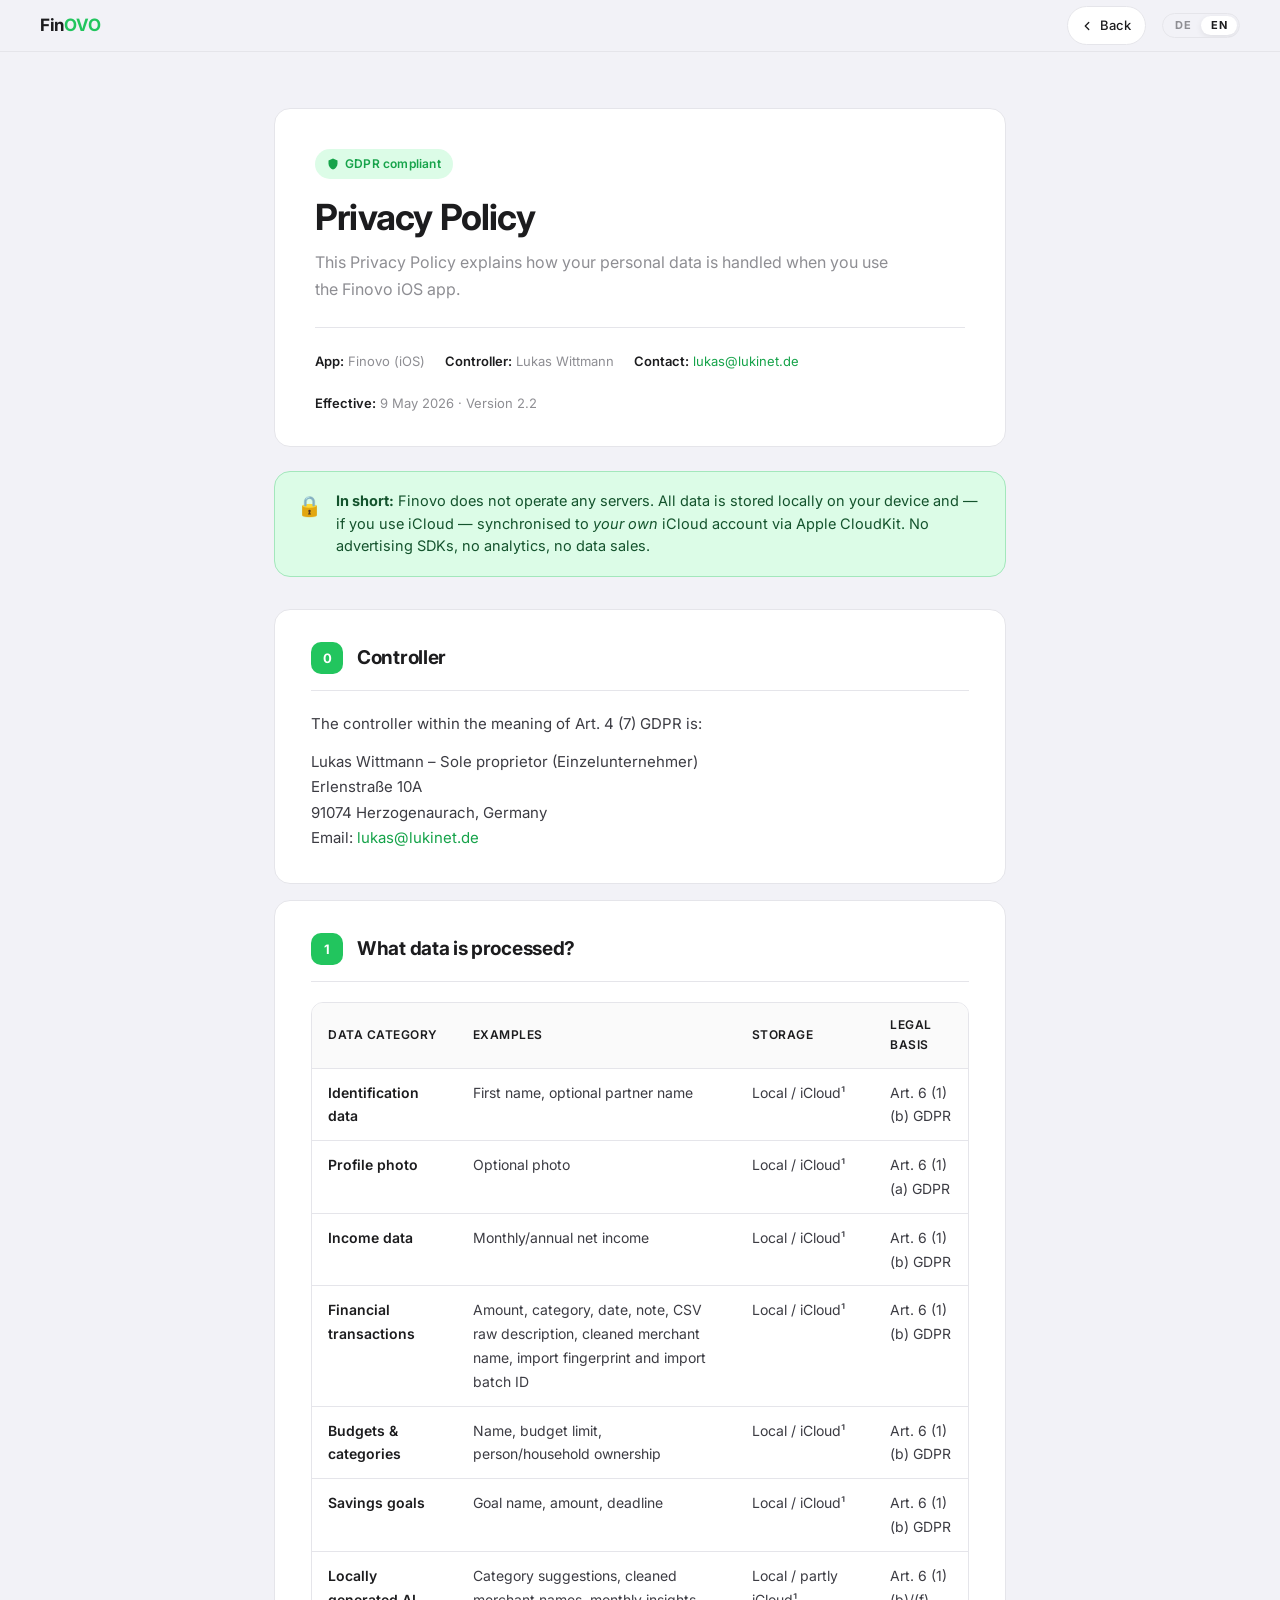
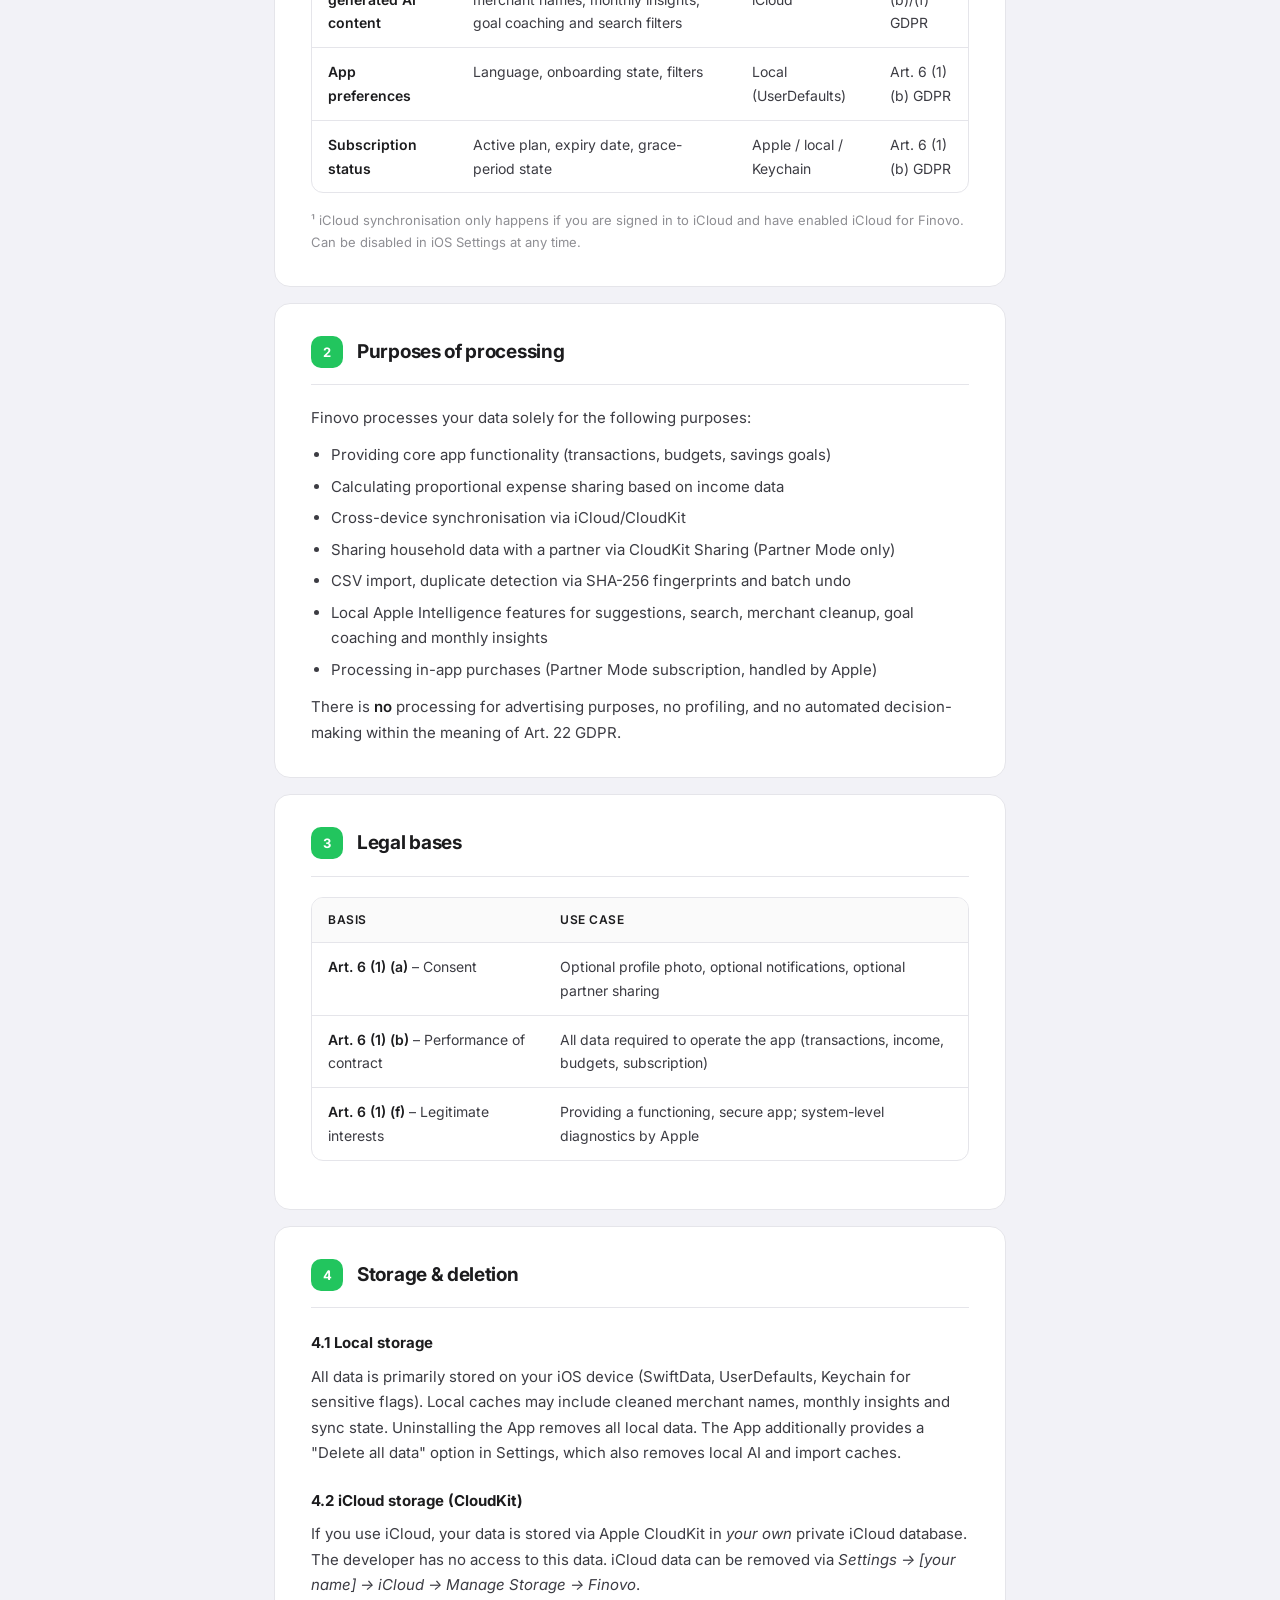
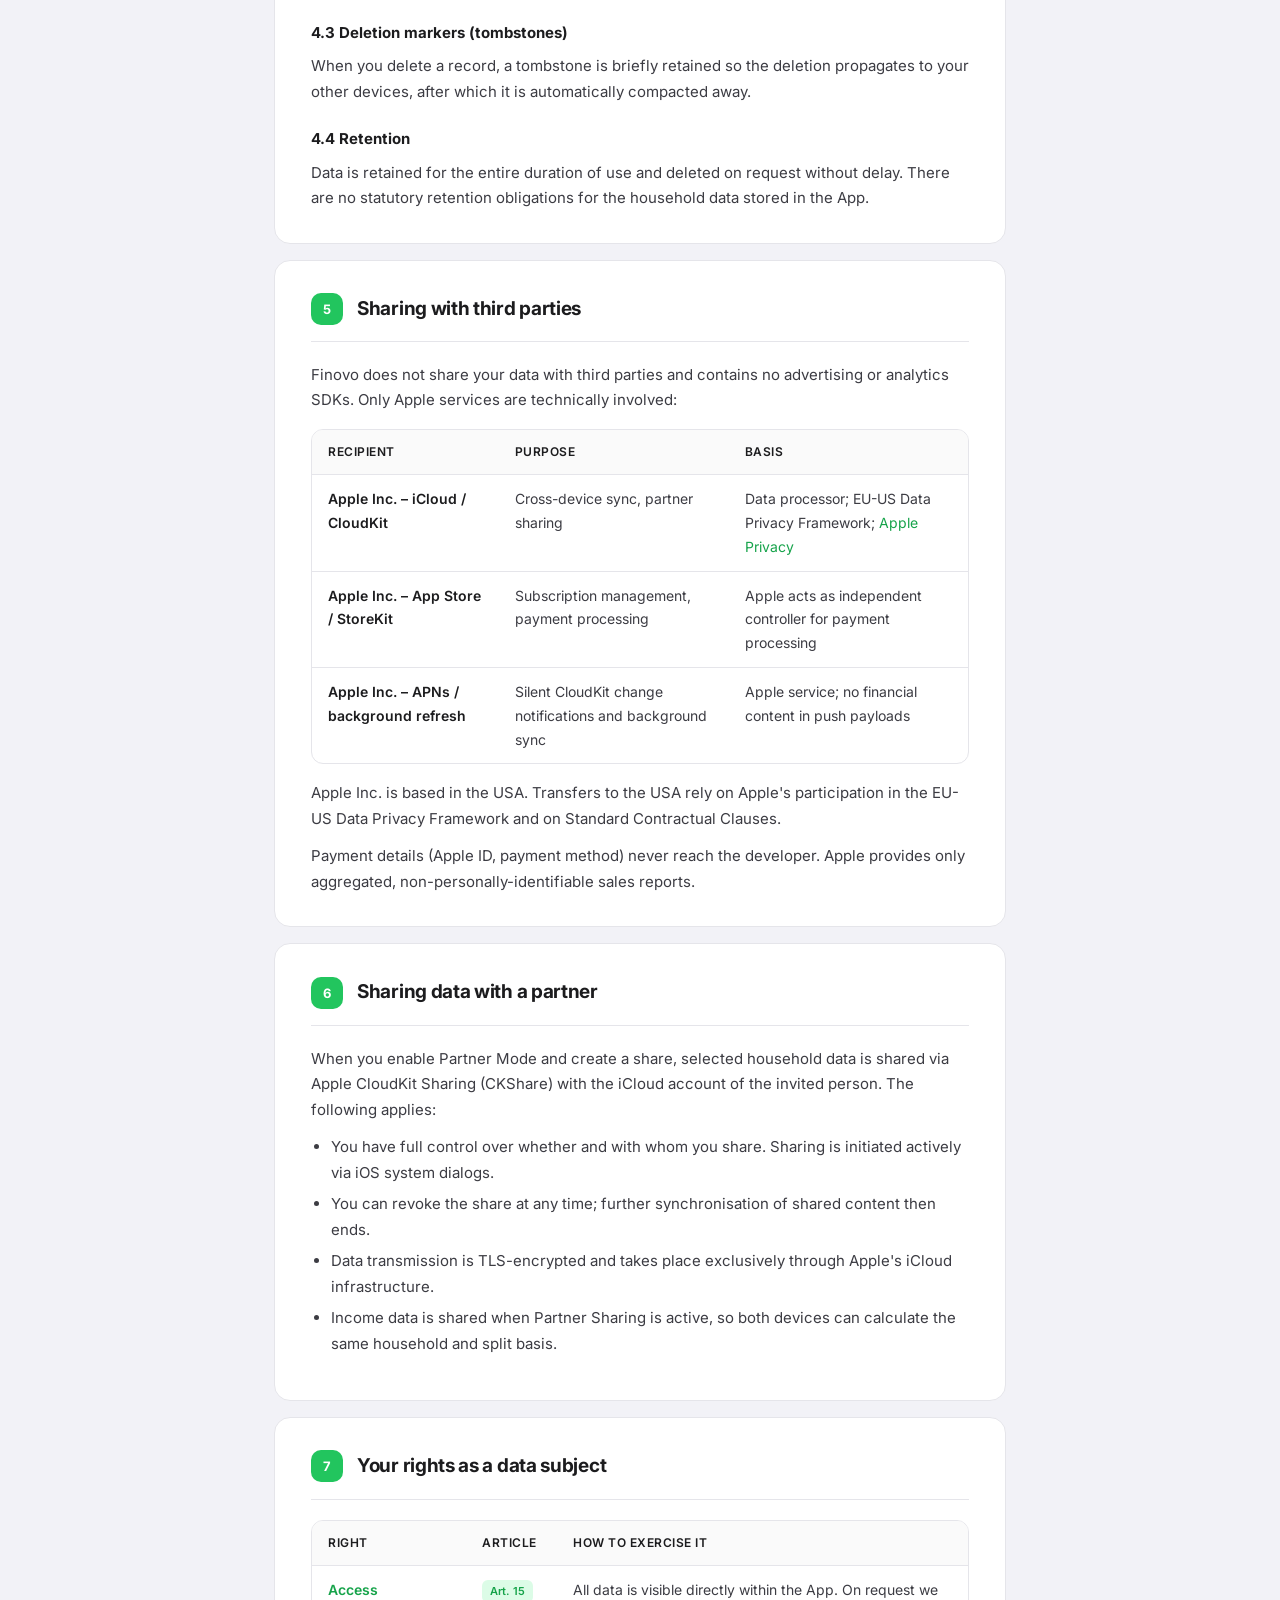
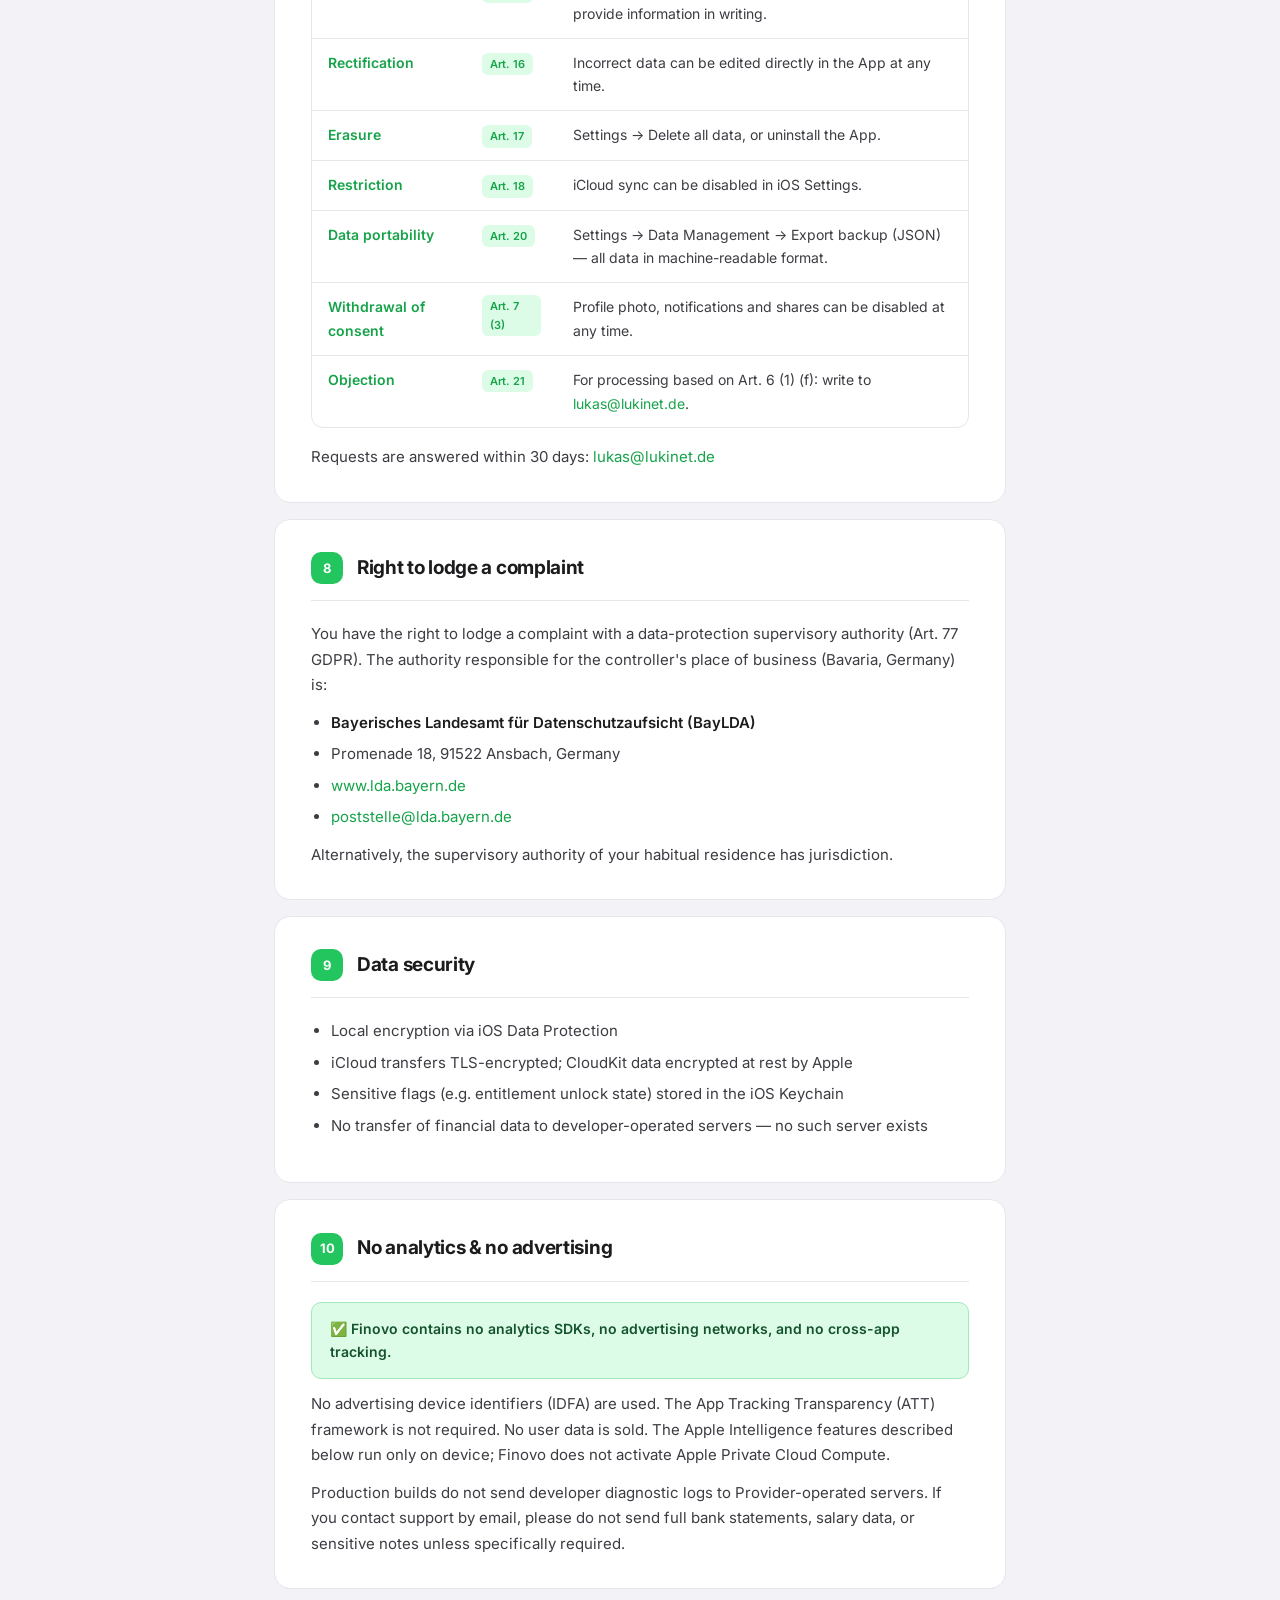
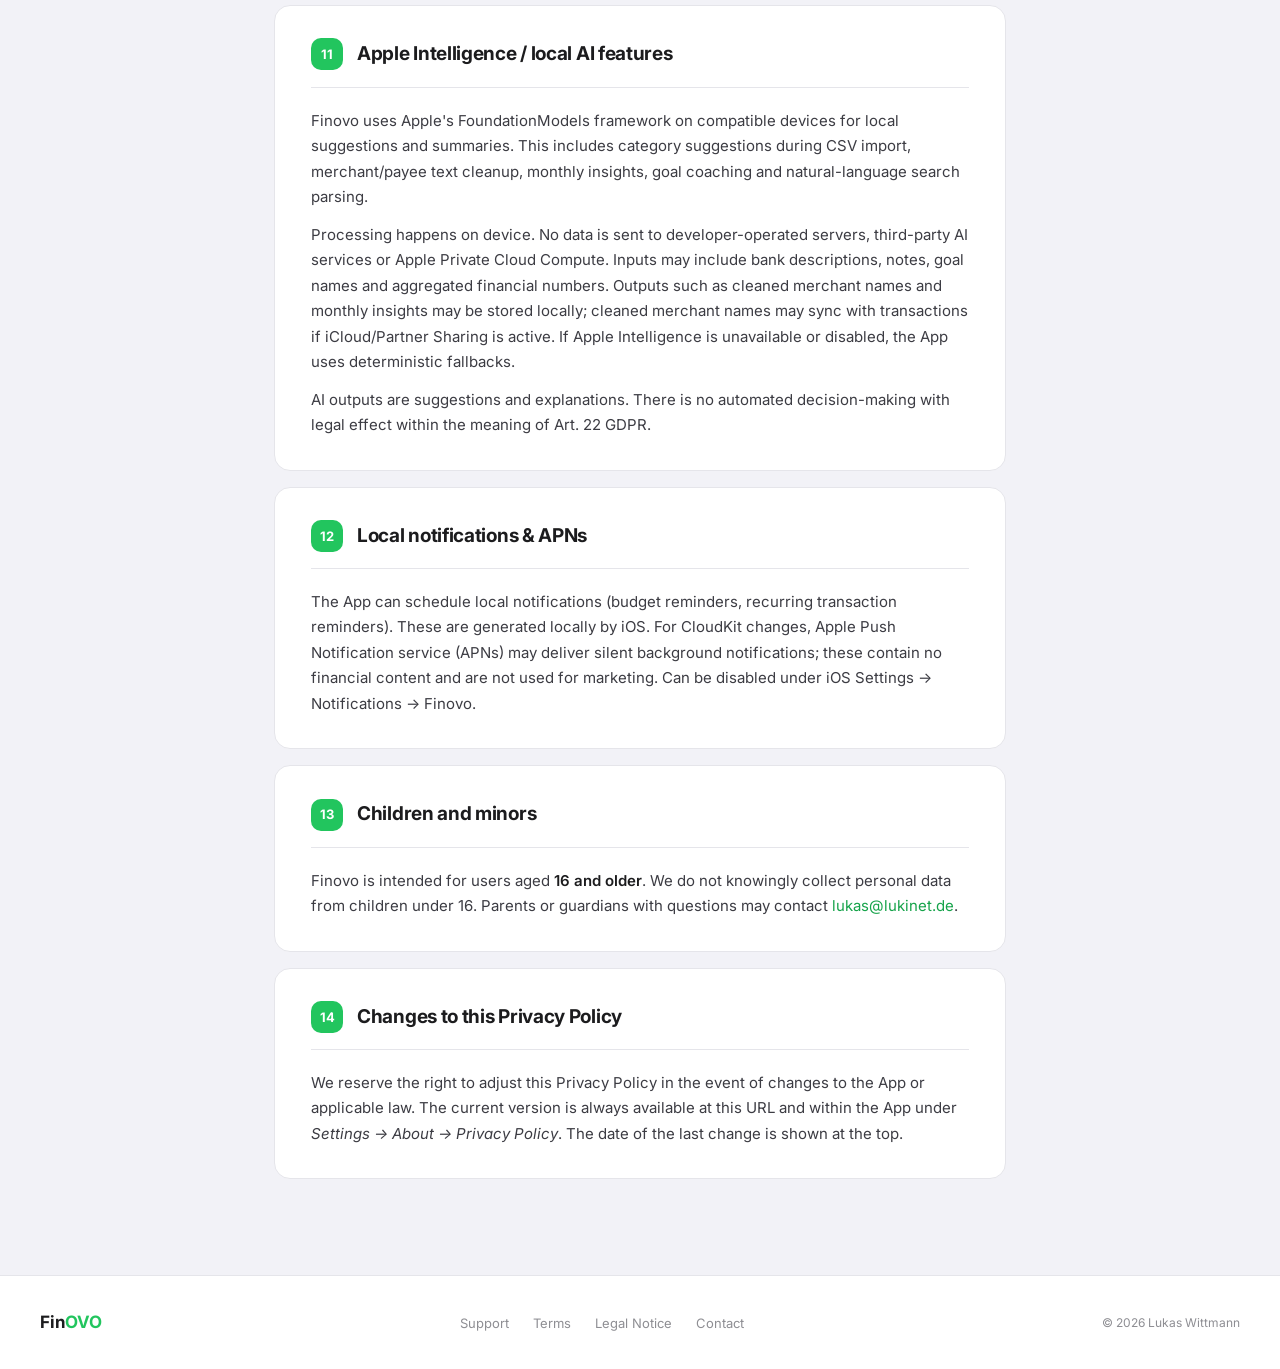
<file: apps/finovo/privacy/index.html>
<!DOCTYPE html>
<html lang="de">
<head>
  <meta charset="UTF-8">
  <meta name="viewport" content="width=device-width, initial-scale=1.0">
  <title>Datenschutzerklärung – Finovo</title>
  <meta name="description" content="Datenschutzerklärung der Finovo App gemäß DSGVO.">
  <meta name="robots" content="noindex">
  <link href="https://fonts.googleapis.com/css2?family=Inter:wght@300;400;500;600;700;800&display=swap" rel="stylesheet">
  <style>
    *, *::before, *::after { box-sizing: border-box; margin: 0; padding: 0; }

    :root {
      --green:       #22C55E;
      --green-dark:  #16A34A;
      --green-light: #DCFCE7;
      --navy:        #0F172A;
      --bg:          #F2F2F7;
      --white:       #FFFFFF;
      --gray:        #8E8E93;
      --border:      #E5E5EA;
      --text:        #1C1C1E;
      --text2:       #3C3C43;
      --radius:      16px;
    }

    html { scroll-behavior: smooth; }

    body {
      font-family: 'Inter', -apple-system, BlinkMacSystemFont, "Segoe UI", Arial, sans-serif;
      background: var(--bg);
      color: var(--text);
      line-height: 1.7;
      font-size: 16px;
      -webkit-font-smoothing: antialiased;
    }

    /* ── NAV ── */
    nav {
      background: rgba(242,242,247,0.92);
      backdrop-filter: blur(20px);
      -webkit-backdrop-filter: blur(20px);
      border-bottom: 0.5px solid var(--border);
      position: sticky;
      top: 0;
      z-index: 100;
      padding: 0 40px;
      height: 52px;
      display: flex;
      align-items: center;
      justify-content: space-between;
      gap: 16px;
    }
    .nav-logo {
      font-size: 17px;
      font-weight: 700;
      color: var(--text);
      letter-spacing: -0.3px;
      text-decoration: none;
    }
    .nav-logo span { color: var(--green); }

    .nav-right { display: flex; align-items: center; gap: 16px; }

    .back-btn {
      display: inline-flex;
      align-items: center;
      gap: 6px;
      background: var(--white);
      color: var(--text);
      border: 0.5px solid var(--border);
      border-radius: 20px;
      padding: 7px 14px 7px 12px;
      font-size: 13px;
      font-weight: 500;
      text-decoration: none;
      transition: all 0.15s;
      font-family: inherit;
    }
    .back-btn:hover { background: var(--green-light); color: var(--green-dark); border-color: var(--green-light); }
    .back-btn svg { width: 14px; height: 14px; }

    .lang-switch {
      display: inline-flex;
      border: 0.5px solid var(--border);
      border-radius: 20px;
      overflow: hidden;
      background: var(--white);
    }
    .lang-switch button {
      background: transparent;
      color: var(--text2);
      border: 0;
      padding: 6px 14px;
      cursor: pointer;
      font: 600 12px/1 'Inter', sans-serif;
      letter-spacing: 0.3px;
    }
    .lang-switch button[aria-pressed="true"] {
      background: var(--green);
      color: #fff;
    }

    /* ── MAIN ── */
    main {
      max-width: 780px;
      margin: 0 auto;
      padding: 56px 24px 80px;
    }

    /* ── HERO ── */
    .hero {
      background: var(--white);
      border: 0.5px solid var(--border);
      border-radius: var(--radius);
      padding: 40px 40px 32px;
      margin-bottom: 24px;
    }
    .badge {
      display: inline-flex;
      align-items: center;
      gap: 6px;
      background: var(--green-light);
      color: var(--green-dark);
      font-size: 12px;
      font-weight: 600;
      padding: 5px 12px;
      border-radius: 20px;
      margin-bottom: 18px;
      letter-spacing: 0.2px;
    }
    .badge svg { width: 12px; height: 12px; fill: currentColor; }
    .hero h1 {
      font-size: 36px;
      font-weight: 700;
      color: var(--text);
      margin-bottom: 10px;
      letter-spacing: -0.8px;
      line-height: 1.15;
    }
    .hero p { color: var(--gray); font-size: 16px; max-width: 580px; }
    .meta-row {
      display: flex;
      flex-wrap: wrap;
      gap: 20px;
      margin-top: 24px;
      padding-top: 22px;
      border-top: 0.5px solid var(--border);
    }
    .meta-item { font-size: 13px; color: var(--gray); }
    .meta-item strong { color: var(--text); font-weight: 600; }
    .meta-item a { color: var(--green-dark); text-decoration: none; }
    .meta-item a:hover { text-decoration: underline; }

    /* ── INFO BOX ── */
    .info-box {
      background: var(--green-light);
      border: 0.5px solid #A3E7BC;
      border-radius: var(--radius);
      padding: 18px 22px;
      margin-bottom: 32px;
      font-size: 14.5px;
      color: #14532d;
      display: flex;
      gap: 14px;
      align-items: flex-start;
      line-height: 1.55;
    }
    .info-box .icon { font-size: 20px; flex-shrink: 0; margin-top: 1px; }

    /* ── SECTION ── */
    .section {
      background: var(--white);
      border: 0.5px solid var(--border);
      border-radius: var(--radius);
      padding: 32px 36px;
      margin-bottom: 16px;
    }
    .section-header {
      display: flex;
      align-items: center;
      gap: 14px;
      margin-bottom: 20px;
      padding-bottom: 16px;
      border-bottom: 0.5px solid var(--border);
    }
    .section-num {
      width: 32px;
      height: 32px;
      background: var(--green);
      color: white;
      border-radius: 10px;
      display: flex;
      align-items: center;
      justify-content: center;
      font-size: 13px;
      font-weight: 700;
      flex-shrink: 0;
    }
    .section h2 {
      font-size: 19px;
      font-weight: 700;
      color: var(--text);
      letter-spacing: -0.3px;
    }
    .section h3 {
      font-size: 15px;
      font-weight: 700;
      color: var(--text);
      margin: 22px 0 8px;
    }
    .section p  { font-size: 15px; color: var(--text2); margin-bottom: 12px; }
    .section p:last-child { margin-bottom: 0; }
    .section ul { padding-left: 20px; margin-bottom: 12px; }
    .section ul li { font-size: 15px; color: var(--text2); margin-bottom: 6px; }
    .section strong { color: var(--text); font-weight: 600; }
    .section a { color: var(--green-dark); text-decoration: none; }
    .section a:hover { text-decoration: underline; }

    /* ── TABLE ── */
    .table-wrap {
      overflow-x: auto;
      margin: 16px 0;
      border-radius: 12px;
      border: 0.5px solid var(--border);
    }
    table { width: 100%; border-collapse: collapse; font-size: 14px; }
    thead th {
      background: #FAFAFA;
      color: var(--text);
      padding: 12px 16px;
      text-align: left;
      font-weight: 600;
      font-size: 12px;
      letter-spacing: 0.5px;
      text-transform: uppercase;
      border-bottom: 0.5px solid var(--border);
    }
    tbody td {
      padding: 12px 16px;
      color: var(--text2);
      border-bottom: 0.5px solid var(--border);
      vertical-align: top;
    }
    tbody tr:last-child td { border-bottom: none; }
    tbody td strong { color: var(--text); font-weight: 600; }

    .right-label { color: var(--green-dark); font-weight: 600; }
    .article-badge {
      display: inline-block;
      background: var(--green-light);
      color: var(--green-dark);
      font-size: 11px;
      font-weight: 600;
      padding: 2px 8px;
      border-radius: 6px;
    }

    .no-tracking {
      display: flex;
      align-items: center;
      gap: 10px;
      background: var(--green-light);
      border: 0.5px solid #A3E7BC;
      border-radius: 10px;
      padding: 14px 18px;
      font-size: 14px;
      font-weight: 600;
      color: #14532d;
      margin-bottom: 12px;
    }

    /* ── FOOTER ── */
    footer {
      background: var(--white);
      border-top: 0.5px solid var(--border);
      padding: 32px 40px;
      display: flex;
      justify-content: space-between;
      align-items: center;
      gap: 20px;
      flex-wrap: wrap;
    }
    .footer-logo {
      font-size: 17px;
      font-weight: 700;
      color: var(--text);
    }
    .footer-logo span { color: var(--green); }
    .footer-links { display: flex; gap: 24px; list-style: none; flex-wrap: wrap; }
    .footer-links a {
      font-size: 13px;
      color: var(--gray);
      text-decoration: none;
      transition: color 0.15s;
    }
    .footer-links a:hover { color: var(--text); }
    .footer-copy { font-size: 12px; color: var(--gray); }

    .lang { display: none; }
    .lang.active { display: block; }
    .en-only { display: none; }
    html[lang="en"] .de-only { display: none; }
    html[lang="en"] .en-only { display: inline; }

    @media (max-width: 768px) {
      nav { padding: 0 20px; gap: 10px; }
      .back-btn { padding: 6px 12px 6px 10px; font-size: 12px; }
      main { padding: 32px 20px 60px; }
      .hero { padding: 28px 22px 24px; }
      .hero h1 { font-size: 28px; }
      .section { padding: 24px 22px; }
      footer { padding: 24px 20px; flex-direction: column; align-items: flex-start; }
      .meta-row { gap: 12px; }
    }
  
    /* ═══════ Unified with marketing page ═══════ */

    /* Lang switch → match marketing "lang-toggle" look */
    .lang-switch {
      background: var(--bg) !important;
      border: 0.5px solid var(--border) !important;
      border-radius: 100px !important;
      padding: 2px !important;
      display: inline-flex !important;
    }
    .lang-switch button {
      background: transparent !important;
      border: none !important;
      padding: 4px 10px !important;
      border-radius: 100px !important;
      font-size: 11px !important;
      font-weight: 700 !important;
      letter-spacing: 0.4px !important;
      color: var(--gray) !important;
      cursor: pointer !important;
      transition: background 0.2s ease, color 0.2s ease !important;
    }
    .lang-switch button[aria-pressed="true"] {
      background: var(--white) !important;
      color: var(--text) !important;
      box-shadow: 0 2px 6px rgba(0,0,0,0.08) !important;
    }

    /* Dark mode */
    @media (prefers-color-scheme: dark) {
      :root {
        --bg:     #0B0F14;
        --white:  #12171E;
        --text:   #F5F5F7;
        --text2:  #E5E5EA;
        --gray:   #98989F;
        --border: rgba(255,255,255,0.1);
        --green-light: rgba(34,197,94,0.15);
      }
      body { background: #0B0F14; }
      nav { background: rgba(11,15,20,0.8) !important; }
      .back-btn { background: #12171E; color: var(--text); }
      .back-btn:hover { background: rgba(34,197,94,0.15); color: #22C55E; border-color: rgba(34,197,94,0.35); }
      .hero, .card, .faq-item, footer { background: #12171E !important; }
      .badge { background: rgba(34,197,94,0.18); color: #22C55E; }
      .info-row, .note-box, .stack .body { color: var(--text2); }
      .info-row .label { color: var(--gray); }
      .info-row .value a, .stack .body a { color: #22C55E; }
      .note-box { background: rgba(34,197,94,0.1); border-color: rgba(34,197,94,0.3); color: var(--text2); }
      .lang-switch { background: #12171E !important; }
      .lang-switch button[aria-pressed="true"] { background: #2A2A2C !important; color: var(--text) !important; }
      /* FAQ / support specific */
      .faq-item summary { color: var(--text); }
      .faq-body, .faq-answer { color: var(--text2); }
      .feature-card { background: #181E26 !important; }
      /* privacy/terms section content blocks */
      section, .policy-section, .terms-section { color: var(--text2); }
      h1, h2, h3, h4 { color: var(--text); }
    }

    /* Canonical theme-color already set via meta, theme-color in dark */

  </style>
</head>
<body>

<!-- NAV -->
<nav>
  <a href="../" class="nav-logo">Fin<span>OVO</span></a>
  <div class="nav-right">
    <a href="../" class="back-btn" aria-label="Zurück zur Startseite">
      <svg viewBox="0 0 24 24" fill="none" stroke="currentColor" stroke-width="2.2" stroke-linecap="round" stroke-linejoin="round"><path d="M15 18l-6-6 6-6"/></svg>
      <span id="back-label">Zurück</span>
    </a>
    <div class="lang-switch" role="group" aria-label="Language">
      <button type="button" data-lang="de" aria-pressed="true">DE</button>
      <button type="button" data-lang="en" aria-pressed="false">EN</button>
    </div>
  </div>
</nav>

<main>

<!-- =================== DEUTSCH =================== -->
<div class="lang active" data-lang="de">

  <div class="hero">
    <div class="badge">
      <svg viewBox="0 0 24 24"><path d="M12 1L3 5v6c0 5.55 3.84 10.74 9 12 5.16-1.26 9-6.45 9-12V5l-9-4z"/></svg>
      DSGVO-konform
    </div>
    <h1>Datenschutzerklärung</h1>
    <p>Diese Datenschutzerklärung informiert Sie darüber, wie Finovo personenbezogene Daten verarbeitet und schützt.</p>
    <div class="meta-row">
      <div class="meta-item"><strong>App:</strong> Finovo (iOS)</div>
      <div class="meta-item"><strong>Verantwortlicher:</strong> Lukas Wittmann</div>
      <div class="meta-item"><strong>Kontakt:</strong> <a href="mailto:lukas@lukinet.de">lukas@lukinet.de</a></div>
      <div class="meta-item"><strong>Stand:</strong> 9. Mai 2026 · Version 2.2</div>
    </div>
  </div>

  <div class="info-box">
    <div class="icon">🔒</div>
    <div><strong>Wichtig:</strong> Finovo betreibt keine eigenen Server. Alle Daten werden lokal auf Ihrem Gerät gespeichert und – sofern Sie iCloud verwenden – in <em>Ihrem eigenen</em> iCloud-Konto über Apple CloudKit synchronisiert. Es gibt keine Werbe-SDKs, keine Analyse-Tools und keinen Datenverkauf.</div>
  </div>

  <div class="section">
    <div class="section-header">
      <div class="section-num">0</div>
      <h2>Verantwortlicher</h2>
    </div>
    <p>Verantwortlicher im Sinne des Art. 4 Nr. 7 DSGVO ist:</p>
    <p>
      Lukas Wittmann – Einzelunternehmer<br>
      Erlenstraße 10A<br>
      91074 Herzogenaurach, Deutschland<br>
      E-Mail: <a href="mailto:lukas@lukinet.de">lukas@lukinet.de</a>
    </p>
  </div>

  <div class="section">
    <div class="section-header">
      <div class="section-num">1</div>
      <h2>Welche Daten werden verarbeitet?</h2>
    </div>
    <div class="table-wrap">
      <table>
        <thead>
          <tr>
            <th>Datenkategorie</th>
            <th>Beispiele</th>
            <th>Speicherort</th>
            <th>Rechtsgrundlage</th>
          </tr>
        </thead>
        <tbody>
          <tr><td><strong>Identifikationsdaten</strong></td><td>Vorname, ggf. Partnername</td><td>Lokal / iCloud¹</td><td>Art. 6 Abs. 1 lit. b DSGVO</td></tr>
          <tr><td><strong>Profilbild</strong></td><td>Optionales Foto</td><td>Lokal / iCloud¹</td><td>Art. 6 Abs. 1 lit. a DSGVO</td></tr>
          <tr><td><strong>Einkommensdaten</strong></td><td>Monatliches/jährliches Nettoeinkommen</td><td>Lokal / iCloud¹</td><td>Art. 6 Abs. 1 lit. b DSGVO</td></tr>
          <tr><td><strong>Finanztransaktionen</strong></td><td>Betrag, Kategorie, Datum, Notiz, CSV-Rohbeschreibung, normalisierter Händlername, Import-Fingerprint und Import-Batch-ID</td><td>Lokal / iCloud¹</td><td>Art. 6 Abs. 1 lit. b DSGVO</td></tr>
          <tr><td><strong>Budgets &amp; Kategorien</strong></td><td>Kategoriename, Budgetlimit, Zuordnung zu Person/Haushalt</td><td>Lokal / iCloud¹</td><td>Art. 6 Abs. 1 lit. b DSGVO</td></tr>
          <tr><td><strong>Sparziele</strong></td><td>Zielname, Betrag, Deadline</td><td>Lokal / iCloud¹</td><td>Art. 6 Abs. 1 lit. b DSGVO</td></tr>
          <tr><td><strong>Lokal erzeugte KI-Inhalte</strong></td><td>Kategorievorschläge, bereinigte Händlernamen, Monats-Insights, Ziel-Coaching und Suchfilter</td><td>Lokal / teilweise iCloud¹</td><td>Art. 6 Abs. 1 lit. b/f DSGVO</td></tr>
          <tr><td><strong>App-Einstellungen</strong></td><td>Sprache, Onboarding-Status, Filter</td><td>Lokal (UserDefaults)</td><td>Art. 6 Abs. 1 lit. b DSGVO</td></tr>
          <tr><td><strong>Abonnementstatus</strong></td><td>Aktiver Plan, Ablaufdatum, Kulanzfrist-Status</td><td>Apple / lokal / Keychain</td><td>Art. 6 Abs. 1 lit. b DSGVO</td></tr>
        </tbody>
      </table>
    </div>
    <p style="font-size:13px; color: var(--gray);">¹ iCloud-Synchronisation erfolgt nur, wenn Sie auf Ihrem Gerät bei iCloud angemeldet sind und iCloud für Finovo aktiviert haben. Kann in den iOS-Einstellungen jederzeit deaktiviert werden.</p>
  </div>

  <div class="section">
    <div class="section-header">
      <div class="section-num">2</div>
      <h2>Zwecke der Datenverarbeitung</h2>
    </div>
    <p>Finovo verarbeitet Ihre Daten ausschließlich für folgende Zwecke:</p>
    <ul>
      <li>Bereitstellung der App-Funktionen (Transaktionsverfolgung, Budgetplanung, Sparziele)</li>
      <li>Berechnung proportionaler Ausgabenteilung anhand von Einkommensdaten</li>
      <li>Geräteübergreifende Synchronisierung über iCloud/CloudKit</li>
      <li>Teilen von Haushaltsdaten mit einem Partner über CloudKit Sharing (nur Partner-Modus)</li>
      <li>CSV-Import, Duplikaterkennung per SHA-256-Fingerprint und Batch-Rückgängig</li>
      <li>Lokale Apple-Intelligence-Funktionen für Vorschläge, Suche, Händlerbereinigung, Ziel-Coaching und Monats-Insights</li>
      <li>Abwicklung von In-App-Käufen (Abonnement Partner-Modus, über Apple)</li>
    </ul>
    <p>Es findet <strong>keine</strong> Verarbeitung für Werbezwecke, kein Profiling und keine automatisierte Entscheidungsfindung im Sinne des Art. 22 DSGVO statt.</p>
  </div>

  <div class="section">
    <div class="section-header">
      <div class="section-num">3</div>
      <h2>Rechtsgrundlagen</h2>
    </div>
    <div class="table-wrap">
      <table>
        <thead>
          <tr><th>Grundlage</th><th>Anwendungsfall</th></tr>
        </thead>
        <tbody>
          <tr><td><strong>Art. 6 Abs. 1 lit. a</strong> – Einwilligung</td><td>Optionales Profilbild, optionale Benachrichtigungen, optionales Partner-Sharing</td></tr>
          <tr><td><strong>Art. 6 Abs. 1 lit. b</strong> – Vertragserfüllung</td><td>Alle für den App-Betrieb notwendigen Daten (Transaktionen, Einkommen, Budgets, Abonnement)</td></tr>
          <tr><td><strong>Art. 6 Abs. 1 lit. f</strong> – Berechtigte Interessen</td><td>Funktionsfähige, sichere App; Fehlerbehebung auf Systemebene durch Apple</td></tr>
        </tbody>
      </table>
    </div>
  </div>

  <div class="section">
    <div class="section-header">
      <div class="section-num">4</div>
      <h2>Datenspeicherung &amp; Löschung</h2>
    </div>
    <h3>4.1 Lokale Speicherung</h3>
    <p>Alle Daten werden primär lokal auf Ihrem iOS-Gerät gespeichert (SwiftData, UserDefaults, Keychain für sensible Flags). Lokale Caches können bereinigte Händlernamen, Monats-Insights und Sync-Zustände enthalten. Durch Deinstallation der App werden alle lokalen Daten entfernt. Die App bietet zusätzlich eine „Alle Daten löschen"-Funktion in den Einstellungen, die auch lokale KI- und Import-Caches entfernt.</p>
    <h3>4.2 iCloud-Speicherung (CloudKit)</h3>
    <p>Sofern Sie iCloud verwenden, werden Ihre Daten über Apple CloudKit in <em>Ihrer eigenen</em> privaten iCloud-Datenbank gespeichert. Der Entwickler hat keinen Zugriff auf diese Daten. iCloud-Daten können über <em>Einstellungen → [Ihr Name] → iCloud → Speicher verwalten → Finovo</em> entfernt werden.</p>
    <h3>4.3 Löschmarker („Tombstones")</h3>
    <p>Beim Löschen eines Eintrags wird kurzzeitig ein Löschmarker aufbewahrt, damit die Löschung auch auf Ihre weiteren Geräte übertragen wird. Anschließend wird er automatisch komprimiert entfernt.</p>
    <h3>4.4 Speicherdauer</h3>
    <p>Daten werden für die gesamte Nutzungsdauer gespeichert und auf Wunsch sofort gelöscht. Es bestehen keine gesetzlichen Aufbewahrungspflichten für die innerhalb der App gespeicherten Haushaltsdaten.</p>
  </div>

  <div class="section">
    <div class="section-header">
      <div class="section-num">5</div>
      <h2>Weitergabe an Dritte</h2>
    </div>
    <p>Finovo gibt Ihre Daten nicht an Dritte weiter und enthält keine Werbe- oder Analyse-SDKs. Technisch involviert sind ausschließlich Apple-Dienste:</p>
    <div class="table-wrap">
      <table>
        <thead>
          <tr><th>Empfänger</th><th>Zweck</th><th>Basis</th></tr>
        </thead>
        <tbody>
          <tr>
            <td><strong>Apple Inc. – iCloud / CloudKit</strong></td>
            <td>Geräteübergreifende Sync, Partner-Sharing</td>
            <td>Auftragsverarbeitung; EU-US Data Privacy Framework; <a href="https://www.apple.com/de/legal/privacy/" target="_blank" rel="noopener">Apple Datenschutz</a></td>
          </tr>
          <tr>
            <td><strong>Apple Inc. – App Store / StoreKit</strong></td>
            <td>Abonnementverwaltung, Zahlungsabwicklung</td>
            <td>Apple fungiert als eigenständiger Verantwortlicher für die Zahlungsabwicklung</td>
          </tr>
          <tr>
            <td><strong>Apple Inc. – APNs / Hintergrundaktualisierung</strong></td>
            <td>Stille CloudKit-Änderungsbenachrichtigungen und Hintergrund-Sync</td>
            <td>Apple-Dienst; keine Finanzinhalte in Push-Payloads</td>
          </tr>
        </tbody>
      </table>
    </div>
    <p>Apple Inc. hat seinen Sitz in den USA. Datenübermittlungen in die USA stützen sich auf Apples Teilnahme am EU-US Data Privacy Framework sowie auf Standardvertragsklauseln.</p>
    <p>Zahlungsdaten (Apple-ID, Zahlungsmittel) erreichen den Entwickler nicht. Apple stellt lediglich aggregierte, nicht personenbezogene Verkaufsberichte bereit.</p>
  </div>

  <div class="section">
    <div class="section-header">
      <div class="section-num">6</div>
      <h2>Freigabe von Daten an einen Partner</h2>
    </div>
    <p>Wenn Sie den Partner-Modus aktivieren und eine Freigabe erzeugen, werden ausgewählte Haushaltsdaten über Apple CloudKit Sharing (CKShare) mit dem iCloud-Konto der eingeladenen Person geteilt. Dabei gilt:</p>
    <ul>
      <li>Sie kontrollieren vollständig, ob und mit wem Sie teilen. Die Freigabe erfolgt aktiv über die iOS-Systemdialoge.</li>
      <li>Sie können die Freigabe jederzeit widerrufen; die weitere Synchronisation geteilter Inhalte endet dann.</li>
      <li>Die Datenübertragung ist TLS-verschlüsselt und läuft ausschließlich über Apples iCloud-Infrastruktur.</li>
      <li>Einkommensdaten werden geteilt, wenn Partner-Sharing aktiv ist, damit beide Geräte denselben Haushalt und dieselben Aufteilungsgrundlagen berechnen können.</li>
    </ul>
  </div>

  <div class="section">
    <div class="section-header">
      <div class="section-num">7</div>
      <h2>Ihre Rechte als betroffene Person</h2>
    </div>
    <div class="table-wrap">
      <table>
        <thead>
          <tr><th>Recht</th><th>Artikel</th><th>So üben Sie es aus</th></tr>
        </thead>
        <tbody>
          <tr><td class="right-label">Auskunft</td><td><span class="article-badge">Art. 15</span></td><td>Alle Daten sind direkt in der App einsehbar. Auf Anfrage erteilen wir schriftlich Auskunft.</td></tr>
          <tr><td class="right-label">Berichtigung</td><td><span class="article-badge">Art. 16</span></td><td>Unrichtige Daten können jederzeit direkt in der App korrigiert werden.</td></tr>
          <tr><td class="right-label">Löschung</td><td><span class="article-badge">Art. 17</span></td><td>Einstellungen → Alle Daten löschen, oder App deinstallieren.</td></tr>
          <tr><td class="right-label">Einschränkung</td><td><span class="article-badge">Art. 18</span></td><td>iCloud-Sync kann in den iOS-Einstellungen deaktiviert werden.</td></tr>
          <tr><td class="right-label">Datenübertragbarkeit</td><td><span class="article-badge">Art. 20</span></td><td>Einstellungen → Datenverwaltung → Backup exportieren (JSON) – alle Daten in maschinenlesbarem Format.</td></tr>
          <tr><td class="right-label">Widerruf der Einwilligung</td><td><span class="article-badge">Art. 7 Abs. 3</span></td><td>Profilbild, Benachrichtigungen und Freigaben jederzeit deaktivierbar.</td></tr>
          <tr><td class="right-label">Widerspruch</td><td><span class="article-badge">Art. 21</span></td><td>Bei Verarbeitung auf Basis von Art. 6 Abs. 1 lit. f: schriftlich an <a href="mailto:lukas@lukinet.de">lukas@lukinet.de</a>.</td></tr>
        </tbody>
      </table>
    </div>
    <p>Anfragen werden innerhalb von 30 Tagen beantwortet: <a href="mailto:lukas@lukinet.de">lukas@lukinet.de</a></p>
  </div>

  <div class="section">
    <div class="section-header">
      <div class="section-num">8</div>
      <h2>Beschwerderecht bei der Aufsichtsbehörde</h2>
    </div>
    <p>Sie haben das Recht, sich bei einer Datenschutzaufsichtsbehörde zu beschweren (Art. 77 DSGVO). Für Bayern zuständig ist:</p>
    <ul>
      <li><strong>Bayerisches Landesamt für Datenschutzaufsicht (BayLDA)</strong></li>
      <li>Promenade 18, 91522 Ansbach</li>
      <li><a href="https://www.lda.bayern.de" target="_blank" rel="noopener">www.lda.bayern.de</a></li>
      <li><a href="mailto:poststelle@lda.bayern.de">poststelle@lda.bayern.de</a></li>
    </ul>
    <p>Alternativ ist die Aufsichtsbehörde Ihres gewöhnlichen Aufenthalts zuständig.</p>
  </div>

  <div class="section">
    <div class="section-header">
      <div class="section-num">9</div>
      <h2>Datensicherheit</h2>
    </div>
    <ul>
      <li>Lokale Datenverschlüsselung durch iOS Data Protection</li>
      <li>iCloud-Übertragungen TLS-verschlüsselt; CloudKit-Daten bei Apple at-rest verschlüsselt</li>
      <li>Sensible Flags (z. B. Freischaltungsstatus) werden in der iOS Keychain gespeichert</li>
      <li>Keine Übertragung von Finanzdaten an Server des Entwicklers – es existiert kein solcher Server</li>
    </ul>
  </div>

  <div class="section">
    <div class="section-header">
      <div class="section-num">10</div>
      <h2>Keine Analytik &amp; keine Werbung</h2>
    </div>
    <div class="no-tracking">✅ Finovo enthält keine Analyse-SDKs, keine Werbenetzwerke und kein Cross-App-Tracking.</div>
    <p>Es werden keine Gerätekennungen für Werbezwecke (IDFA) verwendet. Das App-Tracking-Transparenz-Framework (ATT) wird nicht benötigt. Es werden keine Nutzerdaten verkauft. Die unten beschriebenen Apple-Intelligence-Funktionen laufen ausschließlich auf dem Gerät; Apple Private Cloud Compute wird von Finovo nicht aktiviert.</p>
    <p>Produktionsversionen senden keine Entwickler-Diagnoseprotokolle an Server des Anbieters. Wenn Sie per E-Mail Support anfragen, senden Sie bitte keine vollständigen Kontoauszüge, Gehaltsdaten oder sensiblen Notizen, sofern dies nicht ausdrücklich erforderlich ist.</p>
  </div>

  <div class="section">
    <div class="section-header">
      <div class="section-num">11</div>
      <h2>Apple Intelligence / lokale KI-Funktionen</h2>
    </div>
    <p>Finovo nutzt Apples FoundationModels-Framework auf kompatiblen Geräten für lokale Vorschläge und Zusammenfassungen. Dazu gehören Kategorievorschläge beim CSV-Import, die Bereinigung von Händler-/Verwendungszwecktexten, Monats-Insights, Ziel-Coaching und die Auswertung natürlicher Suchanfragen.</p>
    <p>Die Verarbeitung findet auf dem Gerät statt. Es werden keine Daten an Entwickler-Server, Drittanbieter-KI-Dienste oder Apple Private Cloud Compute gesendet. Eingaben können Bankbeschreibungen, Notizen, Zielnamen und aggregierte Finanzzahlen enthalten. Ergebnisse wie bereinigte Händlernamen und Monats-Insights können lokal gespeichert werden; bereinigte Händlernamen können mit Transaktionen synchronisiert werden, wenn iCloud/Partner-Sharing aktiv ist. Ist Apple Intelligence nicht verfügbar oder deaktiviert, nutzt die App deterministische Fallbacks.</p>
    <p>KI-Ausgaben sind Vorschläge und Erläuterungen. Es findet keine automatisierte Entscheidung mit rechtlicher Wirkung im Sinne des Art. 22 DSGVO statt.</p>
  </div>

  <div class="section">
    <div class="section-header">
      <div class="section-num">12</div>
      <h2>Lokale Benachrichtigungen &amp; APNs</h2>
    </div>
    <p>Die App kann lokale Benachrichtigungen planen (Budget-Erinnerungen, wiederkehrende Buchungen). Diese werden lokal von iOS erzeugt. Für CloudKit-Änderungen kann Apple Push Notification service (APNs) stille Hintergrundbenachrichtigungen ausliefern; diese enthalten keine Finanzinhalte und werden nicht zu Werbezwecken genutzt. Deaktivierbar unter iOS-Einstellungen → Mitteilungen → Finovo.</p>
  </div>

  <div class="section">
    <div class="section-header">
      <div class="section-num">13</div>
      <h2>Kinder und Minderjährige</h2>
    </div>
    <p>Finovo richtet sich an Personen ab <strong>16 Jahren</strong>. Wir erheben wissentlich keine personenbezogenen Daten von Kindern unter 16 Jahren. Erziehungsberechtigte können sich bei Fragen an <a href="mailto:lukas@lukinet.de">lukas@lukinet.de</a> wenden.</p>
  </div>

  <div class="section">
    <div class="section-header">
      <div class="section-num">14</div>
      <h2>Änderungen dieser Datenschutzerklärung</h2>
    </div>
    <p>Wir behalten uns vor, diese Datenschutzerklärung bei Änderungen der App oder der Rechtslage anzupassen. Die aktuelle Version ist stets unter dieser URL und in der App unter <em>Einstellungen → About → Datenschutzerklärung</em> abrufbar. Das Datum der letzten Änderung ist oben angegeben.</p>
  </div>

</div>

<!-- =================== ENGLISH =================== -->
<div class="lang" data-lang="en">

  <div class="hero">
    <div class="badge">
      <svg viewBox="0 0 24 24"><path d="M12 1L3 5v6c0 5.55 3.84 10.74 9 12 5.16-1.26 9-6.45 9-12V5l-9-4z"/></svg>
      GDPR compliant
    </div>
    <h1>Privacy Policy</h1>
    <p>This Privacy Policy explains how your personal data is handled when you use the Finovo iOS app.</p>
    <div class="meta-row">
      <div class="meta-item"><strong>App:</strong> Finovo (iOS)</div>
      <div class="meta-item"><strong>Controller:</strong> Lukas Wittmann</div>
      <div class="meta-item"><strong>Contact:</strong> <a href="mailto:lukas@lukinet.de">lukas@lukinet.de</a></div>
      <div class="meta-item"><strong>Effective:</strong> 9 May 2026 · Version 2.2</div>
    </div>
  </div>

  <div class="info-box">
    <div class="icon">🔒</div>
    <div><strong>In short:</strong> Finovo does not operate any servers. All data is stored locally on your device and — if you use iCloud — synchronised to <em>your own</em> iCloud account via Apple CloudKit. No advertising SDKs, no analytics, no data sales.</div>
  </div>

  <div class="section">
    <div class="section-header">
      <div class="section-num">0</div>
      <h2>Controller</h2>
    </div>
    <p>The controller within the meaning of Art. 4 (7) GDPR is:</p>
    <p>
      Lukas Wittmann – Sole proprietor (Einzelunternehmer)<br>
      Erlenstraße 10A<br>
      91074 Herzogenaurach, Germany<br>
      Email: <a href="mailto:lukas@lukinet.de">lukas@lukinet.de</a>
    </p>
  </div>

  <div class="section">
    <div class="section-header">
      <div class="section-num">1</div>
      <h2>What data is processed?</h2>
    </div>
    <div class="table-wrap">
      <table>
        <thead>
          <tr>
            <th>Data category</th>
            <th>Examples</th>
            <th>Storage</th>
            <th>Legal basis</th>
          </tr>
        </thead>
        <tbody>
          <tr><td><strong>Identification data</strong></td><td>First name, optional partner name</td><td>Local / iCloud¹</td><td>Art. 6 (1) (b) GDPR</td></tr>
          <tr><td><strong>Profile photo</strong></td><td>Optional photo</td><td>Local / iCloud¹</td><td>Art. 6 (1) (a) GDPR</td></tr>
          <tr><td><strong>Income data</strong></td><td>Monthly/annual net income</td><td>Local / iCloud¹</td><td>Art. 6 (1) (b) GDPR</td></tr>
          <tr><td><strong>Financial transactions</strong></td><td>Amount, category, date, note, CSV raw description, cleaned merchant name, import fingerprint and import batch ID</td><td>Local / iCloud¹</td><td>Art. 6 (1) (b) GDPR</td></tr>
          <tr><td><strong>Budgets &amp; categories</strong></td><td>Name, budget limit, person/household ownership</td><td>Local / iCloud¹</td><td>Art. 6 (1) (b) GDPR</td></tr>
          <tr><td><strong>Savings goals</strong></td><td>Goal name, amount, deadline</td><td>Local / iCloud¹</td><td>Art. 6 (1) (b) GDPR</td></tr>
          <tr><td><strong>Locally generated AI content</strong></td><td>Category suggestions, cleaned merchant names, monthly insights, goal coaching and search filters</td><td>Local / partly iCloud¹</td><td>Art. 6 (1) (b)/(f) GDPR</td></tr>
          <tr><td><strong>App preferences</strong></td><td>Language, onboarding state, filters</td><td>Local (UserDefaults)</td><td>Art. 6 (1) (b) GDPR</td></tr>
          <tr><td><strong>Subscription status</strong></td><td>Active plan, expiry date, grace-period state</td><td>Apple / local / Keychain</td><td>Art. 6 (1) (b) GDPR</td></tr>
        </tbody>
      </table>
    </div>
    <p style="font-size:13px; color: var(--gray);">¹ iCloud synchronisation only happens if you are signed in to iCloud and have enabled iCloud for Finovo. Can be disabled in iOS Settings at any time.</p>
  </div>

  <div class="section">
    <div class="section-header">
      <div class="section-num">2</div>
      <h2>Purposes of processing</h2>
    </div>
    <p>Finovo processes your data solely for the following purposes:</p>
    <ul>
      <li>Providing core app functionality (transactions, budgets, savings goals)</li>
      <li>Calculating proportional expense sharing based on income data</li>
      <li>Cross-device synchronisation via iCloud/CloudKit</li>
      <li>Sharing household data with a partner via CloudKit Sharing (Partner Mode only)</li>
      <li>CSV import, duplicate detection via SHA-256 fingerprints and batch undo</li>
      <li>Local Apple Intelligence features for suggestions, search, merchant cleanup, goal coaching and monthly insights</li>
      <li>Processing in-app purchases (Partner Mode subscription, handled by Apple)</li>
    </ul>
    <p>There is <strong>no</strong> processing for advertising purposes, no profiling, and no automated decision-making within the meaning of Art. 22 GDPR.</p>
  </div>

  <div class="section">
    <div class="section-header">
      <div class="section-num">3</div>
      <h2>Legal bases</h2>
    </div>
    <div class="table-wrap">
      <table>
        <thead>
          <tr><th>Basis</th><th>Use case</th></tr>
        </thead>
        <tbody>
          <tr><td><strong>Art. 6 (1) (a)</strong> – Consent</td><td>Optional profile photo, optional notifications, optional partner sharing</td></tr>
          <tr><td><strong>Art. 6 (1) (b)</strong> – Performance of contract</td><td>All data required to operate the app (transactions, income, budgets, subscription)</td></tr>
          <tr><td><strong>Art. 6 (1) (f)</strong> – Legitimate interests</td><td>Providing a functioning, secure app; system-level diagnostics by Apple</td></tr>
        </tbody>
      </table>
    </div>
  </div>

  <div class="section">
    <div class="section-header">
      <div class="section-num">4</div>
      <h2>Storage &amp; deletion</h2>
    </div>
    <h3>4.1 Local storage</h3>
    <p>All data is primarily stored on your iOS device (SwiftData, UserDefaults, Keychain for sensitive flags). Local caches may include cleaned merchant names, monthly insights and sync state. Uninstalling the App removes all local data. The App additionally provides a "Delete all data" option in Settings, which also removes local AI and import caches.</p>
    <h3>4.2 iCloud storage (CloudKit)</h3>
    <p>If you use iCloud, your data is stored via Apple CloudKit in <em>your own</em> private iCloud database. The developer has no access to this data. iCloud data can be removed via <em>Settings → [your name] → iCloud → Manage Storage → Finovo</em>.</p>
    <h3>4.3 Deletion markers (tombstones)</h3>
    <p>When you delete a record, a tombstone is briefly retained so the deletion propagates to your other devices, after which it is automatically compacted away.</p>
    <h3>4.4 Retention</h3>
    <p>Data is retained for the entire duration of use and deleted on request without delay. There are no statutory retention obligations for the household data stored in the App.</p>
  </div>

  <div class="section">
    <div class="section-header">
      <div class="section-num">5</div>
      <h2>Sharing with third parties</h2>
    </div>
    <p>Finovo does not share your data with third parties and contains no advertising or analytics SDKs. Only Apple services are technically involved:</p>
    <div class="table-wrap">
      <table>
        <thead>
          <tr><th>Recipient</th><th>Purpose</th><th>Basis</th></tr>
        </thead>
        <tbody>
          <tr>
            <td><strong>Apple Inc. – iCloud / CloudKit</strong></td>
            <td>Cross-device sync, partner sharing</td>
            <td>Data processor; EU-US Data Privacy Framework; <a href="https://www.apple.com/legal/privacy/" target="_blank" rel="noopener">Apple Privacy</a></td>
          </tr>
          <tr>
            <td><strong>Apple Inc. – App Store / StoreKit</strong></td>
            <td>Subscription management, payment processing</td>
            <td>Apple acts as independent controller for payment processing</td>
          </tr>
          <tr>
            <td><strong>Apple Inc. – APNs / background refresh</strong></td>
            <td>Silent CloudKit change notifications and background sync</td>
            <td>Apple service; no financial content in push payloads</td>
          </tr>
        </tbody>
      </table>
    </div>
    <p>Apple Inc. is based in the USA. Transfers to the USA rely on Apple's participation in the EU-US Data Privacy Framework and on Standard Contractual Clauses.</p>
    <p>Payment details (Apple ID, payment method) never reach the developer. Apple provides only aggregated, non-personally-identifiable sales reports.</p>
  </div>

  <div class="section">
    <div class="section-header">
      <div class="section-num">6</div>
      <h2>Sharing data with a partner</h2>
    </div>
    <p>When you enable Partner Mode and create a share, selected household data is shared via Apple CloudKit Sharing (CKShare) with the iCloud account of the invited person. The following applies:</p>
    <ul>
      <li>You have full control over whether and with whom you share. Sharing is initiated actively via iOS system dialogs.</li>
      <li>You can revoke the share at any time; further synchronisation of shared content then ends.</li>
      <li>Data transmission is TLS-encrypted and takes place exclusively through Apple's iCloud infrastructure.</li>
      <li>Income data is shared when Partner Sharing is active, so both devices can calculate the same household and split basis.</li>
    </ul>
  </div>

  <div class="section">
    <div class="section-header">
      <div class="section-num">7</div>
      <h2>Your rights as a data subject</h2>
    </div>
    <div class="table-wrap">
      <table>
        <thead>
          <tr><th>Right</th><th>Article</th><th>How to exercise it</th></tr>
        </thead>
        <tbody>
          <tr><td class="right-label">Access</td><td><span class="article-badge">Art. 15</span></td><td>All data is visible directly within the App. On request we provide information in writing.</td></tr>
          <tr><td class="right-label">Rectification</td><td><span class="article-badge">Art. 16</span></td><td>Incorrect data can be edited directly in the App at any time.</td></tr>
          <tr><td class="right-label">Erasure</td><td><span class="article-badge">Art. 17</span></td><td>Settings → Delete all data, or uninstall the App.</td></tr>
          <tr><td class="right-label">Restriction</td><td><span class="article-badge">Art. 18</span></td><td>iCloud sync can be disabled in iOS Settings.</td></tr>
          <tr><td class="right-label">Data portability</td><td><span class="article-badge">Art. 20</span></td><td>Settings → Data Management → Export backup (JSON) — all data in machine-readable format.</td></tr>
          <tr><td class="right-label">Withdrawal of consent</td><td><span class="article-badge">Art. 7 (3)</span></td><td>Profile photo, notifications and shares can be disabled at any time.</td></tr>
          <tr><td class="right-label">Objection</td><td><span class="article-badge">Art. 21</span></td><td>For processing based on Art. 6 (1) (f): write to <a href="mailto:lukas@lukinet.de">lukas@lukinet.de</a>.</td></tr>
        </tbody>
      </table>
    </div>
    <p>Requests are answered within 30 days: <a href="mailto:lukas@lukinet.de">lukas@lukinet.de</a></p>
  </div>

  <div class="section">
    <div class="section-header">
      <div class="section-num">8</div>
      <h2>Right to lodge a complaint</h2>
    </div>
    <p>You have the right to lodge a complaint with a data-protection supervisory authority (Art. 77 GDPR). The authority responsible for the controller's place of business (Bavaria, Germany) is:</p>
    <ul>
      <li><strong>Bayerisches Landesamt für Datenschutzaufsicht (BayLDA)</strong></li>
      <li>Promenade 18, 91522 Ansbach, Germany</li>
      <li><a href="https://www.lda.bayern.de" target="_blank" rel="noopener">www.lda.bayern.de</a></li>
      <li><a href="mailto:poststelle@lda.bayern.de">poststelle@lda.bayern.de</a></li>
    </ul>
    <p>Alternatively, the supervisory authority of your habitual residence has jurisdiction.</p>
  </div>

  <div class="section">
    <div class="section-header">
      <div class="section-num">9</div>
      <h2>Data security</h2>
    </div>
    <ul>
      <li>Local encryption via iOS Data Protection</li>
      <li>iCloud transfers TLS-encrypted; CloudKit data encrypted at rest by Apple</li>
      <li>Sensitive flags (e.g. entitlement unlock state) stored in the iOS Keychain</li>
      <li>No transfer of financial data to developer-operated servers — no such server exists</li>
    </ul>
  </div>

  <div class="section">
    <div class="section-header">
      <div class="section-num">10</div>
      <h2>No analytics &amp; no advertising</h2>
    </div>
    <div class="no-tracking">✅ Finovo contains no analytics SDKs, no advertising networks, and no cross-app tracking.</div>
    <p>No advertising device identifiers (IDFA) are used. The App Tracking Transparency (ATT) framework is not required. No user data is sold. The Apple Intelligence features described below run only on device; Finovo does not activate Apple Private Cloud Compute.</p>
    <p>Production builds do not send developer diagnostic logs to Provider-operated servers. If you contact support by email, please do not send full bank statements, salary data, or sensitive notes unless specifically required.</p>
  </div>

  <div class="section">
    <div class="section-header">
      <div class="section-num">11</div>
      <h2>Apple Intelligence / local AI features</h2>
    </div>
    <p>Finovo uses Apple's FoundationModels framework on compatible devices for local suggestions and summaries. This includes category suggestions during CSV import, merchant/payee text cleanup, monthly insights, goal coaching and natural-language search parsing.</p>
    <p>Processing happens on device. No data is sent to developer-operated servers, third-party AI services or Apple Private Cloud Compute. Inputs may include bank descriptions, notes, goal names and aggregated financial numbers. Outputs such as cleaned merchant names and monthly insights may be stored locally; cleaned merchant names may sync with transactions if iCloud/Partner Sharing is active. If Apple Intelligence is unavailable or disabled, the App uses deterministic fallbacks.</p>
    <p>AI outputs are suggestions and explanations. There is no automated decision-making with legal effect within the meaning of Art. 22 GDPR.</p>
  </div>

  <div class="section">
    <div class="section-header">
      <div class="section-num">12</div>
      <h2>Local notifications &amp; APNs</h2>
    </div>
    <p>The App can schedule local notifications (budget reminders, recurring transaction reminders). These are generated locally by iOS. For CloudKit changes, Apple Push Notification service (APNs) may deliver silent background notifications; these contain no financial content and are not used for marketing. Can be disabled under iOS Settings → Notifications → Finovo.</p>
  </div>

  <div class="section">
    <div class="section-header">
      <div class="section-num">13</div>
      <h2>Children and minors</h2>
    </div>
    <p>Finovo is intended for users aged <strong>16 and older</strong>. We do not knowingly collect personal data from children under 16. Parents or guardians with questions may contact <a href="mailto:lukas@lukinet.de">lukas@lukinet.de</a>.</p>
  </div>

  <div class="section">
    <div class="section-header">
      <div class="section-num">14</div>
      <h2>Changes to this Privacy Policy</h2>
    </div>
    <p>We reserve the right to adjust this Privacy Policy in the event of changes to the App or applicable law. The current version is always available at this URL and within the App under <em>Settings → About → Privacy Policy</em>. The date of the last change is shown at the top.</p>
  </div>

</div>

</main>

<!-- FOOTER -->
<footer>
  <div class="footer-logo">Fin<span>OVO</span></div>
  <ul class="footer-links">
    <li><a href="../support/">Support</a></li>
    <li><a href="../terms/"><span class="de-only">Nutzungsbedingungen</span><span class="en-only">Terms</span></a></li>
    <li><a href="../impressum/"><span class="de-only">Impressum</span><span class="en-only">Legal Notice</span></a></li>
    <li><a href="mailto:lukas@lukinet.de"><span class="de-only">Kontakt</span><span class="en-only">Contact</span></a></li>
  </ul>
  <div class="footer-copy">© 2026 Lukas Wittmann</div>
</footer>

<script>
(function () {
  var HEADER_SUB = { de: "Datenschutzerklärung", en: "Privacy Policy" };
  var BACK_LABEL = { de: "Zurück", en: "Back" };
  var DOC_TITLE = {
    de: "Datenschutzerklärung – Finovo",
    en: "Privacy Policy – Finovo"
  };
  var buttons = document.querySelectorAll(".lang-switch button");
  var sections = document.querySelectorAll(".lang");
  function setLang(lang) {
    buttons.forEach(function (b) { b.setAttribute("aria-pressed", b.dataset.lang === lang ? "true" : "false"); });
    sections.forEach(function (s) { s.classList.toggle("active", s.dataset.lang === lang); });
    document.documentElement.setAttribute("lang", lang);
    var backLbl = document.getElementById("back-label");
    if (backLbl) backLbl.textContent = BACK_LABEL[lang] || BACK_LABEL.de;
    document.title = DOC_TITLE[lang] || DOC_TITLE.de;
    try { localStorage.setItem("finovoLang", lang); } catch (e) {}
    if (location.hash !== "#" + lang) history.replaceState(null, "", "#" + lang);
  }
  buttons.forEach(function (b) { b.addEventListener("click", function () { setLang(b.dataset.lang); }); });
  var initial = (location.hash || "").replace("#", "");
  if (initial !== "en" && initial !== "de") {
    try { initial = localStorage.getItem("finovoLang"); } catch (e) {}
    if (initial !== "en" && initial !== "de") {
      initial = (navigator.language || "de").toLowerCase().indexOf("de") === 0 ? "de" : "en";
    }
  }
  setLang(initial);
})();
</script>

</body>
</html>
</file>
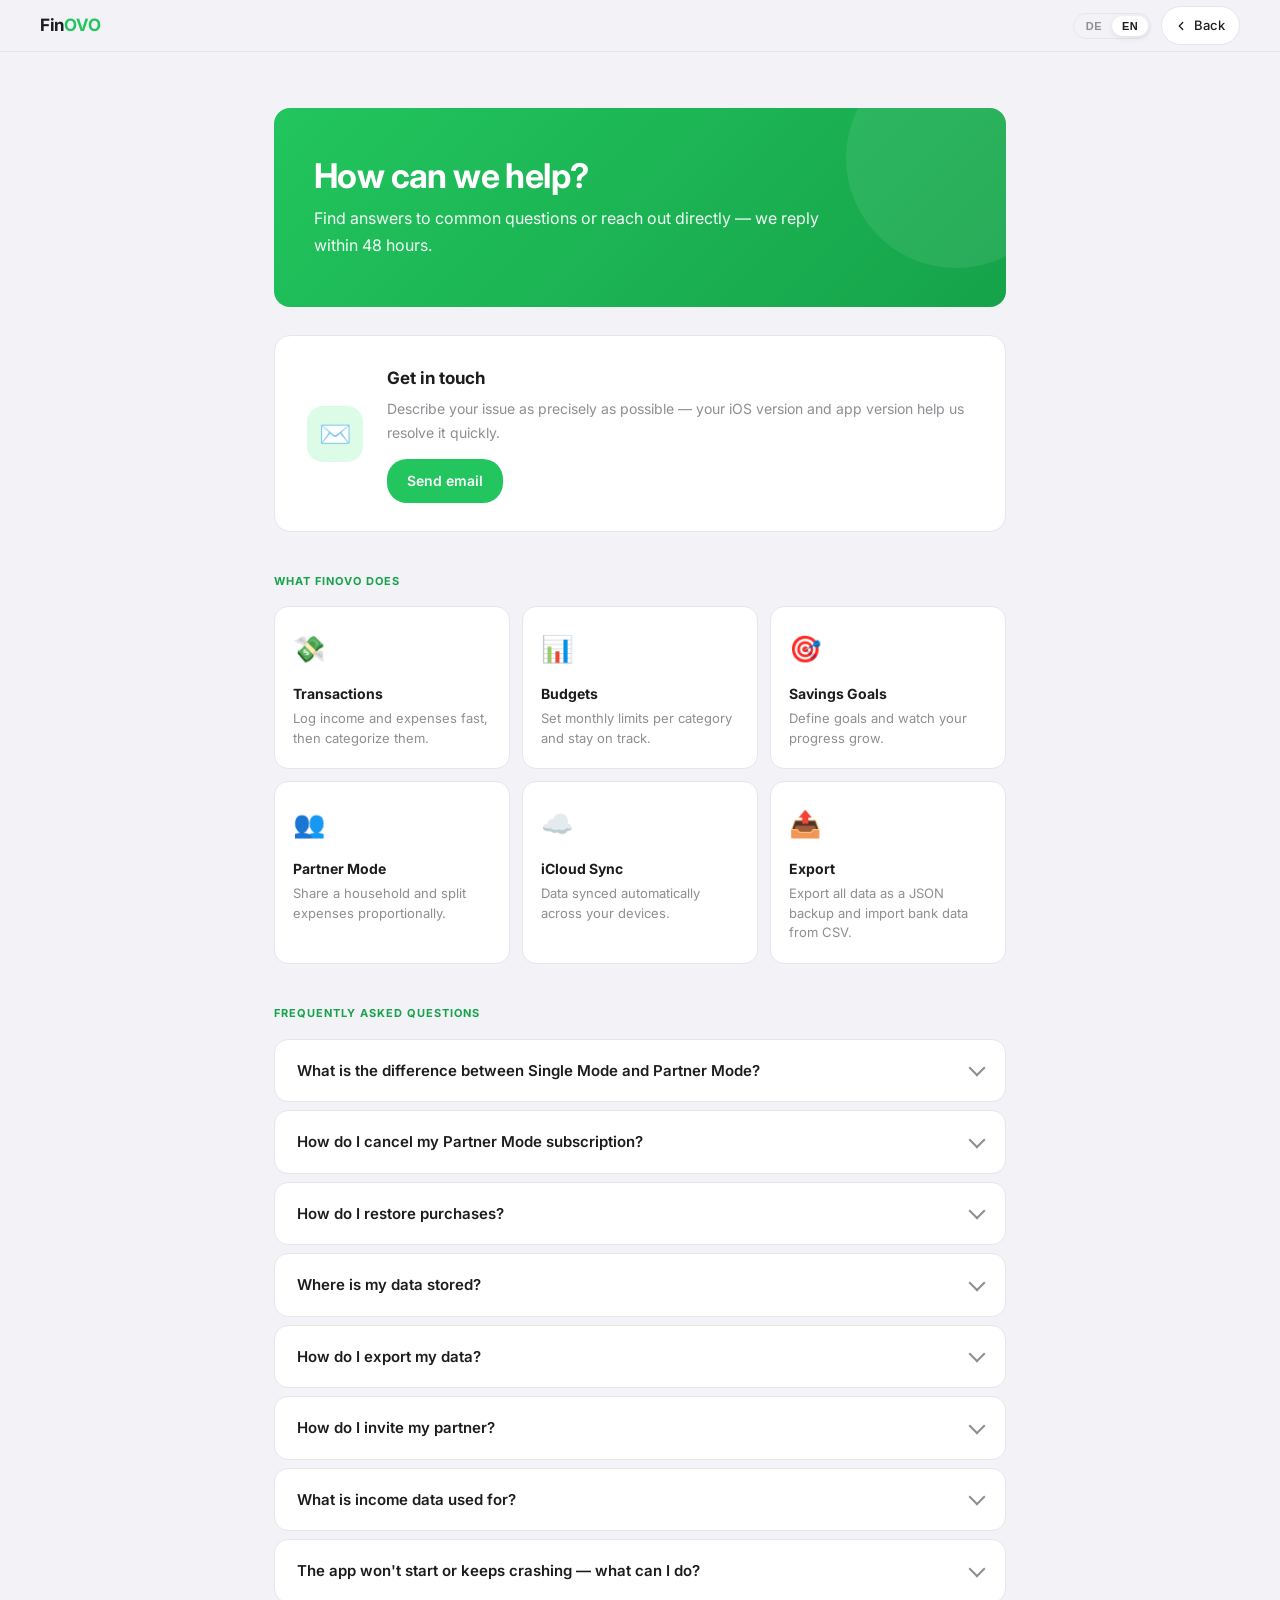
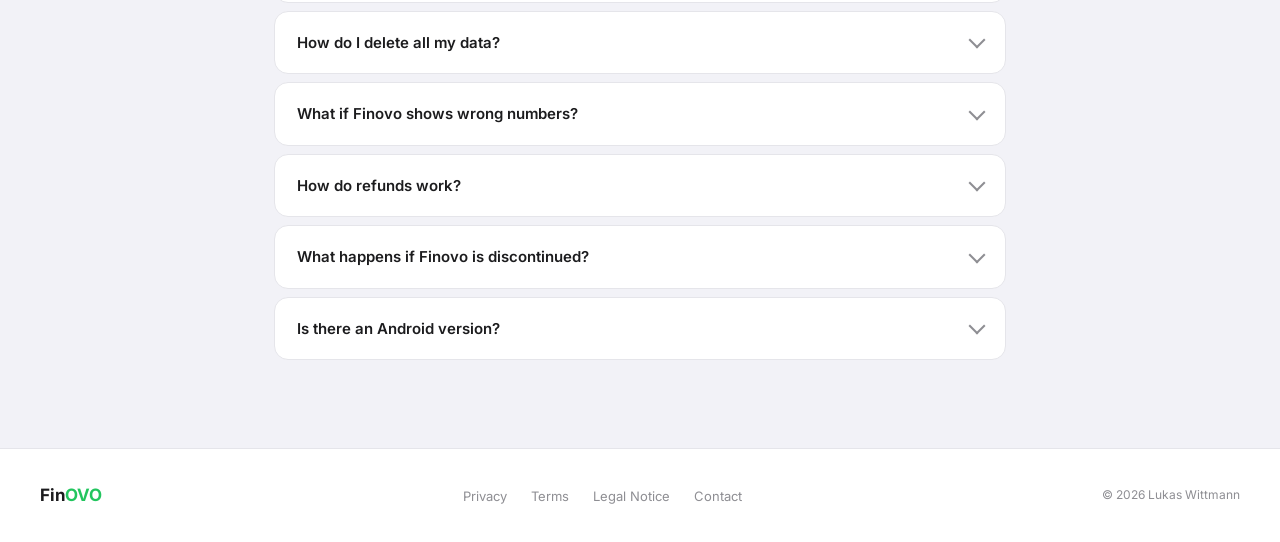
<file: apps/finovo/support/index.html>
<!DOCTYPE html>
<html lang="de">
<head>
  <meta charset="UTF-8">
  <meta name="viewport" content="width=device-width, initial-scale=1.0">
  <title>Support – Finovo</title>
  <meta name="description" content="Support und häufige Fragen zur Finovo App.">
  <link href="https://fonts.googleapis.com/css2?family=Inter:wght@300;400;500;600;700;800&display=swap" rel="stylesheet">
  <style>
    *, *::before, *::after { box-sizing: border-box; margin: 0; padding: 0; }

    :root {
      --green:       #22C55E;
      --green-dark:  #16A34A;
      --green-light: #DCFCE7;
      --navy:        #0F172A;
      --bg:          #F2F2F7;
      --white:       #FFFFFF;
      --gray:        #8E8E93;
      --border:      #E5E5EA;
      --text:        #1C1C1E;
      --text2:       #3C3C43;
      --yellow-bg:   #FEFCE8;
      --yellow-border:#FDE68A;
      --yellow-text: #713f12;
      --radius:      16px;
    }

    html { scroll-behavior: smooth; }

    body {
      font-family: 'Inter', -apple-system, BlinkMacSystemFont, "Segoe UI", Arial, sans-serif;
      background: var(--bg);
      color: var(--text);
      line-height: 1.7;
      font-size: 16px;
      -webkit-font-smoothing: antialiased;
    }

    nav {
      background: rgba(242,242,247,0.92);
      backdrop-filter: blur(20px);
      -webkit-backdrop-filter: blur(20px);
      border-bottom: 0.5px solid var(--border);
      position: sticky; top: 0; z-index: 100;
      padding: 0 40px; height: 52px;
      display: flex; align-items: center; justify-content: space-between; gap: 16px;
    }
    .nav-logo { font-size: 17px; font-weight: 700; color: var(--text); letter-spacing: -0.3px; text-decoration: none; }
    .nav-logo span { color: var(--green); }
    .back-btn {
      display: inline-flex; align-items: center; gap: 6px;
      background: var(--white); color: var(--text);
      border: 0.5px solid var(--border); border-radius: 20px;
      padding: 7px 14px 7px 12px; font-size: 13px; font-weight: 500;
      text-decoration: none; transition: all 0.15s; font-family: inherit;
    }
    .back-btn:hover { background: var(--green-light); color: var(--green-dark); border-color: var(--green-light); }
    .back-btn svg { width: 14px; height: 14px; }

    main { max-width: 780px; margin: 0 auto; padding: 56px 24px 80px; }

    /* ── Hero ── */
    .hero {
      background: linear-gradient(135deg, #22C55E 0%, #16A34A 100%);
      border-radius: var(--radius);
      padding: 48px 40px;
      margin-bottom: 28px;
      color: white;
      position: relative;
      overflow: hidden;
    }
    .hero::after {
      content: "";
      position: absolute;
      right: -60px; top: -60px;
      width: 220px; height: 220px;
      background: rgba(255,255,255,0.08);
      border-radius: 50%;
    }
    .hero h1 {
      font-size: 34px; font-weight: 700;
      margin-bottom: 10px; letter-spacing: -0.6px;
      line-height: 1.15;
      position: relative; z-index: 1;
    }
    .hero p {
      font-size: 16px; opacity: 0.95; max-width: 540px;
      position: relative; z-index: 1;
    }

    /* ── Contact card ── */
    .contact-card {
      background: var(--white);
      border: 0.5px solid var(--border);
      border-radius: var(--radius);
      padding: 28px 32px;
      margin-bottom: 28px;
      display: flex;
      align-items: center;
      gap: 24px;
    }
    .contact-icon {
      width: 56px; height: 56px; border-radius: 16px;
      background: var(--green-light); color: var(--green-dark);
      display: flex; align-items: center; justify-content: center;
      flex-shrink: 0; font-size: 26px;
    }
    .contact-card h2 { font-size: 17px; font-weight: 700; margin-bottom: 4px; color: var(--text); }
    .contact-card p  { font-size: 14px; color: var(--gray); margin-bottom: 14px; }
    .btn {
      display: inline-flex; align-items: center; gap: 8px;
      background: var(--green); color: white;
      font-size: 14px; font-weight: 600;
      padding: 10px 20px; border-radius: 20px;
      text-decoration: none;
      transition: background 0.15s;
    }
    .btn:hover { background: var(--green-dark); }

    /* ── Section heading ── */
    .section-title {
      font-size: 11px;
      font-weight: 700;
      color: var(--green-dark);
      text-transform: uppercase;
      letter-spacing: 1px;
      margin-bottom: 16px;
      margin-top: 40px;
    }

    /* ── Feature grid ── */
    .feature-grid {
      display: grid;
      grid-template-columns: repeat(auto-fill, minmax(200px, 1fr));
      gap: 12px;
      margin-bottom: 20px;
    }
    .feature-card {
      background: var(--white);
      border: 0.5px solid var(--border);
      border-radius: 14px;
      padding: 20px 18px;
      transition: transform 0.15s, box-shadow 0.15s;
    }
    .feature-card:hover {
      transform: translateY(-2px);
      box-shadow: 0 8px 24px rgba(0,0,0,0.06);
    }
    .feature-card .emoji { font-size: 26px; margin-bottom: 10px; }
    .feature-card h3 { font-size: 14px; font-weight: 700; margin-bottom: 4px; color: var(--text); }
    .feature-card p  { font-size: 13px; color: var(--gray); line-height: 1.5; }

    /* ── FAQ ── */
    .faq-item {
      background: var(--white);
      border: 0.5px solid var(--border);
      border-radius: 14px;
      margin-bottom: 8px;
      overflow: hidden;
      transition: border-color 0.15s;
    }
    .faq-item[open] { border-color: #A3E7BC; }
    .faq-item summary {
      padding: 18px 22px;
      font-size: 15px;
      font-weight: 600;
      cursor: pointer;
      display: flex;
      justify-content: space-between;
      align-items: center;
      list-style: none;
      user-select: none;
      color: var(--text);
    }
    .faq-item summary::-webkit-details-marker { display: none; }
    .faq-item summary::after {
      content: "";
      width: 12px; height: 12px;
      border-right: 2px solid var(--gray);
      border-bottom: 2px solid var(--gray);
      transform: rotate(45deg);
      flex-shrink: 0;
      margin-left: 12px;
      margin-top: -4px;
      transition: transform 0.2s;
    }
    .faq-item[open] summary::after {
      transform: rotate(-135deg);
      margin-top: 4px;
      border-color: var(--green-dark);
    }
    .faq-body {
      padding: 0 22px 18px;
      font-size: 14.5px;
      color: var(--text2);
      border-top: 0.5px solid var(--border);
      padding-top: 16px;
      line-height: 1.7;
    }
    .faq-body p  { margin-bottom: 8px; }
    .faq-body p:last-child { margin-bottom: 0; }
    .faq-body ul { padding-left: 20px; margin: 6px 0; }
    .faq-body ul li { margin-bottom: 4px; }
    .faq-body a  { color: var(--green-dark); text-decoration: none; }
    .faq-body a:hover { text-decoration: underline; }
    .faq-body strong { color: var(--text); font-weight: 600; }

    /* ── Notice boxes ── */
    .notice {
      border-radius: 10px;
      padding: 12px 16px;
      font-size: 13.5px;
      margin-top: 10px;
      display: flex; gap: 10px;
      line-height: 1.55;
    }
    .notice.yellow { background: var(--yellow-bg); border: 0.5px solid var(--yellow-border); color: var(--yellow-text); }

    /* ── Footer ── */
    footer {
      background: var(--white);
      border-top: 0.5px solid var(--border);
      padding: 32px 40px;
      display: flex;
      justify-content: space-between;
      align-items: center;
      gap: 20px;
      flex-wrap: wrap;
    }
    .footer-logo { font-size: 17px; font-weight: 700; color: var(--text); }
    .footer-logo span { color: var(--green); }
    .footer-links { display: flex; gap: 24px; list-style: none; flex-wrap: wrap; }
    .footer-links a { font-size: 13px; color: var(--gray); text-decoration: none; transition: color 0.15s; }
    .footer-links a:hover { color: var(--text); }
    .footer-copy { font-size: 12px; color: var(--gray); }

    @media (max-width: 768px) {
      nav { padding: 0 20px; gap: 10px; }
      main { padding: 32px 20px 60px; }
      .hero { padding: 32px 24px; }
      .hero h1 { font-size: 26px; }
      .contact-card { flex-direction: column; align-items: flex-start; gap: 16px; padding: 24px; }
      .feature-grid { grid-template-columns: 1fr 1fr; gap: 10px; }
      .faq-item summary { padding: 16px 18px; font-size: 14.5px; }
      .faq-body { padding: 14px 18px 16px; }
      footer { padding: 24px 20px; flex-direction: column; align-items: flex-start; }
    }
  
    /* ═══════ Unified with marketing page ═══════ */

    /* Lang switch → match marketing "lang-toggle" look */
    .lang-switch {
      background: var(--bg) !important;
      border: 0.5px solid var(--border) !important;
      border-radius: 100px !important;
      padding: 2px !important;
      display: inline-flex !important;
    }
    .lang-switch button {
      background: transparent !important;
      border: none !important;
      padding: 4px 10px !important;
      border-radius: 100px !important;
      font-size: 11px !important;
      font-weight: 700 !important;
      letter-spacing: 0.4px !important;
      color: var(--gray) !important;
      cursor: pointer !important;
      transition: background 0.2s ease, color 0.2s ease !important;
    }
    .lang-switch button[aria-pressed="true"] {
      background: var(--white) !important;
      color: var(--text) !important;
      box-shadow: 0 2px 6px rgba(0,0,0,0.08) !important;
    }

    /* Dark mode */
    @media (prefers-color-scheme: dark) {
      :root {
        --bg:     #0B0F14;
        --white:  #12171E;
        --text:   #F5F5F7;
        --text2:  #E5E5EA;
        --gray:   #98989F;
        --border: rgba(255,255,255,0.1);
        --green-light: rgba(34,197,94,0.15);
      }
      body { background: #0B0F14; }
      nav { background: rgba(11,15,20,0.8) !important; }
      .back-btn { background: #12171E; color: var(--text); }
      .back-btn:hover { background: rgba(34,197,94,0.15); color: #22C55E; border-color: rgba(34,197,94,0.35); }
      .hero, .card, .faq-item, footer { background: #12171E !important; }
      .badge { background: rgba(34,197,94,0.18); color: #22C55E; }
      .info-row, .note-box, .stack .body { color: var(--text2); }
      .info-row .label { color: var(--gray); }
      .info-row .value a, .stack .body a { color: #22C55E; }
      .note-box { background: rgba(34,197,94,0.1); border-color: rgba(34,197,94,0.3); color: var(--text2); }
      .lang-switch { background: #12171E !important; }
      .lang-switch button[aria-pressed="true"] { background: #2A2A2C !important; color: var(--text) !important; }
      /* FAQ / support specific */
      .faq-item summary { color: var(--text); }
      .faq-body, .faq-answer { color: var(--text2); }
      .feature-card { background: #181E26 !important; }
      /* privacy/terms section content blocks */
      section, .policy-section, .terms-section { color: var(--text2); }
      h1, h2, h3, h4 { color: var(--text); }
    }

    /* Canonical theme-color already set via meta, theme-color in dark */

    /* Language switching */
    .lang { display: none; }
    .lang.active { display: block; }
    .en-only { display: none; }
    html[lang="en"] .de-only { display: none; }
    html[lang="en"] .en-only { display: inline; }

  </style>
</head>
<body>

<nav>
  <a href="../" class="nav-logo">Fin<span>OVO</span></a>
  <div style="display:flex;align-items:center;gap:10px;">
    <div class="lang-switch" role="group" aria-label="Language">
      <button type="button" data-lang="de" aria-pressed="true">DE</button>
      <button type="button" data-lang="en" aria-pressed="false">EN</button>
    </div>
    <a href="../" class="back-btn" aria-label="Back to home">
      <svg viewBox="0 0 24 24" fill="none" stroke="currentColor" stroke-width="2.2" stroke-linecap="round" stroke-linejoin="round"><path d="M15 18l-6-6 6-6"/></svg>
      <span class="de-only">Zurück</span><span class="en-only">Back</span>
    </a>
  </div>
</nav>

<main>

<div class="lang active" data-lang="de">

  <!-- Hero -->
  <div class="hero">
    <h1>Wie können wir helfen?</h1>
    <p>Finde Antworten auf häufige Fragen oder schreib uns direkt — wir antworten innerhalb von 48 Stunden.</p>
  </div>

  <!-- Contact -->
  <div class="contact-card">
    <div class="contact-icon">✉️</div>
    <div>
      <h2>Direkte Anfrage</h2>
      <p>Beschreibe dein Problem so genau wie möglich — iOS-Version und App-Version helfen uns bei der schnellen Lösung.</p>
      <a class="btn" href="mailto:lukas@lukinet.de?subject=Finovo%20Support">E-Mail schreiben</a>
    </div>
  </div>

  <!-- Features overview -->
  <div class="section-title">Was Finovo kann</div>
  <div class="feature-grid">
    <div class="feature-card">
      <div class="emoji">💸</div>
      <h3>Transaktionen</h3>
      <p>Ausgaben & Einnahmen schnell erfassen und kategorisieren.</p>
    </div>
    <div class="feature-card">
      <div class="emoji">📊</div>
      <h3>Budgets</h3>
      <p>Monatliche Limits pro Kategorie setzen und im Blick behalten.</p>
    </div>
    <div class="feature-card">
      <div class="emoji">🎯</div>
      <h3>Sparziele</h3>
      <p>Ziele definieren und den Fortschritt verfolgen.</p>
    </div>
    <div class="feature-card">
      <div class="emoji">👥</div>
      <h3>Partner Mode</h3>
      <p>Haushalt gemeinsam verwalten mit proportionaler Aufteilung.</p>
    </div>
    <div class="feature-card">
      <div class="emoji">☁️</div>
      <h3>iCloud Sync</h3>
      <p>Daten automatisch auf allen deinen Geräten synchron.</p>
    </div>
    <div class="feature-card">
      <div class="emoji">📤</div>
      <h3>Export</h3>
      <p>Alle Daten als JSON-Backup exportieren und Bankdaten per CSV importieren.</p>
    </div>
  </div>

  <!-- FAQ -->
  <div class="section-title">Häufige Fragen</div>

  <details class="faq-item">
    <summary>Was ist der Unterschied zwischen Single Mode und Partner Mode?</summary>
    <div class="faq-body">
      <p><strong>Single Mode (kostenlos)</strong> ist für Einzelpersonen: Transaktionen, Budgets, Sparziele, iCloud-Sync auf deinen eigenen Geräten.</p>
      <p><strong>Partner Mode (Abonnement)</strong> fügt hinzu: ein zweites Profil für deinen Partner, Einkommens-basierte Ausgabenteilung, und das Teilen des Haushalts über iCloud CloudKit.</p>
    </div>
  </details>

  <details class="faq-item">
    <summary>Wie kündige ich das Partner Mode Abonnement?</summary>
    <div class="faq-body">
      <p>Das Abonnement wird vollständig über Apple verwaltet. Zum Kündigen:</p>
      <ul>
        <li>iOS: <strong>Einstellungen → [Dein Name] → Abonnements</strong></li>
        <li>Oder in der App: <strong>Einstellungen → Abo verwalten</strong></li>
      </ul>
      <p>Du kannst den Partner Mode bis zum Ende der bezahlten Periode weiter nutzen.</p>
    </div>
  </details>

  <details class="faq-item">
    <summary>Wie stelle ich Käufe wieder her?</summary>
    <div class="faq-body">
      <p>Tippe in der App auf <strong>Einstellungen → Käufe wiederherstellen</strong>. Du musst mit derselben Apple ID angemeldet sein, mit der du ursprünglich gekauft hast.</p>
    </div>
  </details>

  <details class="faq-item">
    <summary>Wo werden meine Daten gespeichert?</summary>
    <div class="faq-body">
      <p>Alle Daten werden <strong>lokal auf deinem Gerät</strong> gespeichert. Finovo betreibt keine eigenen Server. Im Partner Mode werden Daten zusätzlich in deinem persönlichen <strong>iCloud-Konto</strong> gesichert — ausschließlich dort, nirgendwo sonst.</p>
      <p>Weitere Details: <a href="../privacy/">Datenschutzerklärung</a>.</p>
    </div>
  </details>

  <details class="faq-item">
    <summary>Wie exportiere ich meine Daten?</summary>
    <div class="faq-body">
      <p>Gehe in der App zu <strong>Einstellungen → Datenverwaltung → Backup exportieren</strong>. Finovo exportiert alle App-Daten als <strong>JSON</strong>. CSV-Dateien werden für den Import von Bankumsätzen unterstützt.</p>
      <p>Bewahre wichtige Backups außerhalb der App auf, z. B. in Dateien, iCloud Drive oder per AirDrop auf einem anderen Gerät.</p>
    </div>
  </details>

  <details class="faq-item">
    <summary>Wie lade ich meinen Partner ein?</summary>
    <div class="faq-body">
      <p>Partner Mode muss aktiv sein. Dann: <strong>Einstellungen → Teilen verwalten</strong> und den Einladungslink vorbereiten bzw. teilen. Dein Partner erhält eine iCloud-Einladung und kann nach Annahme den gemeinsamen Haushalt sehen.</p>
      <p>Beide müssen mit einer Apple ID bei iCloud angemeldet sein.</p>
    </div>
  </details>

  <details class="faq-item">
    <summary>Wofür werden die Einkommensdaten verwendet?</summary>
    <div class="faq-body">
      <p>Einkommensdaten dienen zur Berechnung des Verhältnisses bei der Ausgabenteilung (z. B. 60/40 statt 50/50). Wenn Partner Mode und iCloud-Freigabe aktiv sind, werden diese Daten mit deinem Partner synchronisiert, damit beide Geräte dieselbe Aufteilung berechnen. Wenn du das nicht möchtest, trage keine Einkommensdaten ein oder nutze den Haushalt ohne Partner-Freigabe.</p>
    </div>
  </details>

  <details class="faq-item">
    <summary>Die App startet nicht / stürzt ab — was kann ich tun?</summary>
    <div class="faq-body">
      <p>Bitte versuche folgendes in dieser Reihenfolge:</p>
      <ul>
        <li>App vollständig schließen und neu starten</li>
        <li>iPhone neu starten</li>
        <li>Sicherstellen, dass iOS auf dem neuesten Stand ist</li>
        <li>App löschen und neu aus dem App Store installieren (Daten in iCloud bleiben erhalten)</li>
      </ul>
      <p>Wenn das Problem bestehen bleibt, schreib uns bitte mit deiner iOS-Version und einer kurzen Beschreibung: <a href="mailto:lukas@lukinet.de?subject=Finovo%20Crash%20Report">lukas@lukinet.de</a></p>
    </div>
  </details>

  <details class="faq-item">
    <summary>Wie lösche ich alle meine Daten?</summary>
    <div class="faq-body">
      <p>In der App: <strong>Einstellungen → Datenverwaltung → Konto und alle Daten löschen</strong>. Damit werden lokale Daten unwiderruflich gelöscht und bestehende CloudKit-Freigaben bestmöglich beendet.</p>
      <p>Für iCloud-Daten: <strong>iOS Einstellungen → [Dein Name] → iCloud → iCloud-Daten verwalten → Finovo</strong>.</p>
      <div class="notice yellow">⚠️ Dieser Vorgang kann nicht rückgängig gemacht werden. Exportiere deine Daten vorher, falls benötigt.</div>
    </div>
  </details>

  <details class="faq-item">
    <summary>Was ist, wenn Finovo falsche Zahlen anzeigt?</summary>
    <div class="faq-body">
      <p>Finovo ist ein Haushaltsbuch und keine Finanz-, Steuer- oder Rechtsberatung. Prüfe wichtige Entscheidungen immer anhand deiner Bankunterlagen oder anderer Originalbelege.</p>
      <p>Wenn du einen Fehler vermutest, sende bitte eine Beschreibung mit App-Version, iOS-Version und den Schritten zur Reproduktion. Bitte sende keine vollständigen Kontoauszüge, Gehaltsdaten oder sensiblen Notizen per E-Mail.</p>
    </div>
  </details>

  <details class="faq-item">
    <summary>Wie funktionieren Erstattungen?</summary>
    <div class="faq-body">
      <p>Alle Käufe und Abonnements werden durch Apple abgewickelt. Erstattungen kannst du über <a href="https://reportaproblem.apple.com" target="_blank" rel="noopener">reportaproblem.apple.com</a> beantragen.</p>
      <p>Wenn ein technischer Fehler Partner Mode erheblich beeinträchtigt, melde dich zusätzlich beim Support, damit wir den Fehler untersuchen und beheben können.</p>
    </div>
  </details>

  <details class="faq-item">
    <summary>Was passiert, wenn Finovo eingestellt wird?</summary>
    <div class="faq-body">
      <p>Falls Finovo oder Partner Mode dauerhaft eingestellt wird, informieren wir nach Möglichkeit vorab über Website, App oder App Store. Neue Abonnements sollen vor einer geplanten Einstellung deaktiviert werden.</p>
      <p>Du solltest deine Daten über <strong>Einstellungen → Datenverwaltung → Backup exportieren</strong> sichern. Bereits bezahlte Abonnementzeiträume werden nur nach den Apple-Prozessen und zwingenden gesetzlichen Regeln verkürzt oder beendet.</p>
    </div>
  </details>

  <details class="faq-item">
    <summary>Gibt es eine Android-Version?</summary>
    <div class="faq-body">
      <p>Aktuell ist Finovo ausschließlich für iOS verfügbar. Eine Android-Version ist nicht geplant.</p>
    </div>
  </details>

</div>

<div class="lang" data-lang="en">

  <!-- Hero -->
  <div class="hero">
    <h1>How can we help?</h1>
    <p>Find answers to common questions or reach out directly — we reply within 48 hours.</p>
  </div>

  <!-- Contact -->
  <div class="contact-card">
    <div class="contact-icon">✉️</div>
    <div>
      <h2>Get in touch</h2>
      <p>Describe your issue as precisely as possible — your iOS version and app version help us resolve it quickly.</p>
      <a class="btn" href="mailto:lukas@lukinet.de?subject=Finovo%20Support">Send email</a>
    </div>
  </div>

  <!-- Features overview -->
  <div class="section-title">What Finovo does</div>
  <div class="feature-grid">
    <div class="feature-card">
      <div class="emoji">💸</div>
      <h3>Transactions</h3>
      <p>Log income and expenses fast, then categorize them.</p>
    </div>
    <div class="feature-card">
      <div class="emoji">📊</div>
      <h3>Budgets</h3>
      <p>Set monthly limits per category and stay on track.</p>
    </div>
    <div class="feature-card">
      <div class="emoji">🎯</div>
      <h3>Savings Goals</h3>
      <p>Define goals and watch your progress grow.</p>
    </div>
    <div class="feature-card">
      <div class="emoji">👥</div>
      <h3>Partner Mode</h3>
      <p>Share a household and split expenses proportionally.</p>
    </div>
    <div class="feature-card">
      <div class="emoji">☁️</div>
      <h3>iCloud Sync</h3>
      <p>Data synced automatically across your devices.</p>
    </div>
    <div class="feature-card">
      <div class="emoji">📤</div>
      <h3>Export</h3>
      <p>Export all data as a JSON backup and import bank data from CSV.</p>
    </div>
  </div>

  <!-- FAQ -->
  <div class="section-title">Frequently asked questions</div>

  <details class="faq-item">
    <summary>What is the difference between Single Mode and Partner Mode?</summary>
    <div class="faq-body">
      <p><strong>Single Mode (free)</strong> is for individuals: transactions, budgets, savings goals, and iCloud Sync across your own devices.</p>
      <p><strong>Partner Mode (subscription)</strong> adds: a second profile for your partner, income-based expense splitting, and a shared household via iCloud CloudKit.</p>
    </div>
  </details>

  <details class="faq-item">
    <summary>How do I cancel my Partner Mode subscription?</summary>
    <div class="faq-body">
      <p>The subscription is fully managed by Apple. To cancel:</p>
      <ul>
        <li>iOS: <strong>Settings → [Your Name] → Subscriptions</strong></li>
        <li>Or in the app: <strong>Settings → Manage subscription</strong></li>
      </ul>
      <p>You can keep using Partner Mode until the end of the paid period.</p>
    </div>
  </details>

  <details class="faq-item">
    <summary>How do I restore purchases?</summary>
    <div class="faq-body">
      <p>In the app, go to <strong>Settings → Restore purchases</strong>. You need to be signed in with the same Apple ID you originally purchased with.</p>
    </div>
  </details>

  <details class="faq-item">
    <summary>Where is my data stored?</summary>
    <div class="faq-body">
      <p>All data is stored <strong>locally on your device</strong>. Finovo operates no servers of its own. In Partner Mode, data is additionally kept in your personal <strong>iCloud account</strong> — and nowhere else.</p>
      <p>More details: <a href="../privacy/">Privacy Policy</a>.</p>
    </div>
  </details>

  <details class="faq-item">
    <summary>How do I export my data?</summary>
    <div class="faq-body">
      <p>In the app, go to <strong>Settings → Data Management → Export backup</strong>. Finovo exports all app data as <strong>JSON</strong>. CSV files are supported for importing bank transactions.</p>
      <p>Keep important backups outside the app, for example in Files, iCloud Drive, or via AirDrop to another device.</p>
    </div>
  </details>

  <details class="faq-item">
    <summary>How do I invite my partner?</summary>
    <div class="faq-body">
      <p>Partner Mode must be active. Then open <strong>Settings → Manage sharing</strong> and prepare or share the invite link. Your partner receives an iCloud invitation; once accepted, they can see the shared household.</p>
      <p>Both of you need to be signed in to iCloud with an Apple ID.</p>
    </div>
  </details>

  <details class="faq-item">
    <summary>What is income data used for?</summary>
    <div class="faq-body">
      <p>Income data is used to calculate the ratio for expense splitting (e.g. 60/40 instead of 50/50). When Partner Mode and iCloud sharing are active, this data syncs with your partner so both devices calculate the same split. If you do not want that, do not enter income data or use the household without partner sharing.</p>
    </div>
  </details>

  <details class="faq-item">
    <summary>The app won't start or keeps crashing — what can I do?</summary>
    <div class="faq-body">
      <p>Please try the following, in order:</p>
      <ul>
        <li>Fully close the app and relaunch it</li>
        <li>Restart your iPhone</li>
        <li>Make sure iOS is up to date</li>
        <li>Delete and reinstall from the App Store (iCloud data is preserved)</li>
      </ul>
      <p>If the problem persists, please email us with your iOS version and a short description: <a href="mailto:lukas@lukinet.de?subject=Finovo%20Crash%20Report">lukas@lukinet.de</a></p>
    </div>
  </details>

  <details class="faq-item">
    <summary>How do I delete all my data?</summary>
    <div class="faq-body">
      <p>In the app: <strong>Settings → Data Management → Delete account and all data</strong>. This permanently deletes local data and ends existing CloudKit sharing on a best-effort basis.</p>
      <p>For iCloud data: <strong>iOS Settings → [Your Name] → iCloud → Manage Storage → Finovo</strong>.</p>
      <div class="notice yellow">⚠️ This cannot be undone. Export your data first if you need to keep it.</div>
    </div>
  </details>

  <details class="faq-item">
    <summary>What if Finovo shows wrong numbers?</summary>
    <div class="faq-body">
      <p>Finovo is a budgeting tool, not financial, tax, or legal advice. Always check important decisions against your bank records or other original documents.</p>
      <p>If you suspect a bug, send a description with your app version, iOS version, and reproduction steps. Please do not email full bank statements, salary data, or sensitive notes.</p>
    </div>
  </details>

  <details class="faq-item">
    <summary>How do refunds work?</summary>
    <div class="faq-body">
      <p>All purchases and subscriptions are handled by Apple. You can request refunds through <a href="https://reportaproblem.apple.com" target="_blank" rel="noopener">reportaproblem.apple.com</a>.</p>
      <p>If a technical issue significantly affects Partner Mode, also contact support so we can investigate and fix it.</p>
    </div>
  </details>

  <details class="faq-item">
    <summary>What happens if Finovo is discontinued?</summary>
    <div class="faq-body">
      <p>If Finovo or Partner Mode is permanently discontinued, we will try to provide advance notice through the website, the app, or the App Store. New subscriptions should be disabled before a planned discontinuation.</p>
      <p>You should export your data under <strong>Settings → Data Management → Export backup</strong>. Already paid subscription periods will only be shortened or ended through Apple's processes and mandatory legal rules.</p>
    </div>
  </details>

  <details class="faq-item">
    <summary>Is there an Android version?</summary>
    <div class="faq-body">
      <p>Finovo is currently iOS-only. An Android version is not planned.</p>
    </div>
  </details>

</div>

</main>

<footer>
  <div class="footer-logo">Fin<span>OVO</span></div>
  <ul class="footer-links">
    <li><a href="../privacy/"><span class="de-only">Datenschutz</span><span class="en-only">Privacy</span></a></li>
    <li><a href="../terms/"><span class="de-only">Nutzungsbedingungen</span><span class="en-only">Terms</span></a></li>
    <li><a href="../impressum/"><span class="de-only">Impressum</span><span class="en-only">Legal Notice</span></a></li>
    <li><a href="mailto:lukas@lukinet.de"><span class="de-only">Kontakt</span><span class="en-only">Contact</span></a></li>
  </ul>
  <div class="footer-copy">© 2026 Lukas Wittmann</div>
</footer>

<script>
  (function() {
    var root = document.documentElement;
    var buttons = document.querySelectorAll(".lang-switch button");
    function setLang(lang) {
      document.querySelectorAll(".lang").forEach(function(el) {
        el.classList.toggle("active", el.getAttribute("data-lang") === lang);
      });
      buttons.forEach(function(b) {
        b.setAttribute("aria-pressed", b.dataset.lang === lang ? "true" : "false");
      });
      root.setAttribute("lang", lang);
      try { localStorage.setItem("finovoLang", lang); } catch(e) {}
    }
    buttons.forEach(function(b) { b.addEventListener("click", function() { setLang(b.dataset.lang); }); });
    var initial = (location.hash || "").replace("#", "");
    if (initial !== "en" && initial !== "de") {
      try { initial = localStorage.getItem("finovoLang"); } catch(e) {}
      if (initial !== "en" && initial !== "de") {
        initial = (navigator.language || "de").toLowerCase().indexOf("de") === 0 ? "de" : "en";
      }
    }
    setLang(initial);
  })();
</script>

</body>
</html>
</file>
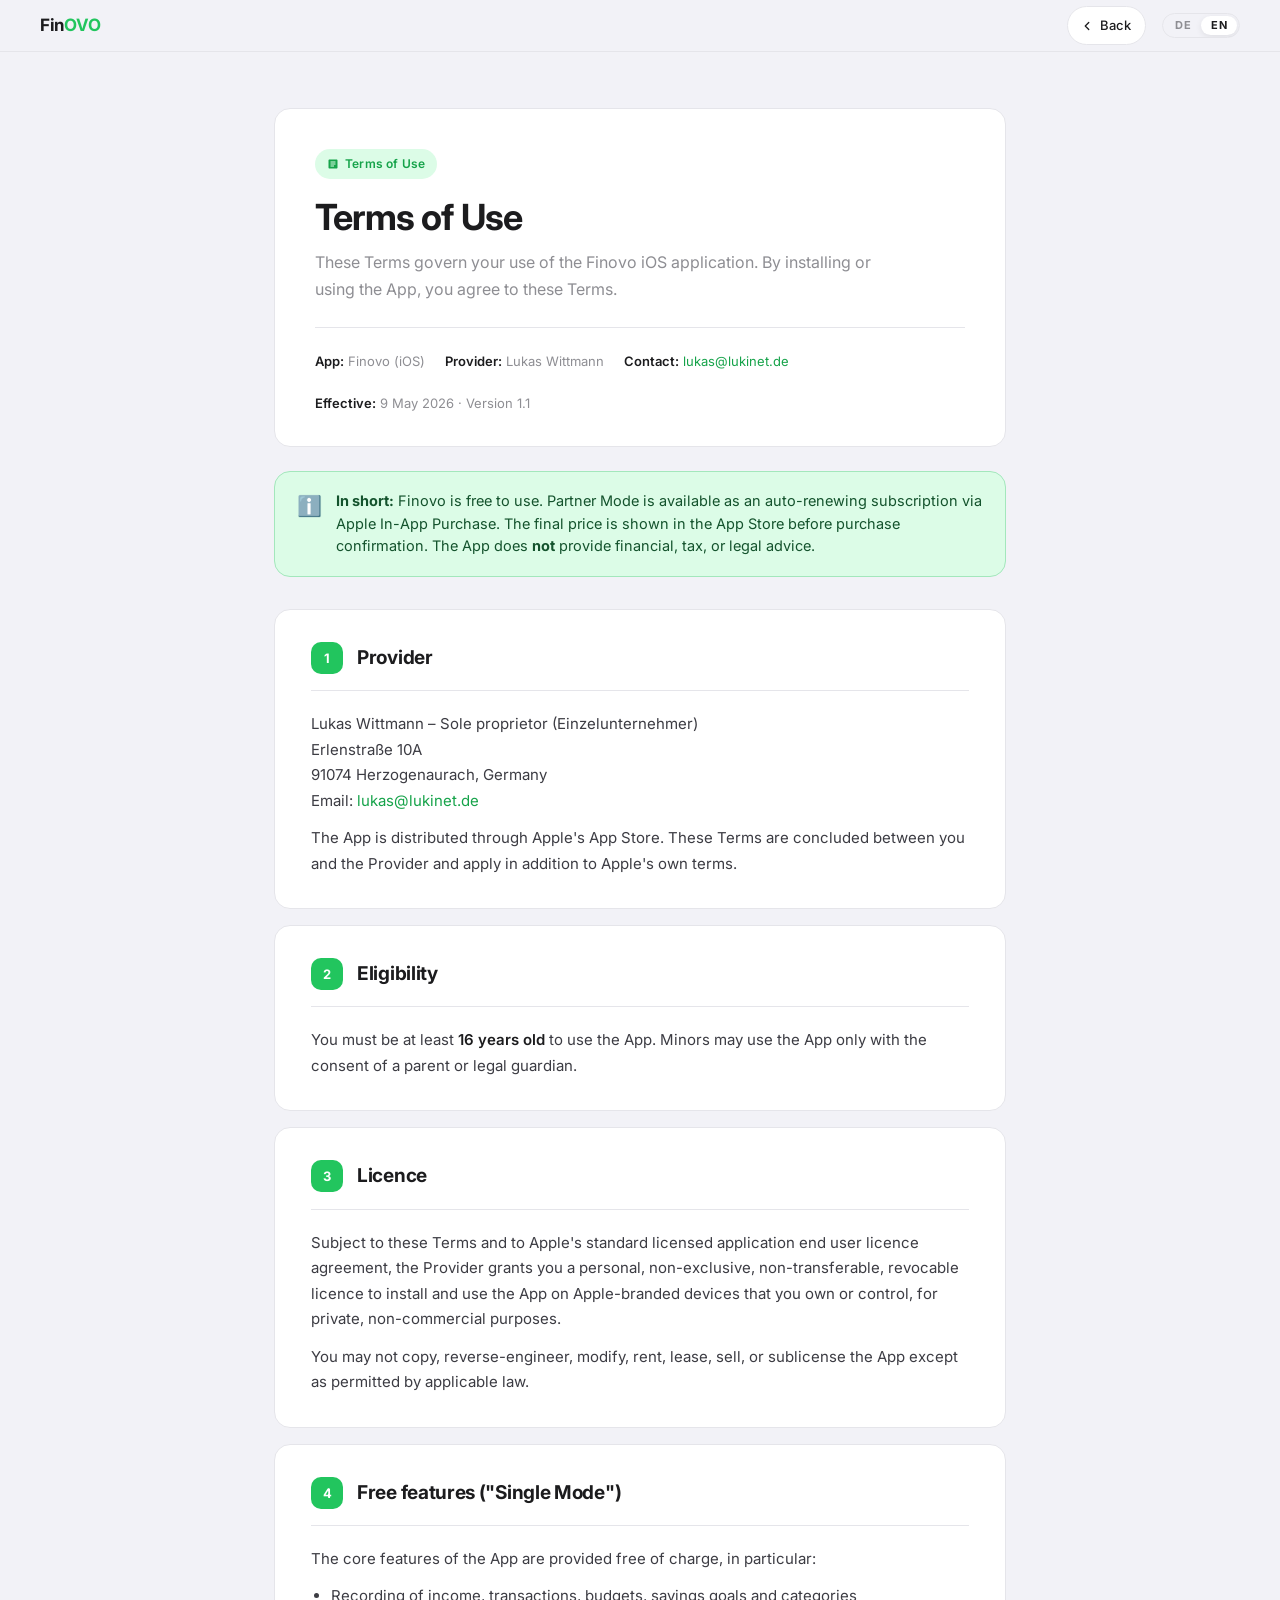
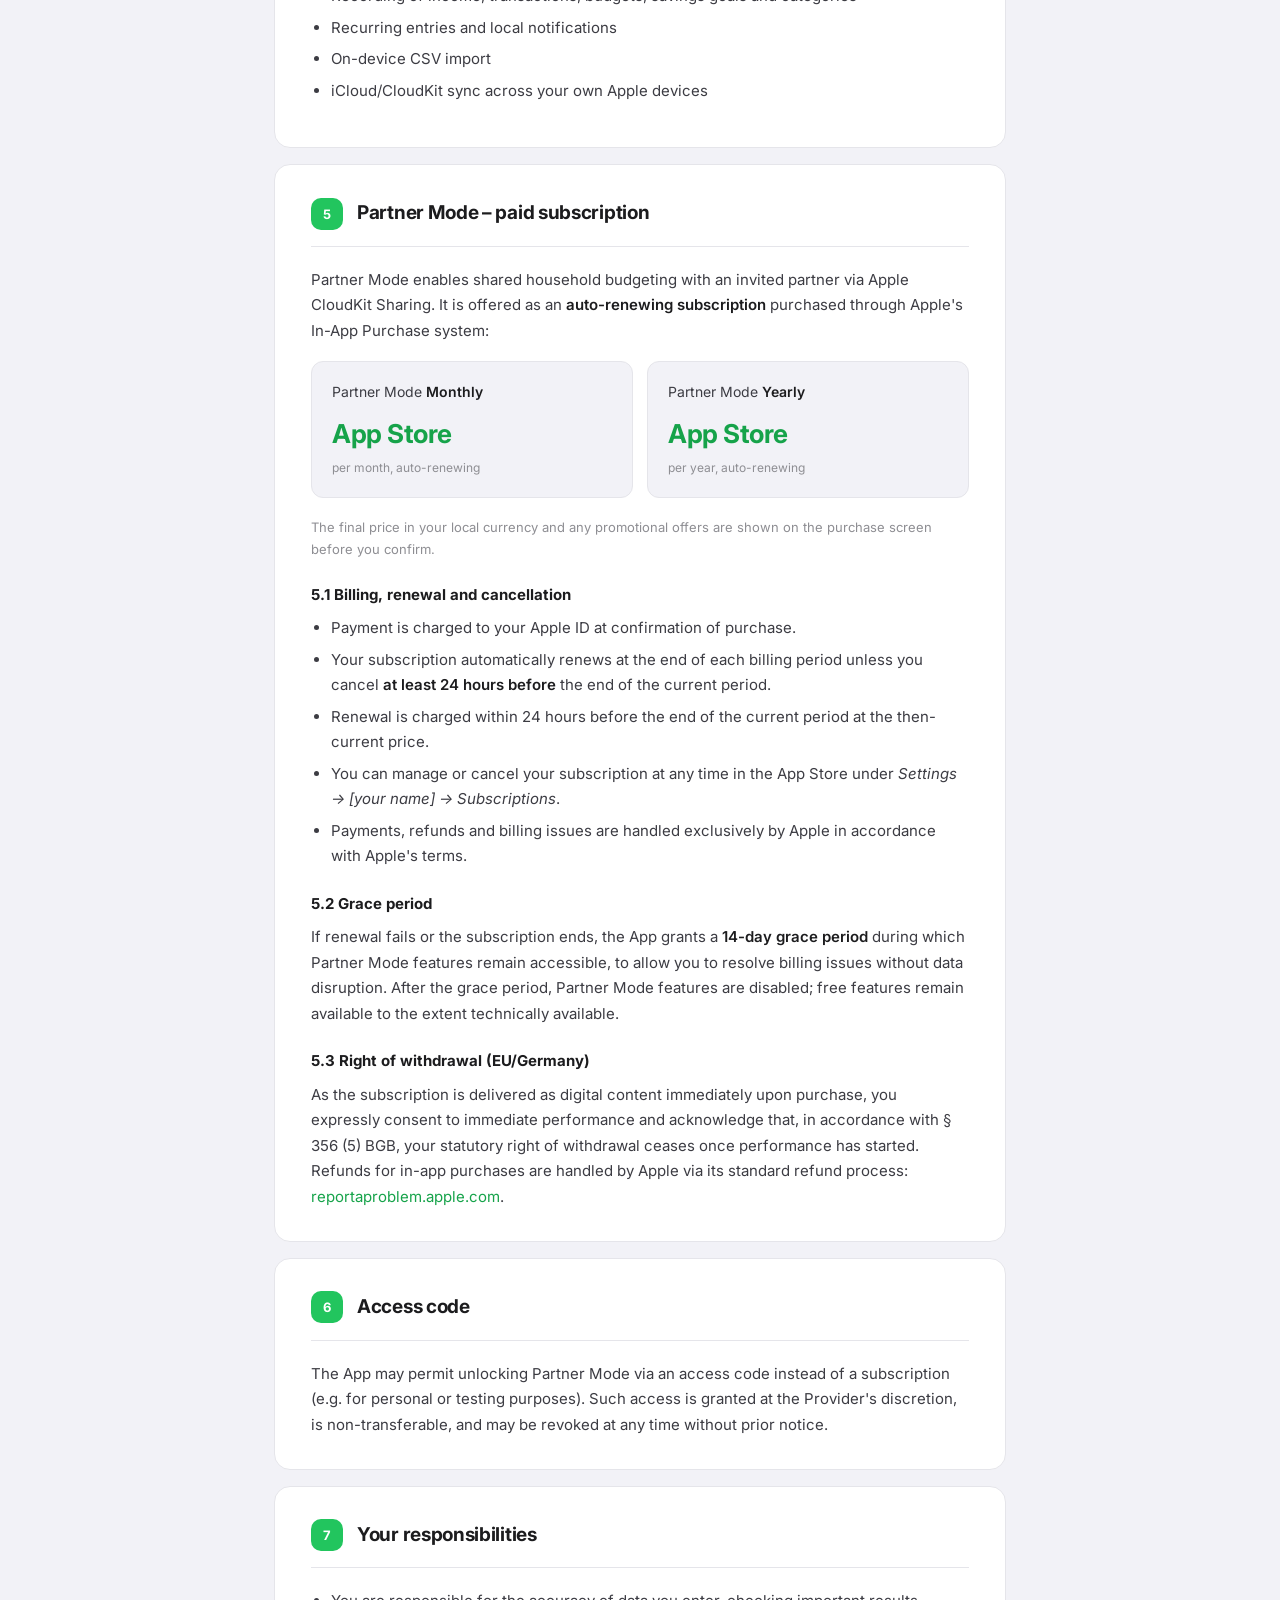
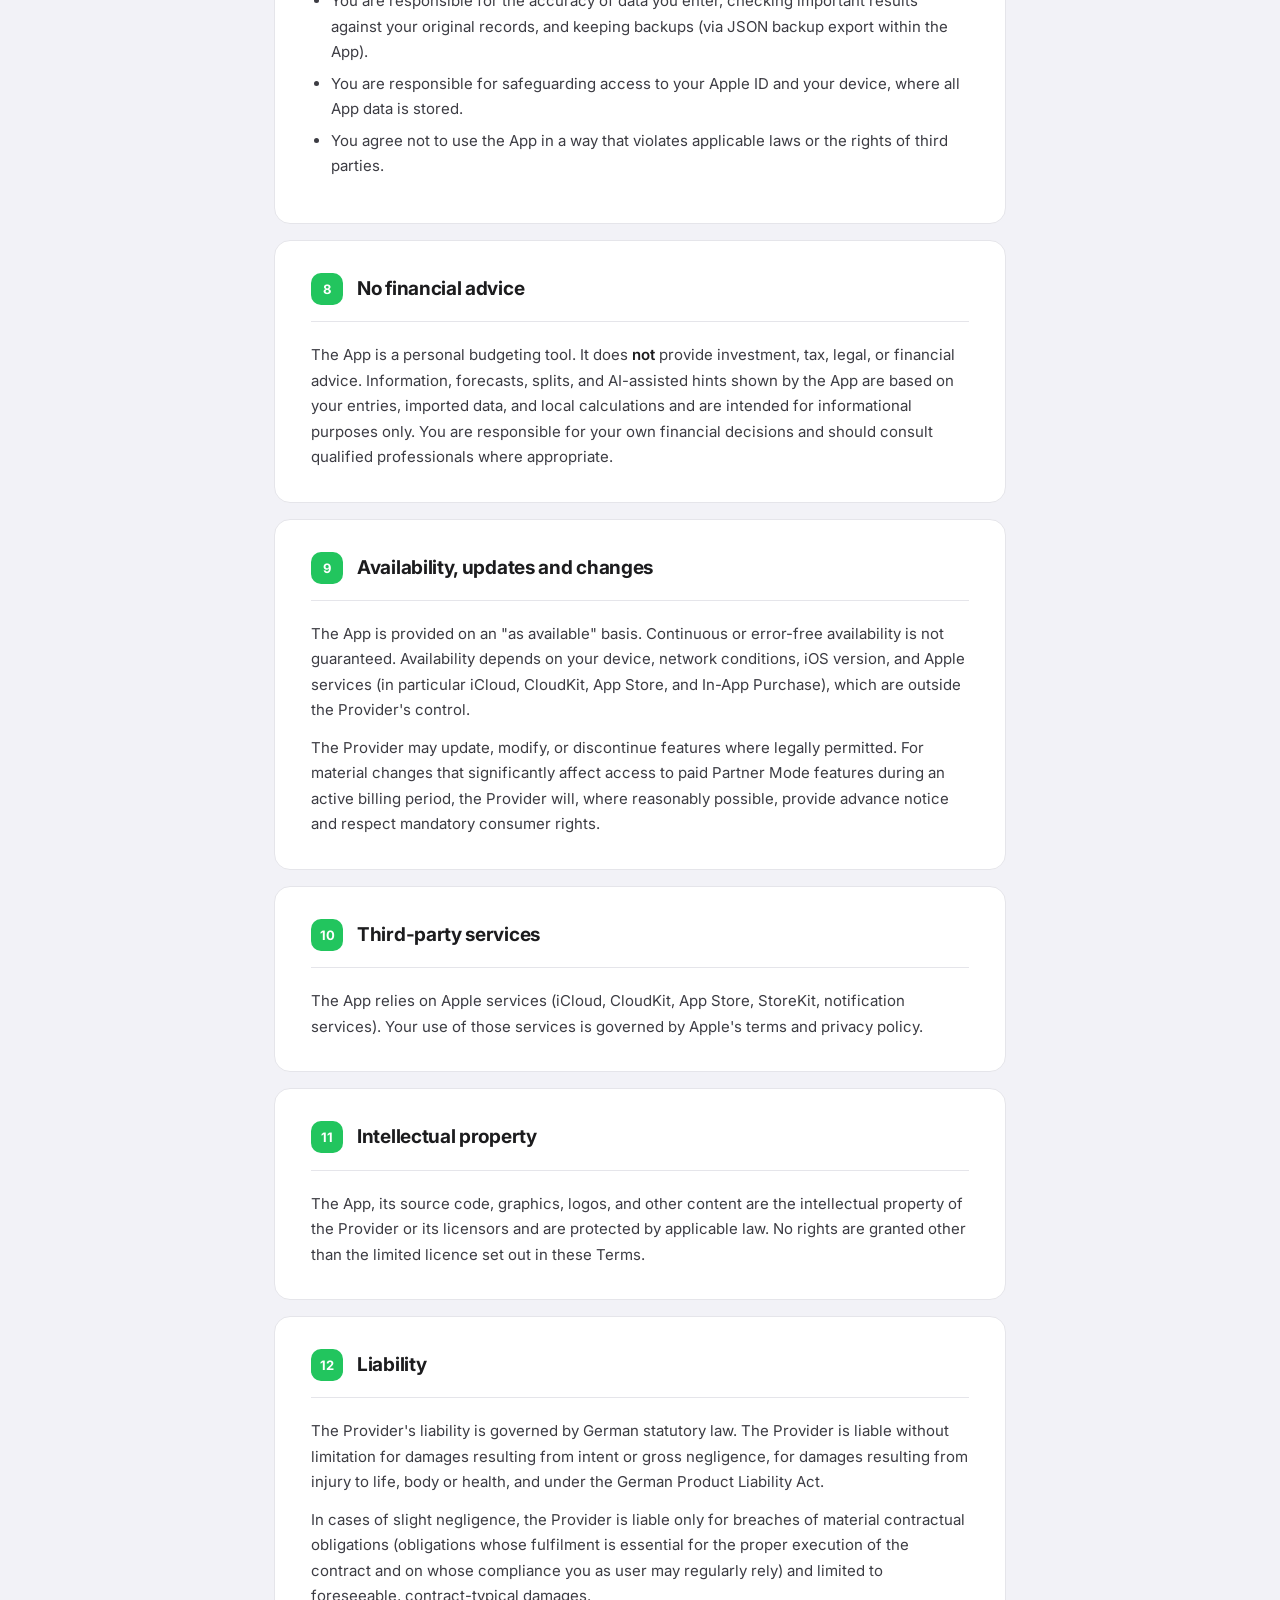
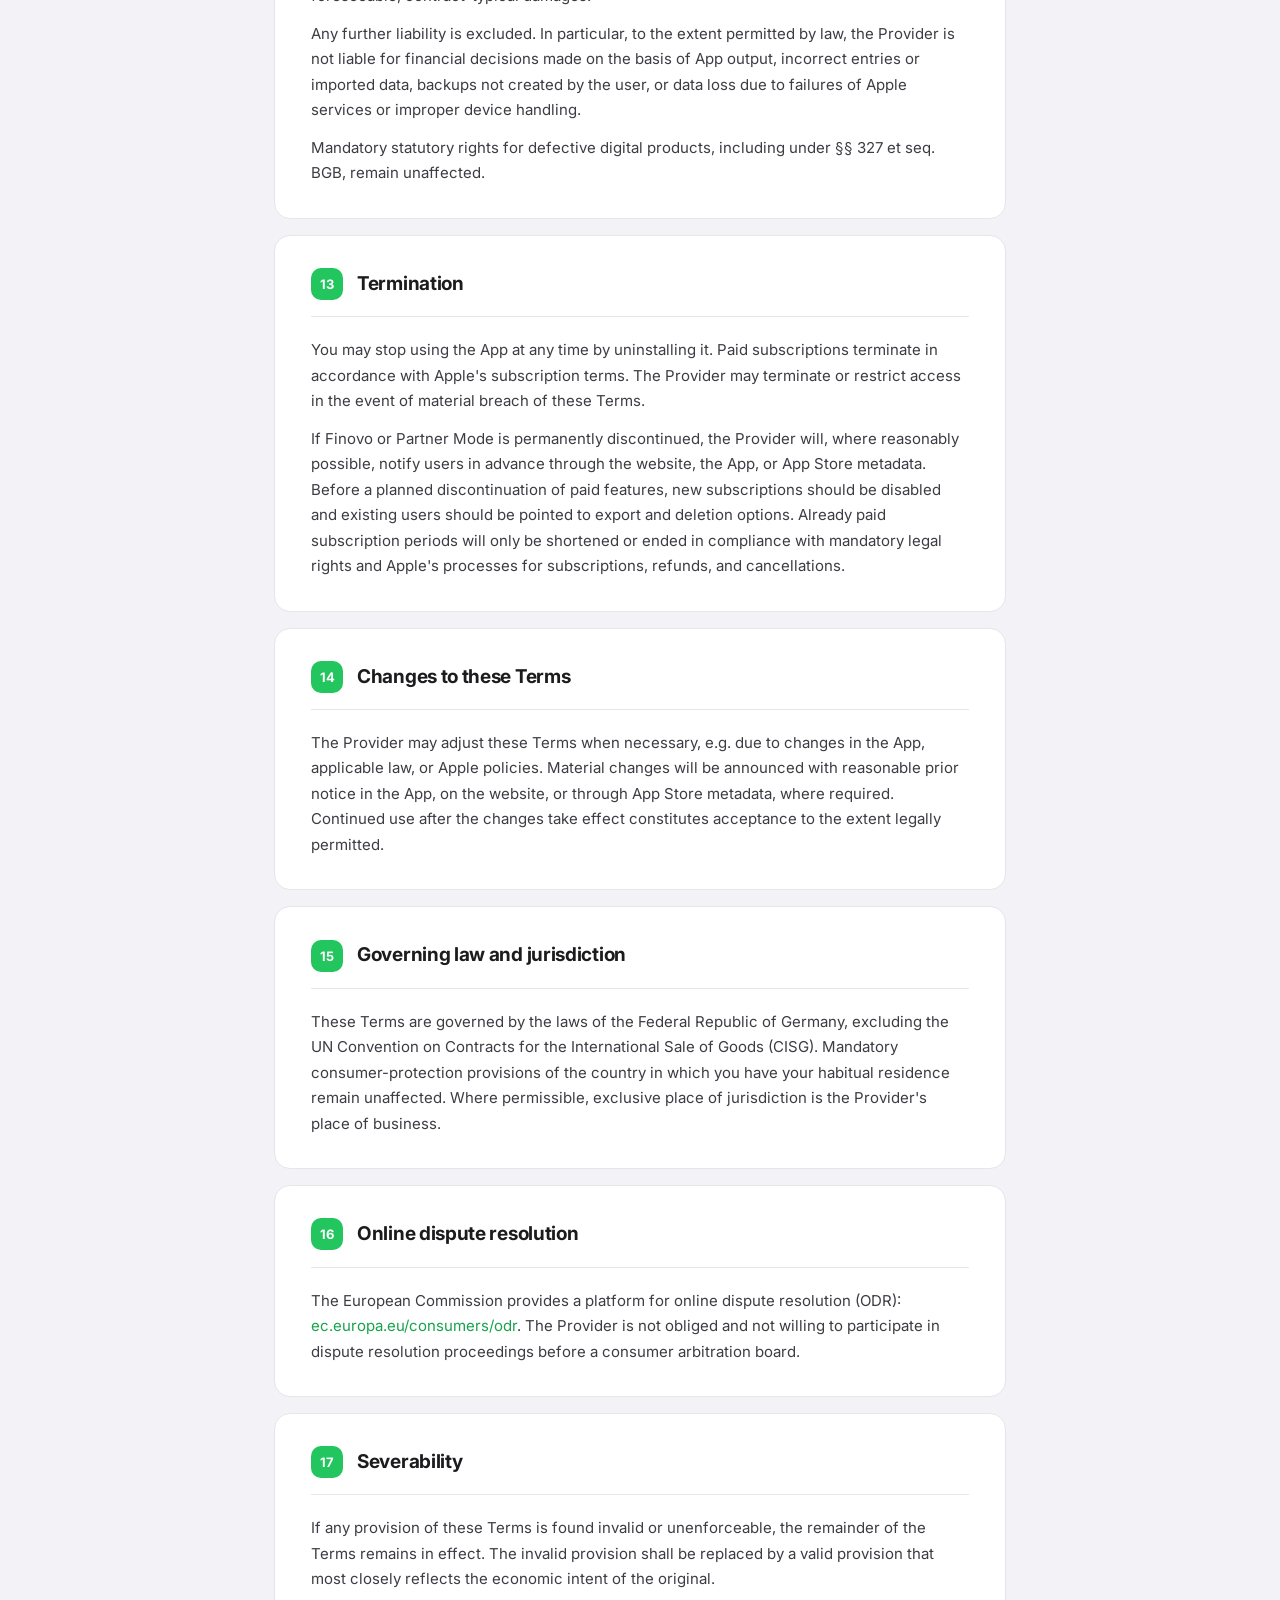
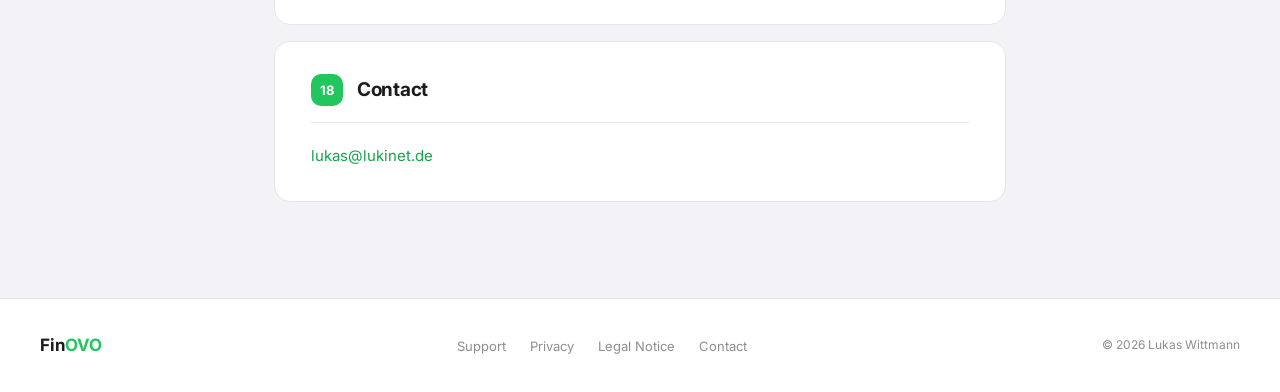
<file: apps/finovo/terms/index.html>
<!DOCTYPE html>
<html lang="de">
<head>
  <meta charset="UTF-8">
  <meta name="viewport" content="width=device-width, initial-scale=1.0">
  <title>Nutzungsbedingungen – Finovo</title>
  <meta name="description" content="Nutzungsbedingungen der Finovo iOS App.">
  <meta name="robots" content="noindex">
  <link href="https://fonts.googleapis.com/css2?family=Inter:wght@300;400;500;600;700;800&display=swap" rel="stylesheet">
  <style>
    *, *::before, *::after { box-sizing: border-box; margin: 0; padding: 0; }

    :root {
      --green:       #22C55E;
      --green-dark:  #16A34A;
      --green-light: #DCFCE7;
      --navy:        #0F172A;
      --bg:          #F2F2F7;
      --white:       #FFFFFF;
      --gray:        #8E8E93;
      --border:      #E5E5EA;
      --text:        #1C1C1E;
      --text2:       #3C3C43;
      --radius:      16px;
    }

    html { scroll-behavior: smooth; }

    body {
      font-family: 'Inter', -apple-system, BlinkMacSystemFont, "Segoe UI", Arial, sans-serif;
      background: var(--bg);
      color: var(--text);
      line-height: 1.7;
      font-size: 16px;
      -webkit-font-smoothing: antialiased;
    }

    nav {
      background: rgba(242,242,247,0.92);
      backdrop-filter: blur(20px);
      -webkit-backdrop-filter: blur(20px);
      border-bottom: 0.5px solid var(--border);
      position: sticky; top: 0; z-index: 100;
      padding: 0 40px; height: 52px;
      display: flex; align-items: center; justify-content: space-between; gap: 16px;
    }
    .nav-logo { font-size: 17px; font-weight: 700; color: var(--text); letter-spacing: -0.3px; text-decoration: none; }
    .nav-logo span { color: var(--green); }
    .nav-right { display: flex; align-items: center; gap: 16px; }
    .back-btn {
      display: inline-flex; align-items: center; gap: 6px;
      background: var(--white); color: var(--text);
      border: 0.5px solid var(--border); border-radius: 20px;
      padding: 7px 14px 7px 12px; font-size: 13px; font-weight: 500;
      text-decoration: none; transition: all 0.15s; font-family: inherit;
    }
    .back-btn:hover { background: var(--green-light); color: var(--green-dark); border-color: var(--green-light); }
    .back-btn svg { width: 14px; height: 14px; }
    .lang-switch {
      display: inline-flex; border: 0.5px solid var(--border); border-radius: 20px;
      overflow: hidden; background: var(--white);
    }
    .lang-switch button {
      background: transparent; color: var(--text2); border: 0;
      padding: 6px 14px; cursor: pointer;
      font: 600 12px/1 'Inter', sans-serif; letter-spacing: 0.3px;
    }
    .lang-switch button[aria-pressed="true"] { background: var(--green); color: #fff; }

    main { max-width: 780px; margin: 0 auto; padding: 56px 24px 80px; }

    .hero {
      background: var(--white); border: 0.5px solid var(--border);
      border-radius: var(--radius); padding: 40px 40px 32px; margin-bottom: 24px;
    }
    .badge {
      display: inline-flex; align-items: center; gap: 6px;
      background: var(--green-light); color: var(--green-dark);
      font-size: 12px; font-weight: 600;
      padding: 5px 12px; border-radius: 20px; margin-bottom: 18px; letter-spacing: 0.2px;
    }
    .badge svg { width: 12px; height: 12px; fill: currentColor; }
    .hero h1 { font-size: 36px; font-weight: 700; color: var(--text); margin-bottom: 10px; letter-spacing: -0.8px; line-height: 1.15; }
    .hero p { color: var(--gray); font-size: 16px; max-width: 580px; }
    .meta-row {
      display: flex; flex-wrap: wrap; gap: 20px;
      margin-top: 24px; padding-top: 22px;
      border-top: 0.5px solid var(--border);
    }
    .meta-item { font-size: 13px; color: var(--gray); }
    .meta-item strong { color: var(--text); font-weight: 600; }
    .meta-item a { color: var(--green-dark); text-decoration: none; }
    .meta-item a:hover { text-decoration: underline; }

    .info-box {
      background: var(--green-light); border: 0.5px solid #A3E7BC;
      border-radius: var(--radius); padding: 18px 22px;
      margin-bottom: 32px; font-size: 14.5px; color: #14532d;
      display: flex; gap: 14px; align-items: flex-start; line-height: 1.55;
    }
    .info-box .icon { font-size: 20px; flex-shrink: 0; margin-top: 1px; }

    .section {
      background: var(--white); border: 0.5px solid var(--border);
      border-radius: var(--radius); padding: 32px 36px; margin-bottom: 16px;
    }
    .section-header {
      display: flex; align-items: center; gap: 14px;
      margin-bottom: 20px; padding-bottom: 16px;
      border-bottom: 0.5px solid var(--border);
    }
    .section-num {
      width: 32px; height: 32px; background: var(--green); color: white;
      border-radius: 10px;
      display: flex; align-items: center; justify-content: center;
      font-size: 13px; font-weight: 700; flex-shrink: 0;
    }
    .section h2 { font-size: 19px; font-weight: 700; color: var(--text); letter-spacing: -0.3px; }
    .section h3 { font-size: 15px; font-weight: 700; color: var(--text); margin: 22px 0 8px; }
    .section p  { font-size: 15px; color: var(--text2); margin-bottom: 12px; }
    .section p:last-child { margin-bottom: 0; }
    .section ul { padding-left: 20px; margin-bottom: 12px; }
    .section ul li { font-size: 15px; color: var(--text2); margin-bottom: 6px; }
    .section strong { color: var(--text); font-weight: 600; }
    .section a { color: var(--green-dark); text-decoration: none; }
    .section a:hover { text-decoration: underline; }

    .price-row {
      display: grid; grid-template-columns: 1fr 1fr; gap: 14px;
      margin: 18px 0;
    }
    .price-card {
      background: var(--bg);
      border: 0.5px solid var(--border);
      border-radius: 12px;
      padding: 18px 20px;
    }
    .price-card > div:first-child { font-size: 14px; color: var(--text2); margin-bottom: 8px; }
    .price-card strong { color: var(--text); }
    .price-amount {
      font-size: 26px; font-weight: 700; color: var(--green-dark);
      letter-spacing: -0.5px; margin-bottom: 2px;
    }

    footer {
      background: var(--white); border-top: 0.5px solid var(--border);
      padding: 32px 40px; display: flex; justify-content: space-between;
      align-items: center; gap: 20px; flex-wrap: wrap;
    }
    .footer-logo { font-size: 17px; font-weight: 700; color: var(--text); }
    .footer-logo span { color: var(--green); }
    .footer-links { display: flex; gap: 24px; list-style: none; flex-wrap: wrap; }
    .footer-links a { font-size: 13px; color: var(--gray); text-decoration: none; transition: color 0.15s; }
    .footer-links a:hover { color: var(--text); }
    .footer-copy { font-size: 12px; color: var(--gray); }

    .lang { display: none; }
    .lang.active { display: block; }
    .en-only { display: none; }
    html[lang="en"] .de-only { display: none; }
    html[lang="en"] .en-only { display: inline; }

    @media (max-width: 768px) {
      nav { padding: 0 20px; gap: 10px; }
      .back-btn { padding: 6px 12px 6px 10px; font-size: 12px; }
      main { padding: 32px 20px 60px; }
      .hero { padding: 28px 22px 24px; }
      .hero h1 { font-size: 28px; }
      .section { padding: 24px 22px; }
      footer { padding: 24px 20px; flex-direction: column; align-items: flex-start; }
      .meta-row { gap: 12px; }
      .price-row { grid-template-columns: 1fr; }
    }
  
    /* ═══════ Unified with marketing page ═══════ */

    /* Lang switch → match marketing "lang-toggle" look */
    .lang-switch {
      background: var(--bg) !important;
      border: 0.5px solid var(--border) !important;
      border-radius: 100px !important;
      padding: 2px !important;
      display: inline-flex !important;
    }
    .lang-switch button {
      background: transparent !important;
      border: none !important;
      padding: 4px 10px !important;
      border-radius: 100px !important;
      font-size: 11px !important;
      font-weight: 700 !important;
      letter-spacing: 0.4px !important;
      color: var(--gray) !important;
      cursor: pointer !important;
      transition: background 0.2s ease, color 0.2s ease !important;
    }
    .lang-switch button[aria-pressed="true"] {
      background: var(--white) !important;
      color: var(--text) !important;
      box-shadow: 0 2px 6px rgba(0,0,0,0.08) !important;
    }

    /* Dark mode */
    @media (prefers-color-scheme: dark) {
      :root {
        --bg:     #0B0F14;
        --white:  #12171E;
        --text:   #F5F5F7;
        --text2:  #E5E5EA;
        --gray:   #98989F;
        --border: rgba(255,255,255,0.1);
        --green-light: rgba(34,197,94,0.15);
      }
      body { background: #0B0F14; }
      nav { background: rgba(11,15,20,0.8) !important; }
      .back-btn { background: #12171E; color: var(--text); }
      .back-btn:hover { background: rgba(34,197,94,0.15); color: #22C55E; border-color: rgba(34,197,94,0.35); }
      .hero, .card, .faq-item, footer { background: #12171E !important; }
      .badge { background: rgba(34,197,94,0.18); color: #22C55E; }
      .info-row, .note-box, .stack .body { color: var(--text2); }
      .info-row .label { color: var(--gray); }
      .info-row .value a, .stack .body a { color: #22C55E; }
      .note-box { background: rgba(34,197,94,0.1); border-color: rgba(34,197,94,0.3); color: var(--text2); }
      .lang-switch { background: #12171E !important; }
      .lang-switch button[aria-pressed="true"] { background: #2A2A2C !important; color: var(--text) !important; }
      /* FAQ / support specific */
      .faq-item summary { color: var(--text); }
      .faq-body, .faq-answer { color: var(--text2); }
      .feature-card { background: #181E26 !important; }
      /* privacy/terms section content blocks */
      section, .policy-section, .terms-section { color: var(--text2); }
      h1, h2, h3, h4 { color: var(--text); }
    }

    /* Canonical theme-color already set via meta, theme-color in dark */

  </style>
</head>
<body>

<nav>
  <a href="../" class="nav-logo">Fin<span>OVO</span></a>
  <div class="nav-right">
    <a href="../" class="back-btn" aria-label="Zurück zur Startseite">
      <svg viewBox="0 0 24 24" fill="none" stroke="currentColor" stroke-width="2.2" stroke-linecap="round" stroke-linejoin="round"><path d="M15 18l-6-6 6-6"/></svg>
      <span id="back-label">Zurück</span>
    </a>
    <div class="lang-switch" role="group" aria-label="Language">
      <button type="button" data-lang="de" aria-pressed="true">DE</button>
      <button type="button" data-lang="en" aria-pressed="false">EN</button>
    </div>
  </div>
</nav>

<main>

<!-- =================== DEUTSCH =================== -->
<div class="lang active" data-lang="de">

  <div class="hero">
    <div class="badge">
      <svg viewBox="0 0 24 24"><path d="M19 3H5c-1.1 0-2 .9-2 2v14c0 1.1.9 2 2 2h14c1.1 0 2-.9 2-2V5c0-1.1-.9-2-2-2zM7 7h10v2H7V7zm0 4h10v2H7v-2zm0 4h7v2H7v-2z"/></svg>
      Nutzungsbedingungen
    </div>
    <h1>Nutzungsbedingungen</h1>
    <p>Diese Bedingungen regeln die Nutzung der Finovo iOS-App. Mit der Installation oder Nutzung der App erkennen Sie diese Bedingungen an.</p>
    <div class="meta-row">
      <div class="meta-item"><strong>App:</strong> Finovo (iOS)</div>
      <div class="meta-item"><strong>Anbieter:</strong> Lukas Wittmann</div>
      <div class="meta-item"><strong>Kontakt:</strong> <a href="mailto:lukas@lukinet.de">lukas@lukinet.de</a></div>
      <div class="meta-item"><strong>Stand:</strong> 9. Mai 2026 · Version 1.1</div>
    </div>
  </div>

  <div class="info-box">
    <div class="icon">ℹ️</div>
    <div><strong>In Kürze:</strong> Finovo ist kostenlos nutzbar. Der Partner-Modus ist als automatisch verlängerndes Abonnement über Apples In-App-Kauf erhältlich. Der endgültige Preis wird vor Kaufbestätigung im App Store angezeigt. Die App stellt <strong>keine</strong> Finanz-, Steuer- oder Rechtsberatung dar.</div>
  </div>

  <div class="section">
    <div class="section-header"><div class="section-num">1</div><h2>Anbieter</h2></div>
    <p>
      Lukas Wittmann – Einzelunternehmer<br>
      Erlenstraße 10A<br>
      91074 Herzogenaurach, Deutschland<br>
      E-Mail: <a href="mailto:lukas@lukinet.de">lukas@lukinet.de</a>
    </p>
    <p>Der Vertrieb der App erfolgt über Apples App Store. Diese Bedingungen werden zwischen Ihnen und dem Anbieter geschlossen und gelten zusätzlich zu den Bedingungen von Apple.</p>
  </div>

  <div class="section">
    <div class="section-header"><div class="section-num">2</div><h2>Nutzungsvoraussetzungen</h2></div>
    <p>Die Nutzung ist Personen ab <strong>16 Jahren</strong> gestattet. Minderjährige dürfen die App nur mit Einwilligung eines Erziehungsberechtigten nutzen.</p>
  </div>

  <div class="section">
    <div class="section-header"><div class="section-num">3</div><h2>Nutzungslizenz</h2></div>
    <p>Der Anbieter räumt Ihnen vorbehaltlich dieser Bedingungen und der Standard-EULA von Apple ein persönliches, nicht ausschließliches, nicht übertragbares, widerrufliches Recht zur Installation und Nutzung der App auf Geräten der Marke Apple ein, die sich in Ihrem Besitz oder unter Ihrer Kontrolle befinden, zu privaten, nicht gewerblichen Zwecken.</p>
    <p>Vervielfältigung, Reverse Engineering, Änderung, Vermietung, Verleih, Verkauf oder Unterlizenzierung der App sind, soweit gesetzlich zulässig, untersagt.</p>
  </div>

  <div class="section">
    <div class="section-header"><div class="section-num">4</div><h2>Kostenlose Funktionen („Single-Modus")</h2></div>
    <p>Die Kernfunktionen der App stehen kostenfrei zur Verfügung, insbesondere:</p>
    <ul>
      <li>Erfassung von Einkommen, Transaktionen, Budgets, Sparzielen und Kategorien</li>
      <li>Wiederkehrende Buchungen und lokale Benachrichtigungen</li>
      <li>CSV-Import auf dem Gerät</li>
      <li>iCloud/CloudKit-Synchronisation zwischen Ihren eigenen Apple-Geräten</li>
    </ul>
  </div>

  <div class="section">
    <div class="section-header"><div class="section-num">5</div><h2>Partner-Modus – kostenpflichtiges Abonnement</h2></div>
    <p>Der Partner-Modus ermöglicht das gemeinsame Haushalts­budget mit einer eingeladenen Person über Apples CloudKit-Freigabe. Er wird als sich <strong>automatisch verlängerndes Abonnement</strong> über den In-App-Kauf von Apple angeboten:</p>
    <div class="price-row">
      <div class="price-card">
        <div>Partner-Modus <strong>monatlich</strong></div>
        <div class="price-amount">App Store</div>
        <div style="font-size:12px; color: var(--gray);">pro Monat, automatisch verlängernd</div>
      </div>
      <div class="price-card">
        <div>Partner-Modus <strong>jährlich</strong></div>
        <div class="price-amount">App Store</div>
        <div style="font-size:12px; color: var(--gray);">pro Jahr, automatisch verlängernd</div>
      </div>
    </div>
    <p style="font-size:13px; color: var(--gray);">Der endgültige Preis in Ihrer Landeswährung sowie etwaige Aktionsangebote werden vor Kaufbestätigung in der App angezeigt.</p>

    <h3>5.1 Abrechnung, Verlängerung und Kündigung</h3>
    <ul>
      <li>Die Zahlung wird mit Kaufbestätigung über Ihre Apple-ID abgebucht.</li>
      <li>Das Abonnement verlängert sich automatisch am Ende jedes Abrechnungszeitraums, sofern es nicht <strong>mindestens 24 Stunden vor</strong> Ende des laufenden Zeitraums gekündigt wird.</li>
      <li>Die Verlängerung wird innerhalb von 24 Stunden vor Ablauf zum jeweils aktuellen Preis berechnet.</li>
      <li>Sie können das Abonnement jederzeit im App Store unter <em>Einstellungen → [Ihr Name] → Abonnements</em> verwalten oder kündigen.</li>
      <li>Zahlungen, Erstattungen und Abrechnungsfragen werden ausschließlich durch Apple gemäß dessen Bedingungen bearbeitet.</li>
    </ul>

    <h3>5.2 Kulanzfrist</h3>
    <p>Falls die Verlängerung scheitert oder das Abonnement endet, gewährt die App eine <strong>Kulanzfrist von 14 Tagen</strong>, während der die Partner-Modus-Funktionen weiter nutzbar bleiben, damit Sie etwaige Abrechnungsprobleme ohne Datenbruch lösen können. Danach werden die Partner-Modus-Funktionen deaktiviert; die kostenlosen Funktionen bleiben nutzbar, soweit sie technisch verfügbar sind.</p>

    <h3>5.3 Widerrufsrecht (EU/Deutschland)</h3>
    <p>Da das Abonnement als digitaler Inhalt unmittelbar nach Kauf bereitgestellt wird, erklären Sie sich ausdrücklich mit der sofortigen Ausführung einverstanden. Gemäß § 356 Abs. 5 BGB erlischt Ihr Widerrufsrecht, sobald die Ausführung begonnen hat. Erstattungen für In-App-Käufe werden von Apple über den Standardprozess bearbeitet: <a href="https://reportaproblem.apple.com" target="_blank" rel="noopener">reportaproblem.apple.com</a>.</p>
  </div>

  <div class="section">
    <div class="section-header"><div class="section-num">6</div><h2>Zugangscode</h2></div>
    <p>Die App kann es ermöglichen, den Partner-Modus über einen Zugangscode anstelle eines Abonnements freizuschalten (z. B. für persönliche oder Testzwecke). Eine solche Freischaltung erfolgt auf Kulanz, ist nicht übertragbar und kann jederzeit ohne Vorankündigung widerrufen werden.</p>
  </div>

  <div class="section">
    <div class="section-header"><div class="section-num">7</div><h2>Ihre Pflichten</h2></div>
    <ul>
      <li>Sie sind für die Richtigkeit der von Ihnen eingegebenen Daten, die Prüfung wichtiger Ergebnisse anhand Ihrer Originalunterlagen und für eigene Sicherungen (JSON-Backup-Export in der App) selbst verantwortlich.</li>
      <li>Sie sind für den Schutz Ihrer Apple-ID und Ihres Geräts verantwortlich, auf dem alle App-Daten gespeichert sind.</li>
      <li>Die Nutzung der App darf nicht gegen geltendes Recht oder Rechte Dritter verstoßen.</li>
    </ul>
  </div>

  <div class="section">
    <div class="section-header"><div class="section-num">8</div><h2>Keine Finanzberatung</h2></div>
    <p>Die App ist ein persönliches Haushaltsbuch-Tool. Sie stellt <strong>keine</strong> Anlage-, Steuer-, Rechts- oder Finanzberatung dar. Die angezeigten Informationen, Prognosen, Aufteilungen und KI-gestützten Hinweise beruhen auf Ihren Eingaben, Importdaten und lokalen Berechnungen und dienen ausschließlich Informationszwecken. Eigene Finanzentscheidungen treffen Sie in eigener Verantwortung; im Zweifel ziehen Sie eine qualifizierte Fachperson hinzu.</p>
  </div>

  <div class="section">
    <div class="section-header"><div class="section-num">9</div><h2>Verfügbarkeit, Updates und Änderungen</h2></div>
    <p>Die App wird „wie verfügbar" bereitgestellt. Eine ununterbrochene oder fehlerfreie Verfügbarkeit kann nicht garantiert werden. Die Verfügbarkeit hängt von Ihrem Gerät, der Netzverbindung, der iOS-Version sowie den Diensten von Apple (insbesondere iCloud, CloudKit, App Store und In-App-Kauf) ab, auf die der Anbieter keinen Einfluss hat.</p>
    <p>Der Anbieter kann Funktionen ändern, erweitern oder einstellen, soweit dies gesetzlich zulässig ist. Bei wesentlichen Änderungen, die den Zugriff auf bezahlte Partner-Modus-Funktionen während eines laufenden Abrechnungszeitraums erheblich beeinträchtigen, informiert der Anbieter nach Möglichkeit mit angemessener Frist und berücksichtigt zwingende Verbraucherrechte.</p>
  </div>

  <div class="section">
    <div class="section-header"><div class="section-num">10</div><h2>Drittanbieter-Dienste</h2></div>
    <p>Die App stützt sich auf Apple-Dienste (iCloud, CloudKit, App Store, StoreKit, Mitteilungsdienst). Für deren Nutzung gelten ergänzend die Bedingungen und die Datenschutzrichtlinie von Apple.</p>
  </div>

  <div class="section">
    <div class="section-header"><div class="section-num">11</div><h2>Geistiges Eigentum</h2></div>
    <p>App, Quellcode, Grafiken, Logos und weitere Inhalte sind geistiges Eigentum des Anbieters bzw. seiner Lizenzgeber und gesetzlich geschützt. Über die in diesen Bedingungen gewährte Lizenz hinausgehende Rechte werden nicht eingeräumt.</p>
  </div>

  <div class="section">
    <div class="section-header"><div class="section-num">12</div><h2>Haftung</h2></div>
    <p>Die Haftung des Anbieters richtet sich nach dem deutschen Recht. Der Anbieter haftet unbeschränkt für Vorsatz und grobe Fahrlässigkeit, für Schäden aus der Verletzung von Leben, Körper oder Gesundheit sowie nach dem Produkthaftungsgesetz.</p>
    <p>Bei leichter Fahrlässigkeit haftet der Anbieter nur für die Verletzung wesentlicher Vertragspflichten (Pflichten, deren Erfüllung die ordnungsgemäße Durchführung des Vertrags überhaupt erst ermöglicht und auf deren Einhaltung der Nutzer regelmäßig vertrauen darf) und begrenzt auf den vertragstypischen, vorhersehbaren Schaden.</p>
    <p>Eine darüber hinausgehende Haftung ist ausgeschlossen. Insbesondere haftet der Anbieter – soweit gesetzlich zulässig – nicht für finanzielle Entscheidungen auf Basis der App-Ausgaben, für fehlerhafte Eingaben oder Importdaten, für nicht erstellte Backups oder für Datenverluste infolge von Ausfällen der Apple-Dienste oder unsachgemäßer Gerätebedienung.</p>
    <p>Zwingende gesetzliche Rechte bei mangelhaften digitalen Produkten, insbesondere nach den §§ 327 ff. BGB, bleiben unberührt.</p>
  </div>

  <div class="section">
    <div class="section-header"><div class="section-num">13</div><h2>Beendigung</h2></div>
    <p>Sie können die Nutzung jederzeit durch Deinstallation beenden. Kostenpflichtige Abonnements enden gemäß Apples Abonnementbedingungen. Der Anbieter kann den Zugang bei erheblichem Verstoß gegen diese Bedingungen einschränken oder beenden.</p>
    <p>Falls Finovo insgesamt oder der Partner-Modus dauerhaft eingestellt wird, wird der Anbieter nach Möglichkeit vorab auf der Website, in der App oder über App-Store-Metadaten informieren. Vor einer geplanten Einstellung kostenpflichtiger Funktionen sollen neue Abonnements deaktiviert und bestehende Nutzer auf Export- und Löschmöglichkeiten hingewiesen werden. Bereits bezahlte Abonnementzeiträume werden nur unter Beachtung zwingender gesetzlicher Rechte und der Apple-Prozesse für Abonnements, Erstattungen und Kündigungen verkürzt oder beendet.</p>
  </div>

  <div class="section">
    <div class="section-header"><div class="section-num">14</div><h2>Änderungen dieser Bedingungen</h2></div>
    <p>Der Anbieter kann diese Bedingungen bei Bedarf anpassen, etwa wegen Änderungen der App, der Rechtslage oder der Apple-Richtlinien. Über wesentliche Änderungen wird – soweit erforderlich – mit angemessener Frist in der App, auf der Website oder über App-Store-Metadaten informiert. Die fortgesetzte Nutzung nach Inkrafttreten gilt als Zustimmung, soweit dies gesetzlich zulässig ist.</p>
  </div>

  <div class="section">
    <div class="section-header"><div class="section-num">15</div><h2>Anwendbares Recht und Gerichtsstand</h2></div>
    <p>Es gilt das Recht der Bundesrepublik Deutschland unter Ausschluss des UN-Kaufrechts (CISG). Zwingende verbraucherschützende Vorschriften Ihres gewöhnlichen Aufenthalts bleiben unberührt. Soweit zulässig, ist ausschließlicher Gerichtsstand der Sitz des Anbieters.</p>
  </div>

  <div class="section">
    <div class="section-header"><div class="section-num">16</div><h2>Online-Streitbeilegung</h2></div>
    <p>Die Europäische Kommission stellt eine Plattform zur Online-Streitbeilegung (OS) bereit: <a href="https://ec.europa.eu/consumers/odr" target="_blank" rel="noopener">ec.europa.eu/consumers/odr</a>. Der Anbieter ist nicht verpflichtet und nicht bereit, an einem Streitbeilegungsverfahren vor einer Verbraucherschlichtungsstelle teilzunehmen.</p>
  </div>

  <div class="section">
    <div class="section-header"><div class="section-num">17</div><h2>Salvatorische Klausel</h2></div>
    <p>Sollte eine Bestimmung dieser Bedingungen unwirksam oder undurchführbar sein, bleibt die Wirksamkeit der übrigen Bestimmungen unberührt. An die Stelle der unwirksamen Bestimmung tritt eine Regelung, die dem wirtschaftlichen Zweck der ursprünglichen am nächsten kommt.</p>
  </div>

  <div class="section">
    <div class="section-header"><div class="section-num">18</div><h2>Kontakt</h2></div>
    <p><a href="mailto:lukas@lukinet.de">lukas@lukinet.de</a></p>
  </div>

</div>

<!-- =================== ENGLISH =================== -->
<div class="lang" data-lang="en">

  <div class="hero">
    <div class="badge">
      <svg viewBox="0 0 24 24"><path d="M19 3H5c-1.1 0-2 .9-2 2v14c0 1.1.9 2 2 2h14c1.1 0 2-.9 2-2V5c0-1.1-.9-2-2-2zM7 7h10v2H7V7zm0 4h10v2H7v-2zm0 4h7v2H7v-2z"/></svg>
      Terms of Use
    </div>
    <h1>Terms of Use</h1>
    <p>These Terms govern your use of the Finovo iOS application. By installing or using the App, you agree to these Terms.</p>
    <div class="meta-row">
      <div class="meta-item"><strong>App:</strong> Finovo (iOS)</div>
      <div class="meta-item"><strong>Provider:</strong> Lukas Wittmann</div>
      <div class="meta-item"><strong>Contact:</strong> <a href="mailto:lukas@lukinet.de">lukas@lukinet.de</a></div>
      <div class="meta-item"><strong>Effective:</strong> 9 May 2026 · Version 1.1</div>
    </div>
  </div>

  <div class="info-box">
    <div class="icon">ℹ️</div>
    <div><strong>In short:</strong> Finovo is free to use. Partner Mode is available as an auto-renewing subscription via Apple In-App Purchase. The final price is shown in the App Store before purchase confirmation. The App does <strong>not</strong> provide financial, tax, or legal advice.</div>
  </div>

  <div class="section">
    <div class="section-header"><div class="section-num">1</div><h2>Provider</h2></div>
    <p>
      Lukas Wittmann – Sole proprietor (Einzelunternehmer)<br>
      Erlenstraße 10A<br>
      91074 Herzogenaurach, Germany<br>
      Email: <a href="mailto:lukas@lukinet.de">lukas@lukinet.de</a>
    </p>
    <p>The App is distributed through Apple's App Store. These Terms are concluded between you and the Provider and apply in addition to Apple's own terms.</p>
  </div>

  <div class="section">
    <div class="section-header"><div class="section-num">2</div><h2>Eligibility</h2></div>
    <p>You must be at least <strong>16 years old</strong> to use the App. Minors may use the App only with the consent of a parent or legal guardian.</p>
  </div>

  <div class="section">
    <div class="section-header"><div class="section-num">3</div><h2>Licence</h2></div>
    <p>Subject to these Terms and to Apple's standard licensed application end user licence agreement, the Provider grants you a personal, non-exclusive, non-transferable, revocable licence to install and use the App on Apple-branded devices that you own or control, for private, non-commercial purposes.</p>
    <p>You may not copy, reverse-engineer, modify, rent, lease, sell, or sublicense the App except as permitted by applicable law.</p>
  </div>

  <div class="section">
    <div class="section-header"><div class="section-num">4</div><h2>Free features ("Single Mode")</h2></div>
    <p>The core features of the App are provided free of charge, in particular:</p>
    <ul>
      <li>Recording of income, transactions, budgets, savings goals and categories</li>
      <li>Recurring entries and local notifications</li>
      <li>On-device CSV import</li>
      <li>iCloud/CloudKit sync across your own Apple devices</li>
    </ul>
  </div>

  <div class="section">
    <div class="section-header"><div class="section-num">5</div><h2>Partner Mode – paid subscription</h2></div>
    <p>Partner Mode enables shared household budgeting with an invited partner via Apple CloudKit Sharing. It is offered as an <strong>auto-renewing subscription</strong> purchased through Apple's In-App Purchase system:</p>
    <div class="price-row">
      <div class="price-card">
        <div>Partner Mode <strong>Monthly</strong></div>
        <div class="price-amount">App Store</div>
        <div style="font-size:12px; color: var(--gray);">per month, auto-renewing</div>
      </div>
      <div class="price-card">
        <div>Partner Mode <strong>Yearly</strong></div>
        <div class="price-amount">App Store</div>
        <div style="font-size:12px; color: var(--gray);">per year, auto-renewing</div>
      </div>
    </div>
    <p style="font-size:13px; color: var(--gray);">The final price in your local currency and any promotional offers are shown on the purchase screen before you confirm.</p>

    <h3>5.1 Billing, renewal and cancellation</h3>
    <ul>
      <li>Payment is charged to your Apple ID at confirmation of purchase.</li>
      <li>Your subscription automatically renews at the end of each billing period unless you cancel <strong>at least 24 hours before</strong> the end of the current period.</li>
      <li>Renewal is charged within 24 hours before the end of the current period at the then-current price.</li>
      <li>You can manage or cancel your subscription at any time in the App Store under <em>Settings → [your name] → Subscriptions</em>.</li>
      <li>Payments, refunds and billing issues are handled exclusively by Apple in accordance with Apple's terms.</li>
    </ul>

    <h3>5.2 Grace period</h3>
    <p>If renewal fails or the subscription ends, the App grants a <strong>14-day grace period</strong> during which Partner Mode features remain accessible, to allow you to resolve billing issues without data disruption. After the grace period, Partner Mode features are disabled; free features remain available to the extent technically available.</p>

    <h3>5.3 Right of withdrawal (EU/Germany)</h3>
    <p>As the subscription is delivered as digital content immediately upon purchase, you expressly consent to immediate performance and acknowledge that, in accordance with § 356 (5) BGB, your statutory right of withdrawal ceases once performance has started. Refunds for in-app purchases are handled by Apple via its standard refund process: <a href="https://reportaproblem.apple.com" target="_blank" rel="noopener">reportaproblem.apple.com</a>.</p>
  </div>

  <div class="section">
    <div class="section-header"><div class="section-num">6</div><h2>Access code</h2></div>
    <p>The App may permit unlocking Partner Mode via an access code instead of a subscription (e.g. for personal or testing purposes). Such access is granted at the Provider's discretion, is non-transferable, and may be revoked at any time without prior notice.</p>
  </div>

  <div class="section">
    <div class="section-header"><div class="section-num">7</div><h2>Your responsibilities</h2></div>
    <ul>
      <li>You are responsible for the accuracy of data you enter, checking important results against your original records, and keeping backups (via JSON backup export within the App).</li>
      <li>You are responsible for safeguarding access to your Apple ID and your device, where all App data is stored.</li>
      <li>You agree not to use the App in a way that violates applicable laws or the rights of third parties.</li>
    </ul>
  </div>

  <div class="section">
    <div class="section-header"><div class="section-num">8</div><h2>No financial advice</h2></div>
    <p>The App is a personal budgeting tool. It does <strong>not</strong> provide investment, tax, legal, or financial advice. Information, forecasts, splits, and AI-assisted hints shown by the App are based on your entries, imported data, and local calculations and are intended for informational purposes only. You are responsible for your own financial decisions and should consult qualified professionals where appropriate.</p>
  </div>

  <div class="section">
    <div class="section-header"><div class="section-num">9</div><h2>Availability, updates and changes</h2></div>
    <p>The App is provided on an "as available" basis. Continuous or error-free availability is not guaranteed. Availability depends on your device, network conditions, iOS version, and Apple services (in particular iCloud, CloudKit, App Store, and In-App Purchase), which are outside the Provider's control.</p>
    <p>The Provider may update, modify, or discontinue features where legally permitted. For material changes that significantly affect access to paid Partner Mode features during an active billing period, the Provider will, where reasonably possible, provide advance notice and respect mandatory consumer rights.</p>
  </div>

  <div class="section">
    <div class="section-header"><div class="section-num">10</div><h2>Third-party services</h2></div>
    <p>The App relies on Apple services (iCloud, CloudKit, App Store, StoreKit, notification services). Your use of those services is governed by Apple's terms and privacy policy.</p>
  </div>

  <div class="section">
    <div class="section-header"><div class="section-num">11</div><h2>Intellectual property</h2></div>
    <p>The App, its source code, graphics, logos, and other content are the intellectual property of the Provider or its licensors and are protected by applicable law. No rights are granted other than the limited licence set out in these Terms.</p>
  </div>

  <div class="section">
    <div class="section-header"><div class="section-num">12</div><h2>Liability</h2></div>
    <p>The Provider's liability is governed by German statutory law. The Provider is liable without limitation for damages resulting from intent or gross negligence, for damages resulting from injury to life, body or health, and under the German Product Liability Act.</p>
    <p>In cases of slight negligence, the Provider is liable only for breaches of material contractual obligations (obligations whose fulfilment is essential for the proper execution of the contract and on whose compliance you as user may regularly rely) and limited to foreseeable, contract-typical damages.</p>
    <p>Any further liability is excluded. In particular, to the extent permitted by law, the Provider is not liable for financial decisions made on the basis of App output, incorrect entries or imported data, backups not created by the user, or data loss due to failures of Apple services or improper device handling.</p>
    <p>Mandatory statutory rights for defective digital products, including under §§ 327 et seq. BGB, remain unaffected.</p>
  </div>

  <div class="section">
    <div class="section-header"><div class="section-num">13</div><h2>Termination</h2></div>
    <p>You may stop using the App at any time by uninstalling it. Paid subscriptions terminate in accordance with Apple's subscription terms. The Provider may terminate or restrict access in the event of material breach of these Terms.</p>
    <p>If Finovo or Partner Mode is permanently discontinued, the Provider will, where reasonably possible, notify users in advance through the website, the App, or App Store metadata. Before a planned discontinuation of paid features, new subscriptions should be disabled and existing users should be pointed to export and deletion options. Already paid subscription periods will only be shortened or ended in compliance with mandatory legal rights and Apple's processes for subscriptions, refunds, and cancellations.</p>
  </div>

  <div class="section">
    <div class="section-header"><div class="section-num">14</div><h2>Changes to these Terms</h2></div>
    <p>The Provider may adjust these Terms when necessary, e.g. due to changes in the App, applicable law, or Apple policies. Material changes will be announced with reasonable prior notice in the App, on the website, or through App Store metadata, where required. Continued use after the changes take effect constitutes acceptance to the extent legally permitted.</p>
  </div>

  <div class="section">
    <div class="section-header"><div class="section-num">15</div><h2>Governing law and jurisdiction</h2></div>
    <p>These Terms are governed by the laws of the Federal Republic of Germany, excluding the UN Convention on Contracts for the International Sale of Goods (CISG). Mandatory consumer-protection provisions of the country in which you have your habitual residence remain unaffected. Where permissible, exclusive place of jurisdiction is the Provider's place of business.</p>
  </div>

  <div class="section">
    <div class="section-header"><div class="section-num">16</div><h2>Online dispute resolution</h2></div>
    <p>The European Commission provides a platform for online dispute resolution (ODR): <a href="https://ec.europa.eu/consumers/odr" target="_blank" rel="noopener">ec.europa.eu/consumers/odr</a>. The Provider is not obliged and not willing to participate in dispute resolution proceedings before a consumer arbitration board.</p>
  </div>

  <div class="section">
    <div class="section-header"><div class="section-num">17</div><h2>Severability</h2></div>
    <p>If any provision of these Terms is found invalid or unenforceable, the remainder of the Terms remains in effect. The invalid provision shall be replaced by a valid provision that most closely reflects the economic intent of the original.</p>
  </div>

  <div class="section">
    <div class="section-header"><div class="section-num">18</div><h2>Contact</h2></div>
    <p><a href="mailto:lukas@lukinet.de">lukas@lukinet.de</a></p>
  </div>

</div>

</main>

<footer>
  <div class="footer-logo">Fin<span>OVO</span></div>
  <ul class="footer-links">
    <li><a href="../support/">Support</a></li>
    <li><a href="../privacy/"><span class="de-only">Datenschutz</span><span class="en-only">Privacy</span></a></li>
    <li><a href="../impressum/"><span class="de-only">Impressum</span><span class="en-only">Legal Notice</span></a></li>
    <li><a href="mailto:lukas@lukinet.de"><span class="de-only">Kontakt</span><span class="en-only">Contact</span></a></li>
  </ul>
  <div class="footer-copy">© 2026 Lukas Wittmann</div>
</footer>

<script>
(function () {
  var BACK_LABEL = { de: "Zurück", en: "Back" };
  var DOC_TITLE = { de: "Nutzungsbedingungen – Finovo", en: "Terms of Use – Finovo" };
  var buttons = document.querySelectorAll(".lang-switch button");
  var sections = document.querySelectorAll(".lang");
  function setLang(lang) {
    buttons.forEach(function (b) { b.setAttribute("aria-pressed", b.dataset.lang === lang ? "true" : "false"); });
    sections.forEach(function (s) { s.classList.toggle("active", s.dataset.lang === lang); });
    document.documentElement.setAttribute("lang", lang);
    var backLbl = document.getElementById("back-label");
    if (backLbl) backLbl.textContent = BACK_LABEL[lang] || BACK_LABEL.de;
    document.title = DOC_TITLE[lang] || DOC_TITLE.de;
    try { localStorage.setItem("finovoLang", lang); } catch (e) {}
    if (location.hash !== "#" + lang) history.replaceState(null, "", "#" + lang);
  }
  buttons.forEach(function (b) { b.addEventListener("click", function () { setLang(b.dataset.lang); }); });
  var initial = (location.hash || "").replace("#", "");
  if (initial !== "en" && initial !== "de") {
    try { initial = localStorage.getItem("finovoLang"); } catch (e) {}
    if (initial !== "en" && initial !== "de") {
      initial = (navigator.language || "de").toLowerCase().indexOf("de") === 0 ? "de" : "en";
    }
  }
  setLang(initial);
})();
</script>

</body>
</html>
</file>
<file: website/070827/css/styles.css>
/* Save the Date — Lukas & Celine
   "Filigree Gate · Classic" — recreated from the Claude Design handoff
   (design_handoff_save_the_date). Colors/type/spacing/motion values below
   are the confirmed design tokens — keep in sync with future design
   updates rather than eyeballing new values. */

* {
  box-sizing: border-box;
}

html, body {
  margin: 0;
}

body {
  background: #f8f8f8;
  font-family: 'Cormorant Garamond', Georgia, serif;
  -webkit-font-smoothing: antialiased;
  overflow-x: hidden;
}

a {
  color: #8a7f4b;
  text-decoration: none;
}

a:hover {
  color: #6f6638;
}

[hidden] {
  display: none !important;
}

@keyframes scdShake {
  0%, 100% { transform: translateX(0); }
  15% { transform: translateX(-7px); }
  30% { transform: translateX(7px); }
  45% { transform: translateX(-5px); }
  60% { transform: translateX(5px); }
  80% { transform: translateX(-2px); }
}

/* ---------- Save-the-date card ---------- */

#site-content {
  position: relative;
  z-index: 1;
  width: 100%;
  min-height: 100dvh;
  display: flex;
  justify-content: center;
  background: #f8f8f8;
}

#site-content main {
  width: 100%;
  max-width: 680px;
  padding: clamp(40px, 7vw, 88px) clamp(24px, 6vw, 64px) 72px;
  text-align: center;
}

.castle-wrap {
  margin: 0 auto 6px;
  max-width: min(78vw, 440px);
}

.castle-wrap img {
  width: 100%;
  height: auto;
  display: block;
}

#site-content h1 {
  font-family: 'Pinyon Script';
  font-weight: 400;
  font-size: clamp(54px, 9vw, 78px);
  line-height: 1;
  color: #5a5940;
  margin: 8px 0 0;
}

.save-the-date-label {
  font-family: 'Cormorant Garamond';
  letter-spacing: .46em;
  text-transform: uppercase;
  font-size: clamp(12px, 1.6vw, 15px);
  color: #7d7b5a;
  margin: 14px 0 0;
  padding-left: .46em;
}

.divider {
  display: flex;
  align-items: center;
  gap: 12px;
  justify-content: center;
  margin: 26px 0 0;
}

.divider-line {
  height: 1px;
  width: clamp(38px, 8vw, 64px);
}

.divider-line-left {
  background: linear-gradient(90deg, transparent, #c8a24e);
}

.divider-line-right {
  background: linear-gradient(90deg, #c8a24e, transparent);
}

.divider-diamond {
  width: 6px;
  height: 6px;
  transform: rotate(45deg);
  background: #c8a24e;
}

.couple-names {
  font-family: 'Cormorant Garamond';
  font-weight: 500;
  letter-spacing: .3em;
  text-transform: uppercase;
  font-size: clamp(16px, 2.2vw, 20px);
  color: #3f3d2c;
  margin: 20px 0 0;
}

.wedding-date-label {
  font-family: 'Cormorant Garamond';
  letter-spacing: .26em;
  text-transform: uppercase;
  font-size: clamp(12px, 1.5vw, 14px);
  color: #8a866c;
  margin: 8px 0 0;
}

.intro-line {
  font-family: 'Cormorant Garamond';
  font-style: italic;
  font-size: clamp(18px, 2.3vw, 21px);
  line-height: 1.55;
  color: #6b6653;
  max-width: 34ch;
  margin: 24px auto 0;
}

.venue-line {
  font-family: 'Cormorant Garamond';
  letter-spacing: .14em;
  text-transform: uppercase;
  font-size: clamp(12px, 1.5vw, 13px);
  color: #9a957b;
  margin: 22px 0 0;
}

.video-intro-line {
  font-family: 'Cormorant Garamond';
  font-style: italic;
  font-size: clamp(17px, 2.1vw, 20px);
  line-height: 1.55;
  color: #6b6653;
  max-width: 46ch;
  margin: 26px auto 0;
}

.video-wrapper {
  margin: 20px auto 0;
  max-width: 560px;
  border-radius: 4px;
  overflow: hidden;
  aspect-ratio: 16 / 9;
  background: #efe9db;
  border: 1px solid #e2dbc6;
}

.video-embed {
  width: 100%;
  height: 100%;
  border: none;
  display: block;
}

.rsvp-button {
  margin: 34px 0 0;
  font-family: 'Cormorant Garamond';
  font-weight: 500;
  letter-spacing: .32em;
  text-transform: uppercase;
  font-size: clamp(13px, 1.7vw, 15px);
  color: #5a5940;
  background: transparent;
  border: 1px solid #8a7f4b;
  border-radius: 2px;
  padding: 15px 52px;
  cursor: pointer;
  transition: all .25s;
}

.rsvp-button:hover {
  background: #8a7f4b;
  color: #f8f8f8;
}

.footnote {
  font-family: 'Cormorant Garamond';
  font-style: italic;
  font-size: clamp(13px, 1.5vw, 14px);
  color: #a49c82;
  margin: 16px 0 40px;
}

/* Modest scale-up (~18-20%) for the save-the-date card on wide desktop
   screens, so it doesn't read small in all that whitespace. Deliberately
   restrained to keep the type feeling elegant rather than oversized —
   only the upper clamp() bound moves, mobile/tablet sizing is untouched. */
@media (min-width: 1200px) {
  #site-content main {
    max-width: 820px;
  }

  .castle-wrap {
    max-width: min(60vw, 520px);
  }

  #site-content h1 {
    font-size: clamp(54px, 6vw, 92px);
  }

  .save-the-date-label {
    font-size: clamp(12px, 1.3vw, 18px);
  }

  .divider-line {
    width: clamp(38px, 6vw, 76px);
  }

  .couple-names {
    font-size: clamp(16px, 1.7vw, 24px);
  }

  .wedding-date-label {
    font-size: clamp(12px, 1.3vw, 17px);
  }

  .video-intro-line {
    font-size: clamp(17px, 1.8vw, 24px);
  }

  .video-wrapper {
    max-width: 640px;
  }

  .intro-line {
    font-size: clamp(18px, 1.9vw, 25px);
  }

  .venue-line {
    font-size: clamp(12px, 1.3vw, 16px);
  }

  .rsvp-button {
    font-size: clamp(13px, 1.4vw, 18px);
    padding: 18px 64px;
  }

  .footnote {
    font-size: clamp(13px, 1.3vw, 16px);
  }
}

/* ---------- RSVP modal ---------- */

.modal {
  position: fixed;
  inset: 0;
  z-index: 50;
  display: flex;
  align-items: center;
  justify-content: center;
  padding: 26px;
}

.modal-backdrop {
  position: absolute;
  inset: 0;
  background: rgba(58, 54, 34, .36);
  backdrop-filter: blur(2px);
}

.modal-content {
  position: relative;
  z-index: 1;
  width: 100%;
  max-width: 420px;
  max-height: 85vh;
  overflow-y: auto;
  background: #f6f2e8;
  border-radius: 6px;
  border: 1px solid #ddd4bf;
  box-shadow: 0 30px 60px -20px rgba(58, 54, 34, .5);
  padding: 32px 28px 30px;
}

.modal-close {
  position: absolute;
  top: 12px;
  right: 14px;
  background: none;
  border: none;
  font-size: 22px;
  color: #a49c82;
  cursor: pointer;
  line-height: 1;
}

.rsvp-success {
  text-align: center;
  padding: 22px 4px;
}

.rsvp-success-title {
  font-family: 'Pinyon Script';
  font-size: 46px;
  color: #8a7f4b;
  line-height: 1;
}

.rsvp-success p {
  font-family: 'Cormorant Garamond';
  font-size: 17px;
  color: #6b6653;
  font-style: italic;
  margin: 10px 0 0;
}

.rsvp-title {
  text-align: center;
  font-family: 'Pinyon Script';
  font-size: 40px;
  color: #8a7f4b;
  line-height: 1;
}

.rsvp-subtitle {
  text-align: center;
  font-family: 'Cormorant Garamond';
  font-style: italic;
  font-size: 14px;
  color: #8a866c;
  margin: 4px 0 20px;
}

.guest-input {
  width: 100%;
  font-family: 'Cormorant Garamond';
  font-size: 17px;
  color: #3f3d2c;
  background: transparent;
  border: none;
  border-bottom: 1px solid #cdc7b1;
  padding: 9px 2px;
  margin: 0 0 12px;
  outline: none;
}

.add-guest-btn {
  font-family: 'Cormorant Garamond';
  font-size: 14px;
  color: #8a7f4b;
  background: none;
  border: none;
  cursor: pointer;
  letter-spacing: .04em;
  padding: 0 0 4px;
}

.attendance-toggle {
  display: flex;
  gap: 10px;
  margin: 18px 0 22px;
}

.attend-btn {
  flex: 1;
  font-family: 'Cormorant Garamond';
  font-size: 15px;
  padding: 12px 8px;
  border-radius: 3px;
  cursor: pointer;
  transition: all .2s;
  background: transparent;
  color: #6b6653;
  border: 1px solid #d8cdb8;
}

.attend-btn.selected-yes {
  background: #8a7f4b;
  color: #fff;
  border-color: #8a7f4b;
}

.attend-btn.selected-no {
  background: #8a7f6c;
  color: #fff;
  border-color: #8a7f6c;
}

.rsvp-submit {
  width: 100%;
  font-family: 'Cormorant Garamond';
  font-weight: 500;
  letter-spacing: .26em;
  text-transform: uppercase;
  font-size: 14px;
  color: #f8f8f8;
  background: #8a7f4b;
  border: none;
  border-radius: 3px;
  padding: 14px;
  cursor: pointer;
}

.rsvp-error {
  font-family: 'Cormorant Garamond';
  font-size: 14px;
  color: #a1503f;
  text-align: center;
  margin: 12px 0 0;
}

/* ---------- Gate / PIN screen ---------- */

.gate-shell {
  position: fixed;
  inset: 0;
  z-index: 30;
  perspective: 2600px;
  display: flex;
  justify-content: center;
}

.gate-shell.shake {
  animation: scdShake .48s ease;
}

.gate-shell.open {
  /* Otherwise this full-viewport, transparent, z-index:30 shell keeps
     swallowing clicks meant for #site-content underneath (video/RSVP
     buttons) even after the leaves swing open. */
  pointer-events: none;
}

.gate-backdrop {
  position: absolute;
  inset: 0;
  background: #f8f8f8;
  opacity: 1;
  transition: opacity 1s .4s;
  pointer-events: none;
}

.gate-shell.open .gate-backdrop {
  opacity: 0;
}

.corner-btn {
  position: absolute;
  top: 16px;
  z-index: 60;
  width: 36px;
  height: 36px;
  border-radius: 50%;
  border: 1px solid #ddd4bf;
  background: rgba(248, 248, 248, .9);
  color: #a49c82;
  font-size: 13px;
  font-family: 'Cormorant Garamond';
  letter-spacing: .04em;
  cursor: pointer;
  line-height: 1;
  pointer-events: auto;
}

.corner-btn-left {
  left: 16px;
}

.corner-btn-right {
  right: 16px;
  font-size: 16px;
  opacity: 0;
  transition: opacity .5s;
}

.gate-shell.open .corner-btn-right {
  opacity: 1;
}

.gate-leaves {
  position: relative;
  width: 100%;
  height: 100%;
}

.gate-leaf {
  position: absolute;
  top: 0;
  width: 50%;
  height: 100%;
  transition: transform 1.9s cubic-bezier(.58, .03, .16, 1), box-shadow 1.9s cubic-bezier(.58, .03, .16, 1);
  backface-visibility: hidden;
  overflow: hidden;
  background: #f8f8f8;
}

.gate-leaf-left {
  left: 0;
  transform-origin: left center;
  box-shadow: inset -22px 0 44px -20px rgba(80, 68, 40, .26);
  background-image: url('../assets/gate-left.png');
  background-size: cover;
  background-position: right center;
}

.gate-shell.open .gate-leaf-left {
  transform: rotateY(-118deg);
  box-shadow: inset -24px 0 46px -20px rgba(80, 68, 40, .32), 40px 0 80px -12px rgba(45, 36, 16, .5);
}

.gate-leaf-right {
  right: 0;
  transform-origin: right center;
  box-shadow: inset 22px 0 44px -20px rgba(80, 68, 40, .26);
  background-image: url('../assets/gate-right.png');
  background-size: cover;
  background-position: left center;
}

.gate-shell.open .gate-leaf-right {
  transform: rotateY(118deg);
  box-shadow: inset 24px 0 46px -20px rgba(80, 68, 40, .32), -40px 0 80px -12px rgba(45, 36, 16, .5);
}

/* Above ~900px the gate is wide enough to show the "continuing walls"
   desktop artwork edge-to-edge; narrower viewports use the original
   portrait-oriented crop so the gate doesn't zoom in too tight. */
@media (min-width: 900px) {
  .gate-leaf-left {
    background-image: url('../assets/gate-left-desktop.png');
  }

  .gate-leaf-right {
    background-image: url('../assets/gate-right-desktop.png');
  }
}

.leaf-edge-shadow {
  position: absolute;
  inset: 0;
  pointer-events: none;
}

.leaf-edge-shadow-left {
  background: linear-gradient(90deg, rgba(88, 74, 40, .14), rgba(88, 74, 40, 0) 34%);
}

.leaf-edge-shadow-right {
  background: linear-gradient(270deg, rgba(88, 74, 40, .14), rgba(88, 74, 40, 0) 34%);
}

.leaf-shade {
  position: absolute;
  inset: 0;
  pointer-events: none;
  opacity: 0;
  transition: opacity 1.9s;
}

.gate-leaf-left .leaf-shade {
  background: linear-gradient(90deg, rgba(60, 50, 26, .5), rgba(60, 50, 26, 0) 60%);
}

.gate-leaf-right .leaf-shade {
  background: linear-gradient(270deg, rgba(60, 50, 26, .5), rgba(60, 50, 26, 0) 60%);
}

.gate-shell.open .leaf-shade {
  opacity: .92;
}

.keypad-group {
  position: absolute;
  inset: 0;
  z-index: 5;
  display: flex;
  flex-direction: column;
  align-items: center;
  justify-content: center;
  gap: 24px;
  opacity: 1;
  transition: opacity .5s;
}

.gate-shell.open .keypad-group {
  opacity: 0;
}

.welcome-panel {
  text-align: center;
  background: rgba(248, 248, 248, .9);
  padding: 18px 30px;
  border-radius: 4px;
  border: 1px solid rgba(200, 162, 78, .55);
  box-shadow: 0 12px 34px -12px rgba(90, 78, 45, .42);
}

.welcome-title {
  font-family: 'Pinyon Script';
  font-size: clamp(42px, 6vw, 54px);
  color: #5a5940;
  line-height: 1;
}

.welcome-subtitle {
  font-family: 'Cormorant Garamond';
  letter-spacing: .24em;
  text-transform: uppercase;
  font-size: 12px;
  color: #8a866c;
  margin-top: 6px;
}

.pin-dots {
  display: flex;
  gap: 14px;
}

.pin-dot {
  width: 12px;
  height: 12px;
  border-radius: 50%;
  border: 1.5px solid #b8892f;
  background: transparent;
  transition: background .15s;
}

.pin-dot.filled {
  background: #b8892f;
}

.keypad {
  display: grid;
  grid-template-columns: repeat(3, 66px);
  gap: 13px;
}

.keypad-key {
  height: 66px;
  border-radius: 50%;
  border: 1px solid rgba(138, 127, 75, .45);
  background: rgba(248, 248, 248, .72);
  color: #5a5940;
  font-family: 'Cormorant Garamond';
  font-size: 24px;
  cursor: pointer;
  transition: background .15s;
}

.keypad-key:hover {
  background: rgba(200, 162, 78, .22);
}

.keypad-key.keypad-key-blank {
  visibility: hidden;
  cursor: default;
}
</file>
